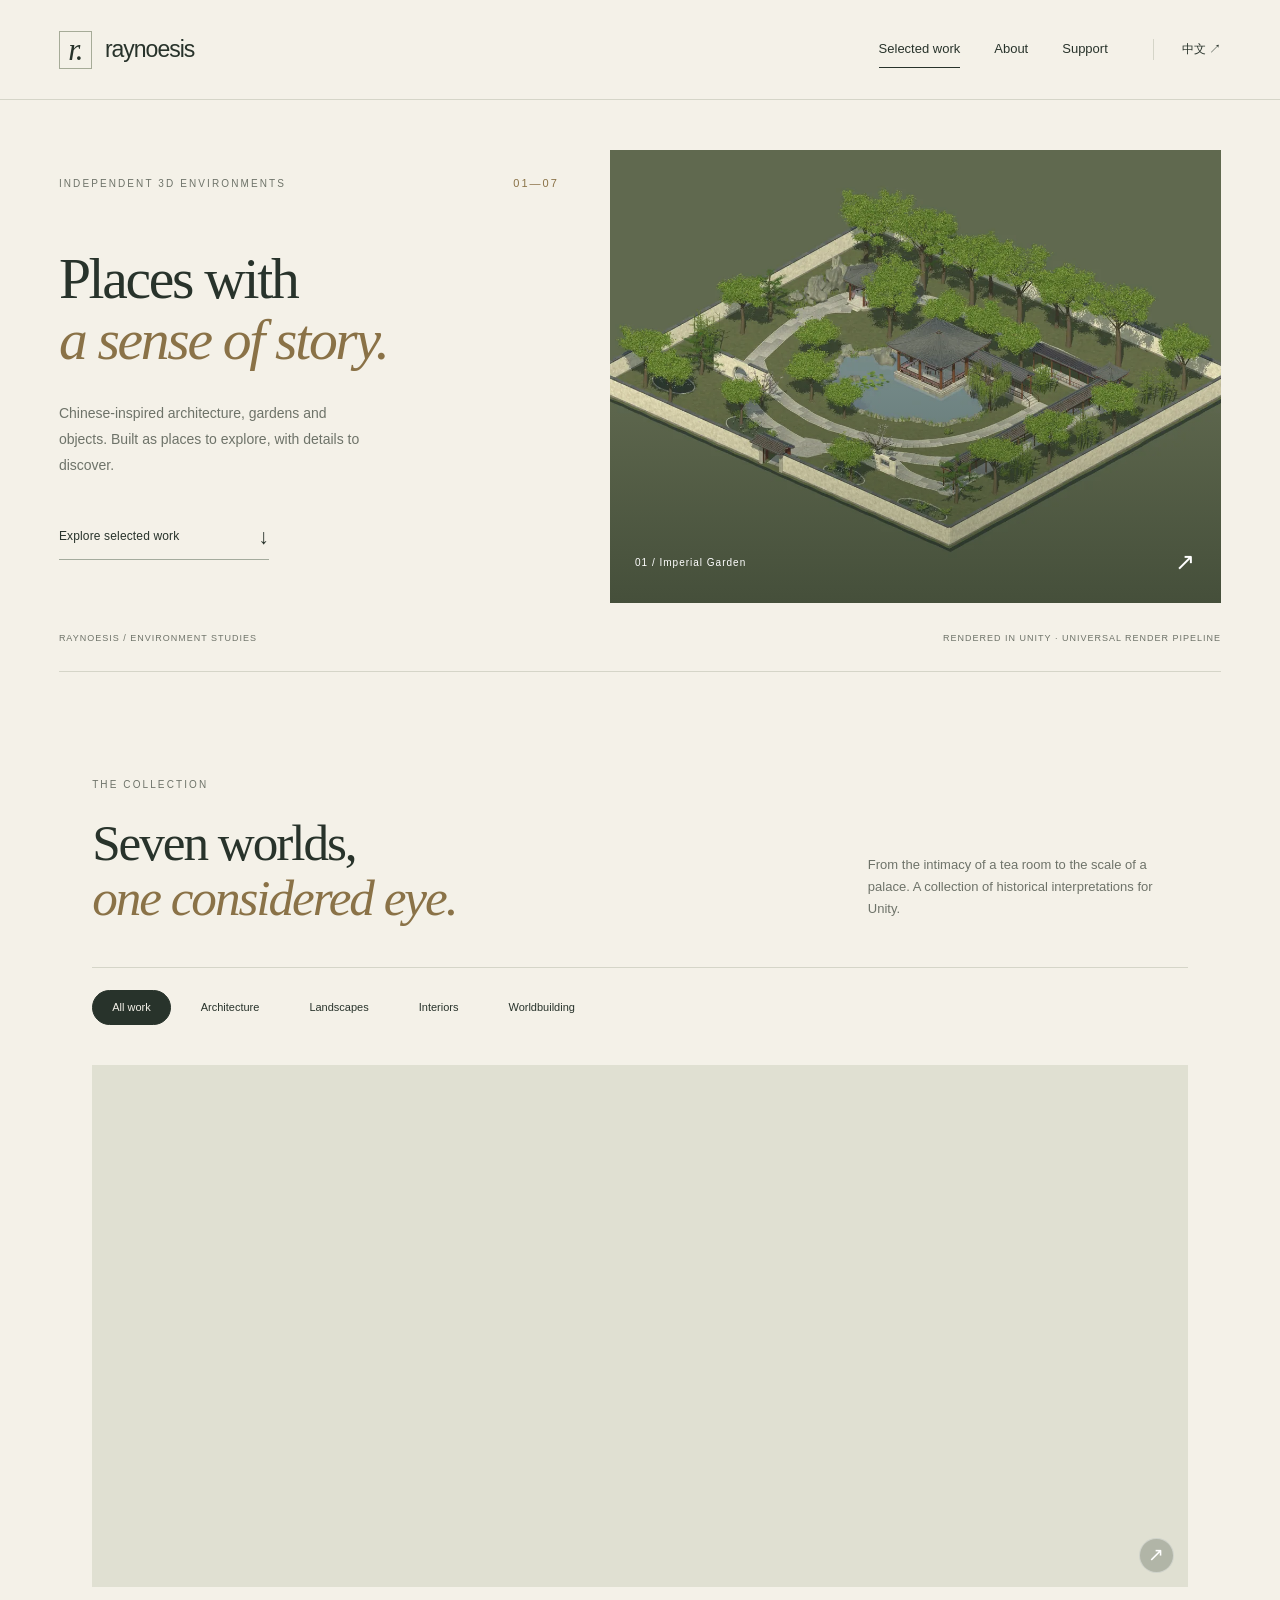
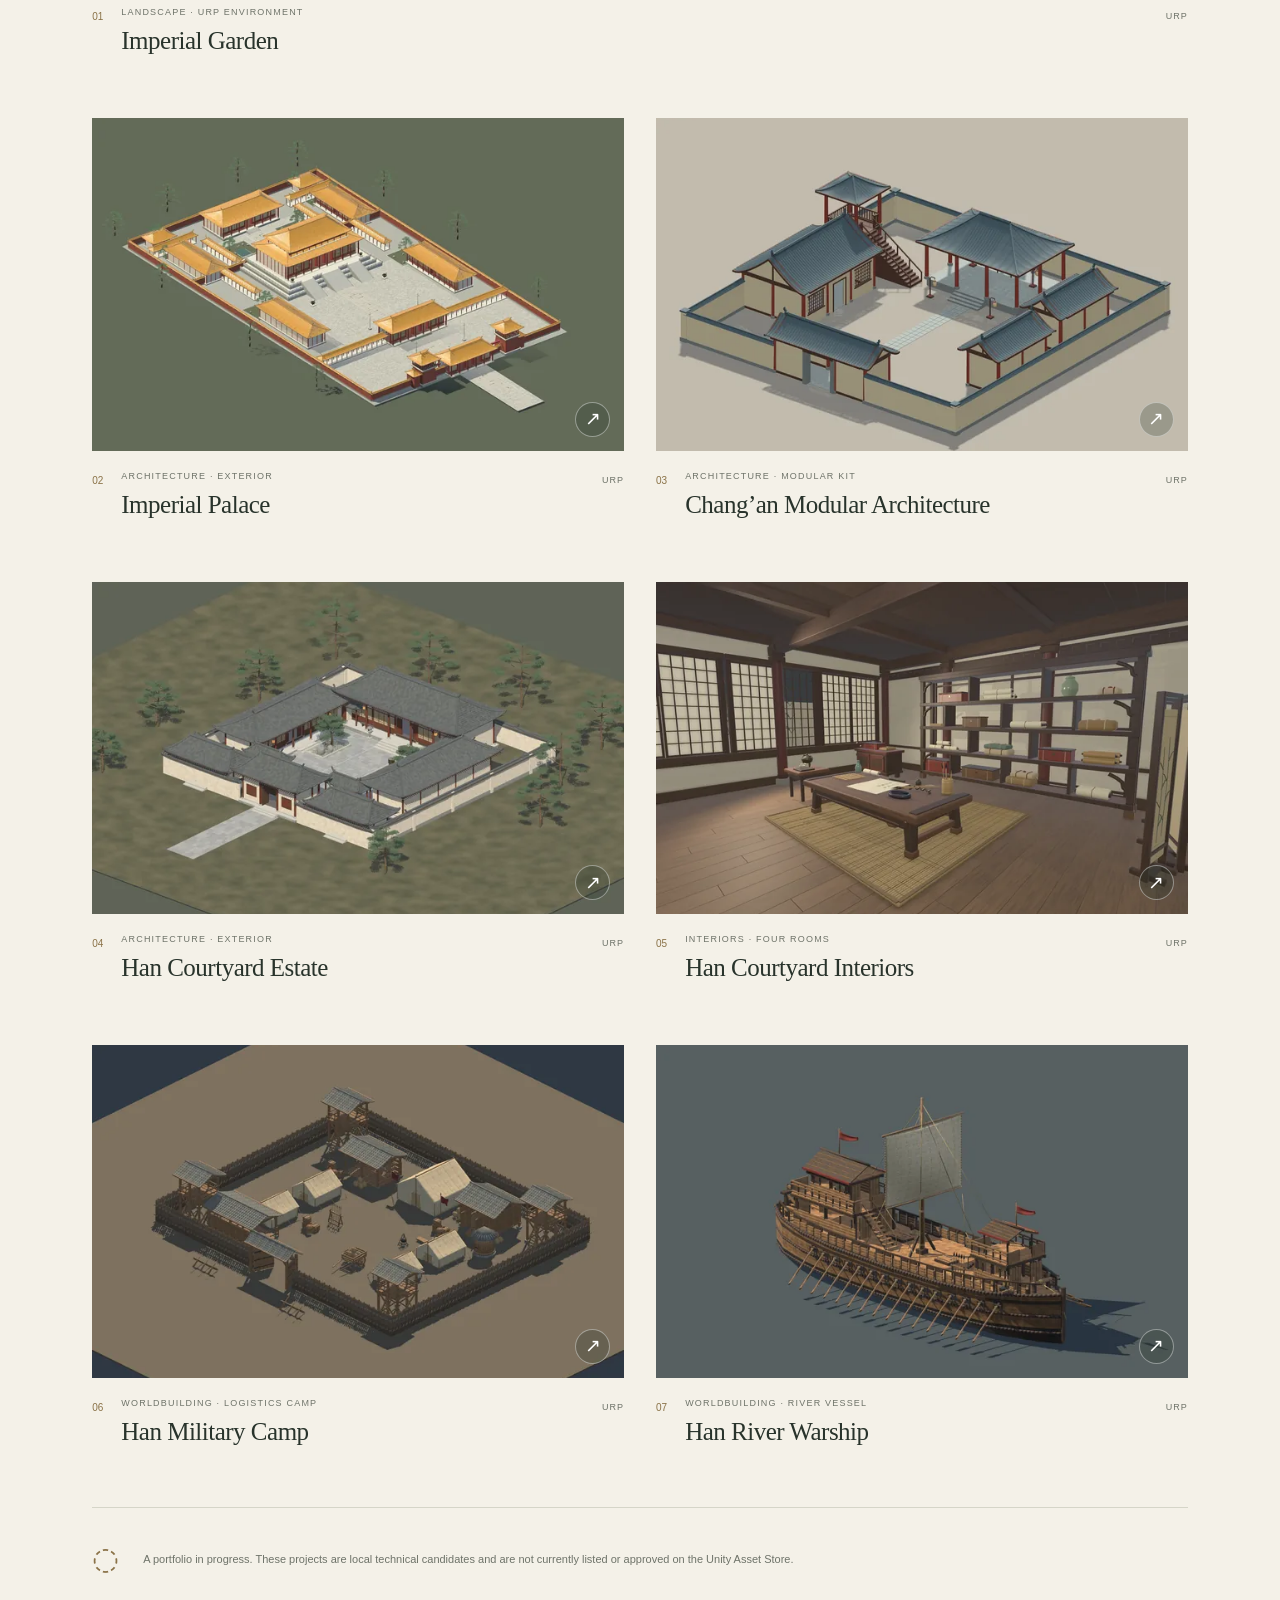
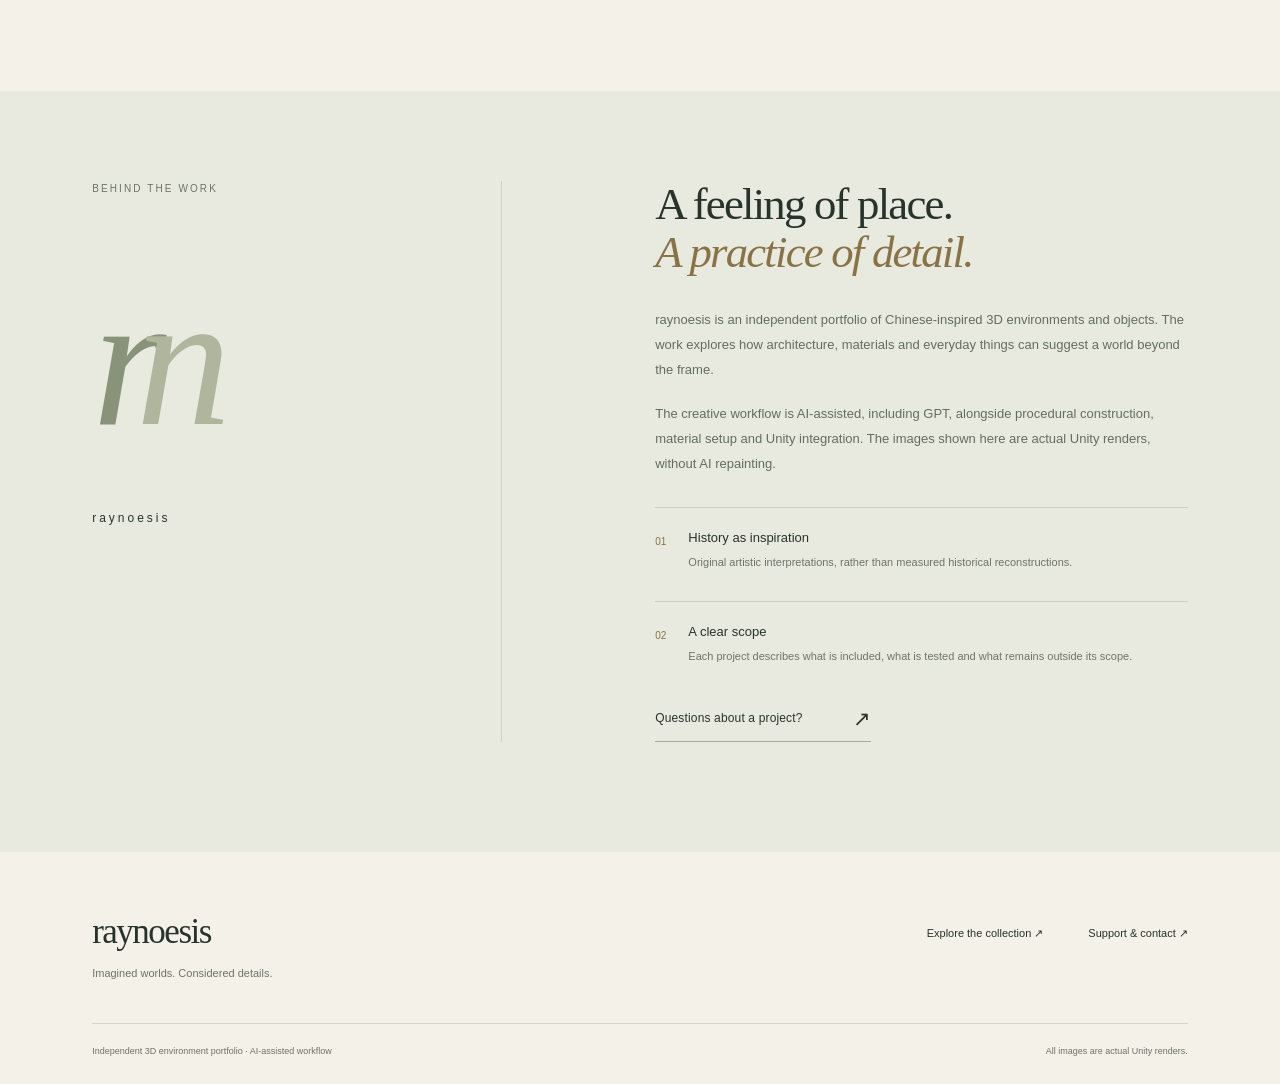
<file: index.html>
<!doctype html><html lang="en"><head><meta charset="utf-8"><meta name="viewport" content="width=device-width,initial-scale=1"><meta name="color-scheme" content="light"><title>Chinese-inspired 3D environments — raynoesis</title><meta name="description" content="Explore Chinese-inspired architecture, gardens, interiors and vessels by raynoesis. Actual Unity renders and clear project scope."><link rel="icon" href="assets/favicon.svg" type="image/svg+xml"><link rel="stylesheet" href="assets/site.css?v=20261023-2"><script src="assets/config.js" defer></script><script src="assets/site.js" defer></script></head><body><a class="skip-link" href="#main"><span data-en="Skip to content" data-zh="跳至正文" >Skip to content</span></a><header class="site-header"><a class="brand" href="index.html" aria-label="raynoesis home"><span class="brand-mark" aria-hidden="true">r.</span>raynoesis</a><button class="menu-toggle" type="button" aria-controls="main-nav" aria-expanded="false" data-label-en="Open navigation" data-label-zh="展开导航" aria-label="Open navigation"><span></span><span></span></button><nav id="main-nav" aria-label="Main navigation" data-label-en="Main navigation" data-label-zh="主导航"><a aria-current="page" href="index.html#work"><span data-en="Selected work" data-zh="作品" >Selected work</span></a><a href="index.html#about"><span data-en="About" data-zh="关于" >About</span></a><a  href="support.html"><span data-en="Support" data-zh="支持" >Support</span></a></nav><button class="language" type="button" aria-label="Switch to Chinese" data-language-toggle>中文 <span aria-hidden="true">↗</span></button></header><main id="main"><section class="hero"><div class="hero-copy"><div class="eyebrow"><span data-en="Independent 3D environments" data-zh="独立 3D 环境作品" >Independent 3D environments</span><span class="edition">01—07</span></div><h1><span data-en="Places with" data-zh="让空间" >Places with</span><br><em><span data-en="a sense of story." data-zh="自有故事。" >a sense of story.</span></em></h1><p data-en="Chinese-inspired architecture, gardens and objects. Built as places to explore, with details to discover." data-zh="以中国建筑、园林与器物为灵感，构建可以探索、值得细察的空间。" class="hero-intro">Chinese-inspired architecture, gardens and objects. Built as places to explore, with details to discover.</p><a class="text-link" href="#work"><span data-en="Explore selected work" data-zh="浏览精选作品" >Explore selected work</span><span aria-hidden="true">↓</span></a></div><a class="hero-art" href="imperial-garden.html"><img class="" src="assets/images/imperial-garden-1-1280.webp" srcset="assets/images/imperial-garden-1-640.webp 640w, assets/images/imperial-garden-1-1280.webp 1280w, assets/images/imperial-garden-1-1920.webp 1920w" sizes="(max-width: 900px) 100vw, 68vw" width="1920" height="1280" alt="The complete garden, with pond, pavilions and perimeter walls" data-alt-en="The complete garden, with pond, pavilions and perimeter walls" data-alt-zh="完整园林：池塘、亭榭与围墙" fetchpriority="high" decoding="async"><span class="image-label"><span>01 / <span data-en="Imperial Garden" data-zh="御花园" >Imperial Garden</span></span><span aria-hidden="true">↗</span></span></a><div class="hero-bottom"><span>raynoesis / <span data-en="Environment studies" data-zh="环境创作" >Environment studies</span></span><span data-en="Rendered in Unity · Universal Render Pipeline" data-zh="Unity 实际渲染 · 通用渲染管线" >Rendered in Unity · Universal Render Pipeline</span></div></section>
<section id="work" class="work section-wrap"><div class="section-heading"><div><div class="eyebrow"><span data-en="The collection" data-zh="作品集" >The collection</span></div><h2><span data-en="Seven worlds," data-zh="七个空间，" >Seven worlds,</span><br><em><span data-en="one considered eye." data-zh="一份细察。" >one considered eye.</span></em></h2></div><p data-en="From the intimacy of a tea room to the scale of a palace. A collection of historical interpretations for Unity." data-zh="从茶室的亲密尺度，到宫城的恢宏气象。一组面向 Unity 的历史灵感创作。" >From the intimacy of a tea room to the scale of a palace. A collection of historical interpretations for Unity.</p></div><div class="filters" role="group" aria-label="Filter projects" data-label-en="Filter projects" data-label-zh="筛选作品" hidden><button type="button" data-filter="all" aria-pressed="true"><span data-en="All work" data-zh="全部" >All work</span></button><button type="button" data-filter="architecture" aria-pressed="false"><span data-en="Architecture" data-zh="建筑" >Architecture</span></button><button type="button" data-filter="landscapes" aria-pressed="false"><span data-en="Landscapes" data-zh="园林" >Landscapes</span></button><button type="button" data-filter="interiors" aria-pressed="false"><span data-en="Interiors" data-zh="内景" >Interiors</span></button><button type="button" data-filter="worldbuilding" aria-pressed="false"><span data-en="Worldbuilding" data-zh="世界构建" >Worldbuilding</span></button></div><p class="sr-only" id="filter-status" aria-live="polite"></p><div class="work-grid"><article class="work-card work-1" data-category="landscapes"><a href="imperial-garden.html" class="work-image"><img class="" src="assets/images/imperial-garden-1-1280.webp" srcset="assets/images/imperial-garden-1-640.webp 640w, assets/images/imperial-garden-1-1280.webp 1280w, assets/images/imperial-garden-1-1920.webp 1920w" sizes="(max-width: 700px) 100vw, 50vw" width="1920" height="1280" alt="The complete garden, with pond, pavilions and perimeter walls" data-alt-en="The complete garden, with pond, pavilions and perimeter walls" data-alt-zh="完整园林：池塘、亭榭与围墙" loading="lazy" decoding="async"><span class="image-arrow" aria-hidden="true">↗</span></a><div class="work-meta"><span class="work-number">01</span><div><p data-en="Landscape · URP environment" data-zh="园林 · URP 场景" class="work-kind">Landscape · URP environment</p><h3><a href="imperial-garden.html"><span data-en="Imperial Garden" data-zh="御花园" >Imperial Garden</span></a></h3></div><span class="card-urp">URP</span></div></article><article class="work-card work-2" data-category="architecture"><a href="imperial-palace.html" class="work-image"><img class="" src="assets/images/imperial-palace-1-1280.webp" srcset="assets/images/imperial-palace-1-640.webp 640w, assets/images/imperial-palace-1-1280.webp 1280w, assets/images/imperial-palace-1-1920.webp 1920w" sizes="(max-width: 700px) 100vw, 50vw" width="1920" height="1280" alt="The full palace compound and its ceremonial axis" data-alt-en="The full palace compound and its ceremonial axis" data-alt-zh="完整宫城与礼仪轴线" loading="lazy" decoding="async"><span class="image-arrow" aria-hidden="true">↗</span></a><div class="work-meta"><span class="work-number">02</span><div><p data-en="Architecture · Exterior" data-zh="建筑 · 外景" class="work-kind">Architecture · Exterior</p><h3><a href="imperial-palace.html"><span data-en="Imperial Palace" data-zh="皇宫外景" >Imperial Palace</span></a></h3></div><span class="card-urp">URP</span></div></article><article class="work-card work-3" data-category="architecture"><a href="changan.html" class="work-image"><img class="" src="assets/images/changan-1-1280-41e94fbd.webp" srcset="assets/images/changan-1-640-41e94fbd.webp 640w, assets/images/changan-1-1280-41e94fbd.webp 1280w, assets/images/changan-1-1920-41e94fbd.webp 1920w" sizes="(max-width: 700px) 100vw, 50vw" width="1920" height="1280" alt="Corrected fortified manor: kitchen and granary eaves are separated" data-alt-en="Corrected fortified manor: kitchen and granary eaves are separated" data-alt-zh="修订后的庄园：厨房与粮仓屋檐已分离" loading="lazy" decoding="async"><span class="image-arrow" aria-hidden="true">↗</span></a><div class="work-meta"><span class="work-number">03</span><div><p data-en="Architecture · Modular kit" data-zh="建筑 · 模块套件" class="work-kind">Architecture · Modular kit</p><h3><a href="changan.html"><span data-en="Chang’an Modular Architecture" data-zh="长安模块建筑" >Chang’an Modular Architecture</span></a></h3></div><span class="card-urp">URP</span></div></article><article class="work-card work-4" data-category="architecture"><a href="courtyard-exterior.html" class="work-image"><img class="" src="assets/images/courtyard-exterior-1-1280.webp" srcset="assets/images/courtyard-exterior-1-640.webp 640w, assets/images/courtyard-exterior-1-1280.webp 1280w, assets/images/courtyard-exterior-1-1920.webp 1920w" sizes="(max-width: 700px) 100vw, 50vw" width="1920" height="1280" alt="The entire courtyard estate with surrounding landscape" data-alt-en="The entire courtyard estate with surrounding landscape" data-alt-zh="完整府邸及周边景观" loading="lazy" decoding="async"><span class="image-arrow" aria-hidden="true">↗</span></a><div class="work-meta"><span class="work-number">04</span><div><p data-en="Architecture · Exterior" data-zh="建筑 · 外景" class="work-kind">Architecture · Exterior</p><h3><a href="courtyard-exterior.html"><span data-en="Han Courtyard Estate" data-zh="汉式府邸外景" >Han Courtyard Estate</span></a></h3></div><span class="card-urp">URP</span></div></article><article class="work-card work-5" data-category="interiors"><a href="courtyard-interiors.html" class="work-image"><img class="" src="assets/images/courtyard-interiors-1-1280.webp" srcset="assets/images/courtyard-interiors-1-640.webp 640w, assets/images/courtyard-interiors-1-1280.webp 1280w, assets/images/courtyard-interiors-1-1920.webp 1920w" sizes="(max-width: 700px) 100vw, 50vw" width="1920" height="1280" alt="A furnished scholar’s study with desk and shelving" data-alt-en="A furnished scholar’s study with desk and shelving" data-alt-zh="书桌与书架陈设完整的书房" loading="lazy" decoding="async"><span class="image-arrow" aria-hidden="true">↗</span></a><div class="work-meta"><span class="work-number">05</span><div><p data-en="Interiors · Four rooms" data-zh="内景 · 四个空间" class="work-kind">Interiors · Four rooms</p><h3><a href="courtyard-interiors.html"><span data-en="Han Courtyard Interiors" data-zh="汉式府邸内景" >Han Courtyard Interiors</span></a></h3></div><span class="card-urp">URP</span></div></article><article class="work-card work-6" data-category="worldbuilding"><a href="han-camp.html" class="work-image"><img class="" src="assets/images/han-camp-1-1280.webp" srcset="assets/images/han-camp-1-640.webp 640w, assets/images/han-camp-1-1280.webp 1280w, assets/images/han-camp-1-1920.webp 1920w" sizes="(max-width: 700px) 100vw, 50vw" width="1920" height="1280" alt="A fortified camp with tents and supply buildings" data-alt-en="A fortified camp with tents and supply buildings" data-alt-zh="帐篷与后勤建筑组成的设防军营" loading="lazy" decoding="async"><span class="image-arrow" aria-hidden="true">↗</span></a><div class="work-meta"><span class="work-number">06</span><div><p data-en="Worldbuilding · Logistics camp" data-zh="世界构建 · 后勤军营" class="work-kind">Worldbuilding · Logistics camp</p><h3><a href="han-camp.html"><span data-en="Han Military Camp" data-zh="汉式军营" >Han Military Camp</span></a></h3></div><span class="card-urp">URP</span></div></article><article class="work-card work-7" data-category="worldbuilding"><a href="han-warship.html" class="work-image"><img class="" src="assets/images/han-warship-1-1280.webp" srcset="assets/images/han-warship-1-640.webp 640w, assets/images/han-warship-1-1280.webp 1280w, assets/images/han-warship-1-1920.webp 1920w" sizes="(max-width: 700px) 100vw, 50vw" width="1920" height="1280" alt="The complete timber warship with sail and oars" data-alt-en="The complete timber warship with sail and oars" data-alt-zh="带船帆与船桨的完整木质楼船" loading="lazy" decoding="async"><span class="image-arrow" aria-hidden="true">↗</span></a><div class="work-meta"><span class="work-number">07</span><div><p data-en="Worldbuilding · River vessel" data-zh="世界构建 · 江河船舶" class="work-kind">Worldbuilding · River vessel</p><h3><a href="han-warship.html"><span data-en="Han River Warship" data-zh="汉式楼船" >Han River Warship</span></a></h3></div><span class="card-urp">URP</span></div></article></div><aside class="collection-note"><span aria-hidden="true">◌</span><p data-en="A portfolio in progress. These projects are local technical candidates and are not currently listed or approved on the Unity Asset Store." data-zh="持续完善中的作品集。目前所有项目均为本地技术候选版本，尚未在 Unity Asset Store 上架或获批。" >A portfolio in progress. These projects are local technical candidates and are not currently listed or approved on the Unity Asset Store.</p></aside></section>
<section id="about" class="about section-wrap"><div class="about-side"><div class="eyebrow"><span data-en="Behind the work" data-zh="创作方式" >Behind the work</span></div><div class="about-monogram" aria-hidden="true">r<span>n</span></div><p>raynoesis</p></div><div class="about-copy"><h2><span data-en="A feeling of place." data-zh="空间的气质。" >A feeling of place.</span><br><em><span data-en="A practice of detail." data-zh="细节的实践。" >A practice of detail.</span></em></h2><p data-en="raynoesis is an independent portfolio of Chinese-inspired 3D environments and objects. The work explores how architecture, materials and everyday things can suggest a world beyond the frame." data-zh="raynoesis 是一个独立的 3D 环境与器物作品集，以中国文化意象为灵感，探索建筑、材质与日常器物如何暗示画面之外的世界。" >raynoesis is an independent portfolio of Chinese-inspired 3D environments and objects. The work explores how architecture, materials and everyday things can suggest a world beyond the frame.</p><p data-en="The creative workflow is AI-assisted, including GPT, alongside procedural construction, material setup and Unity integration. The images shown here are actual Unity renders, without AI repainting." data-zh="创作采用包括 GPT 在内的 AI 辅助工作流，并结合程序化构建、材质配置与 Unity 集成。这里展示的图片均为 Unity 实际渲染，未经 AI 重绘。" >The creative workflow is AI-assisted, including GPT, alongside procedural construction, material setup and Unity integration. The images shown here are actual Unity renders, without AI repainting.</p><div class="approach-row"><span>01</span><div><h3 data-en="History as inspiration" data-zh="以历史为灵感" >History as inspiration</h3><p data-en="Original artistic interpretations, rather than measured historical reconstructions." data-zh="原创的艺术化诠释，而非基于精确测绘的历史复原。" >Original artistic interpretations, rather than measured historical reconstructions.</p></div></div><div class="approach-row"><span>02</span><div><h3 data-en="A clear scope" data-zh="明确的作品边界" >A clear scope</h3><p data-en="Each project describes what is included, what is tested and what remains outside its scope." data-zh="每个项目均说明所含内容、已测试配置与功能范围。" >Each project describes what is included, what is tested and what remains outside its scope.</p></div></div><a class="text-link" href="support.html"><span data-en="Questions about a project?" data-zh="想进一步了解作品？" >Questions about a project?</span><span aria-hidden="true">↗</span></a></div></section></main><footer><div><a class="footer-brand" href="index.html">raynoesis</a><p data-en="Imagined worlds. Considered details." data-zh="构想世界，细察万物。" >Imagined worlds. Considered details.</p></div><div class="footer-links"><a href="index.html#work"><span data-en="Explore the collection" data-zh="浏览作品" >Explore the collection</span> ↗</a><a href="support.html"><span data-en="Support &amp; contact" data-zh="支持与联系" >Support &amp; contact</span> ↗</a></div><div class="footer-note"><span data-en="Independent 3D environment portfolio · AI-assisted workflow" data-zh="独立 3D 环境作品集 · AI 辅助工作流" >Independent 3D environment portfolio · AI-assisted workflow</span><span data-en="All images are actual Unity renders." data-zh="全部图片均为 Unity 实际渲染。" >All images are actual Unity renders.</span></div></footer><noscript><p class="noscript">JavaScript is disabled. All projects and support guidance remain available in English. Enable JavaScript to switch language and enlarge gallery images.</p></noscript></body></html>
</file>
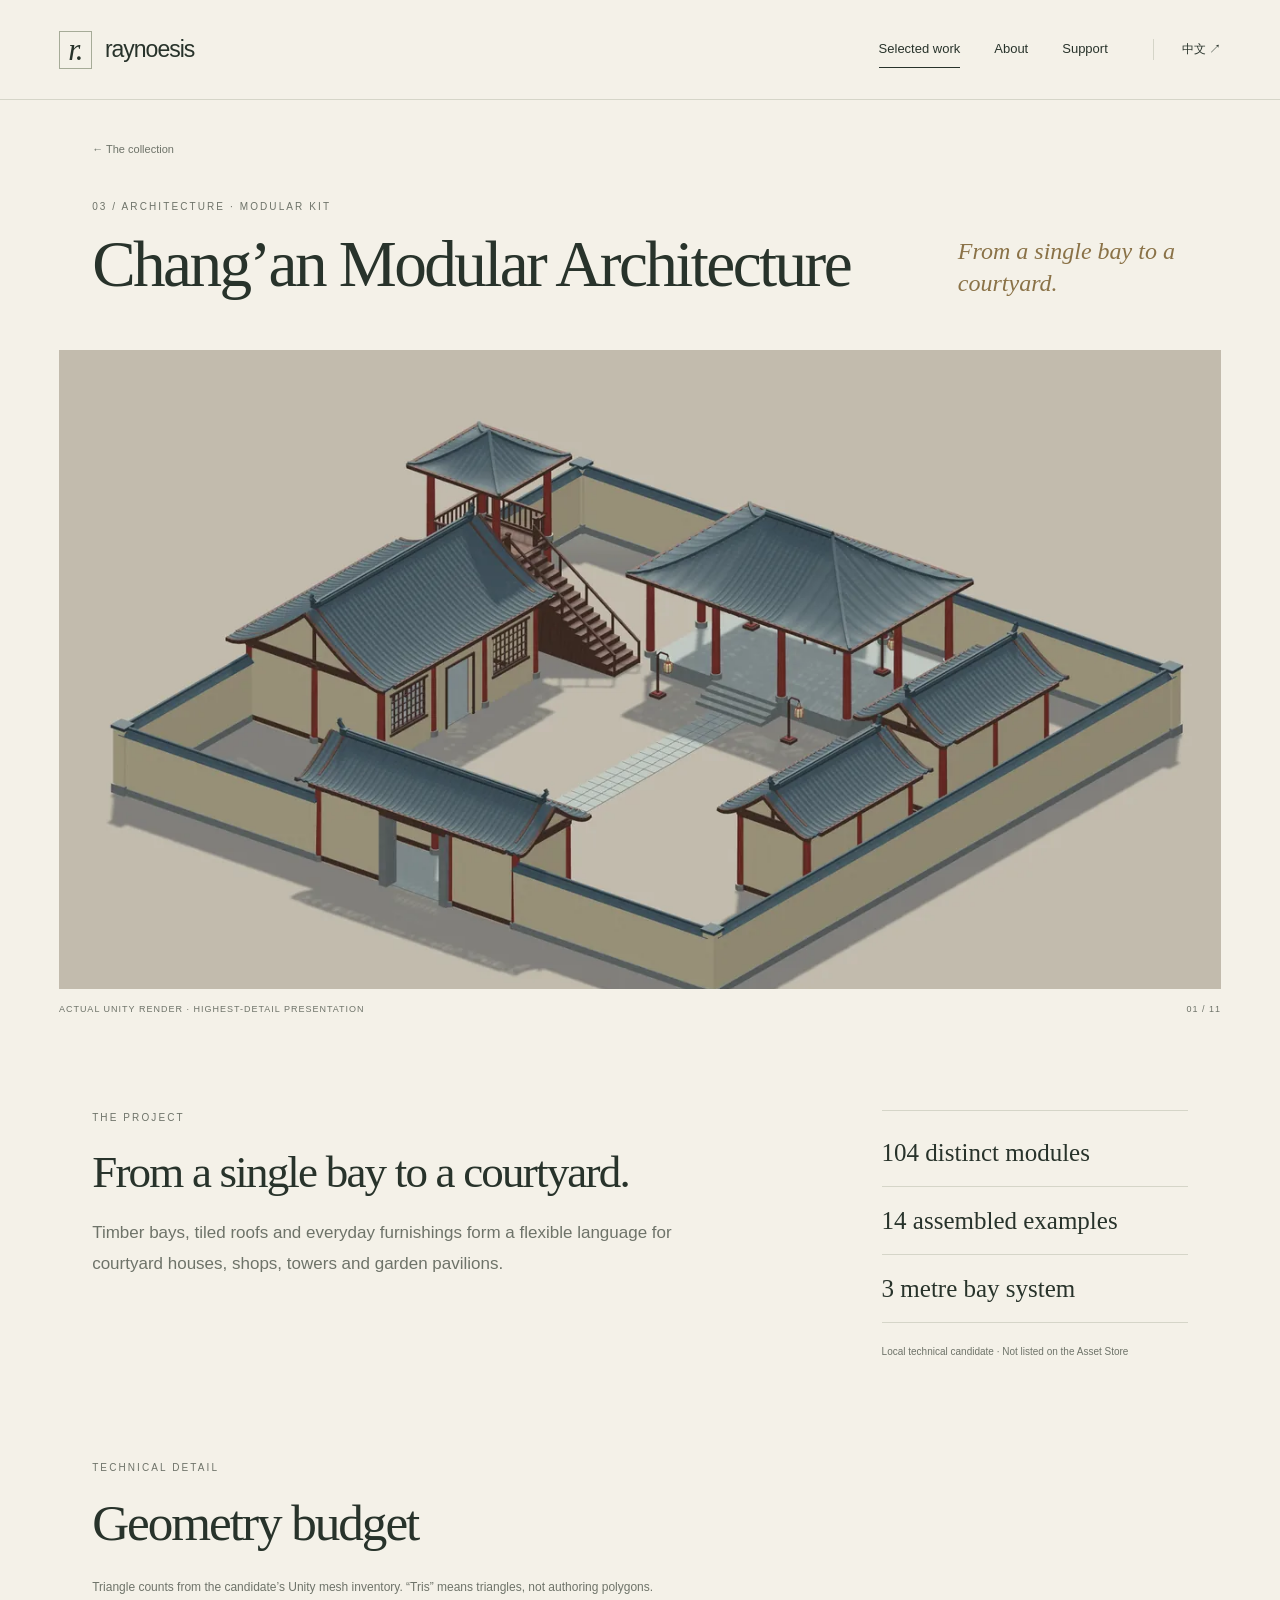
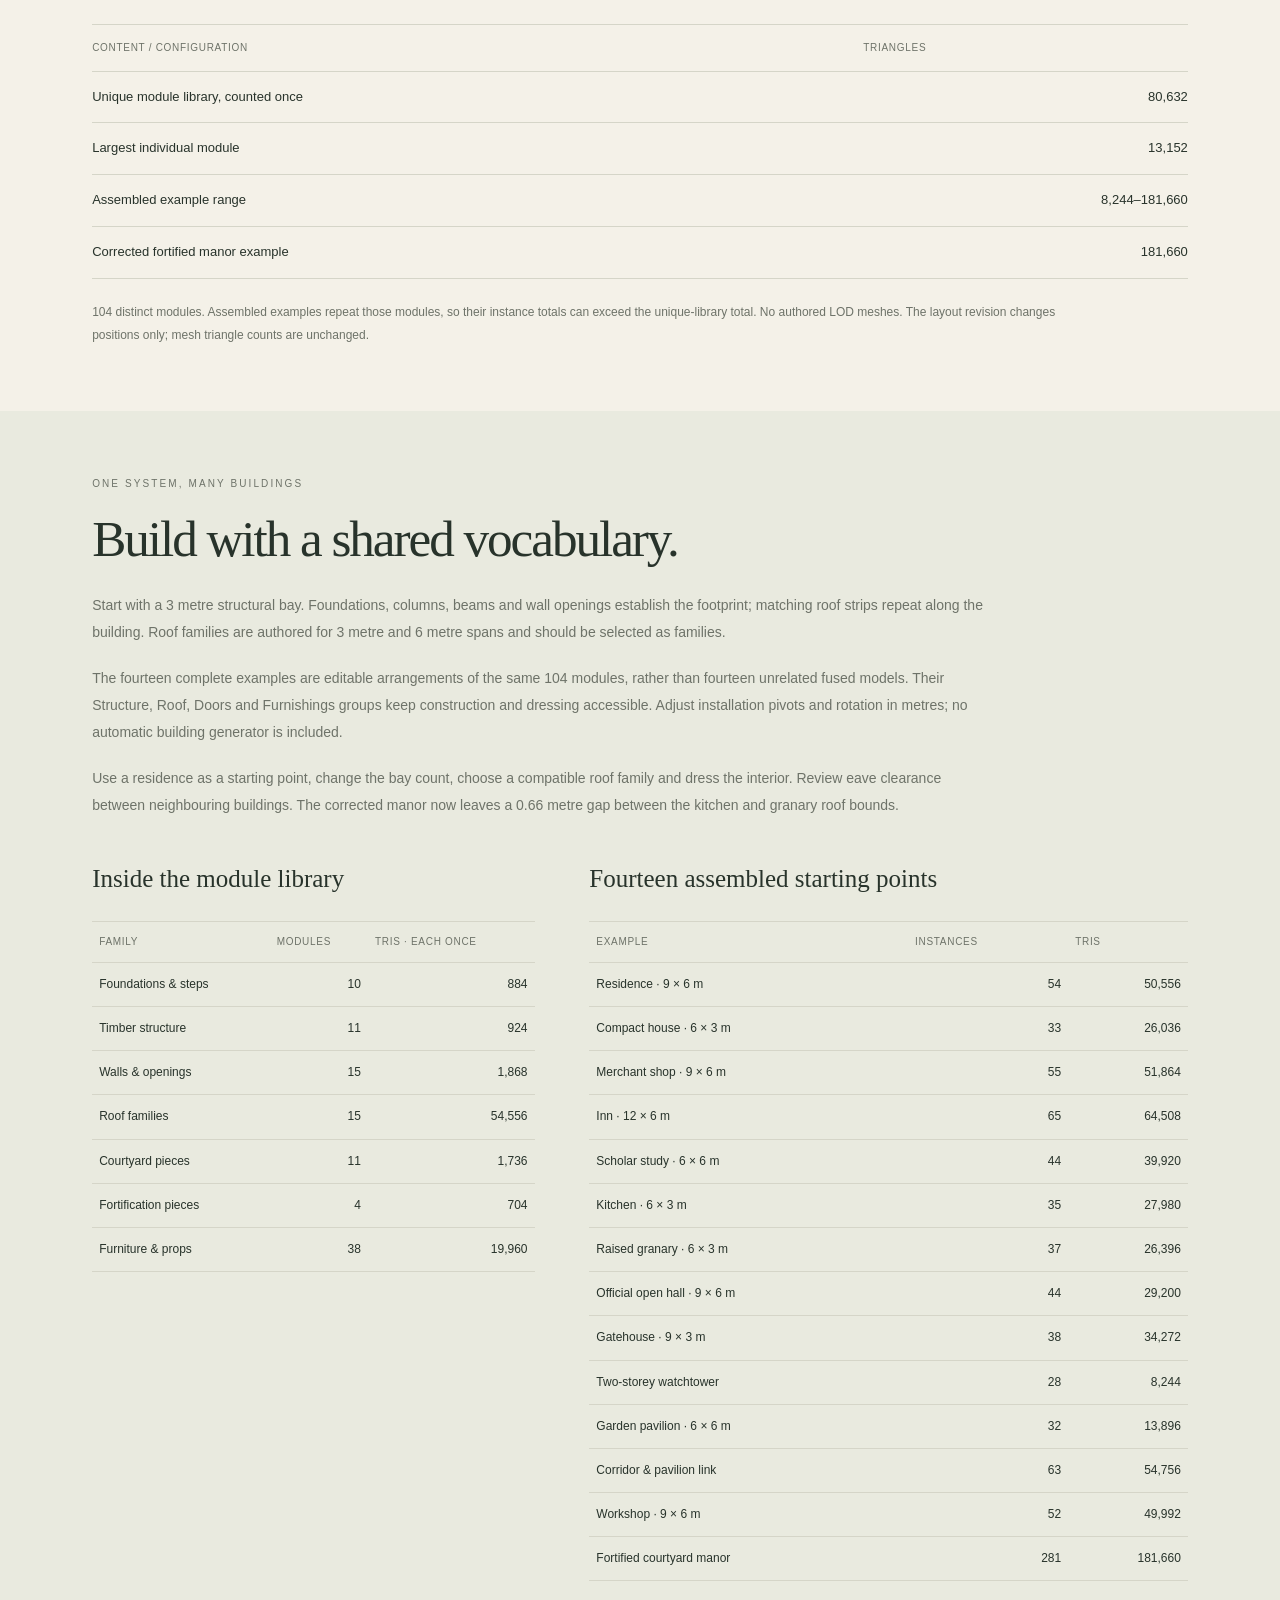
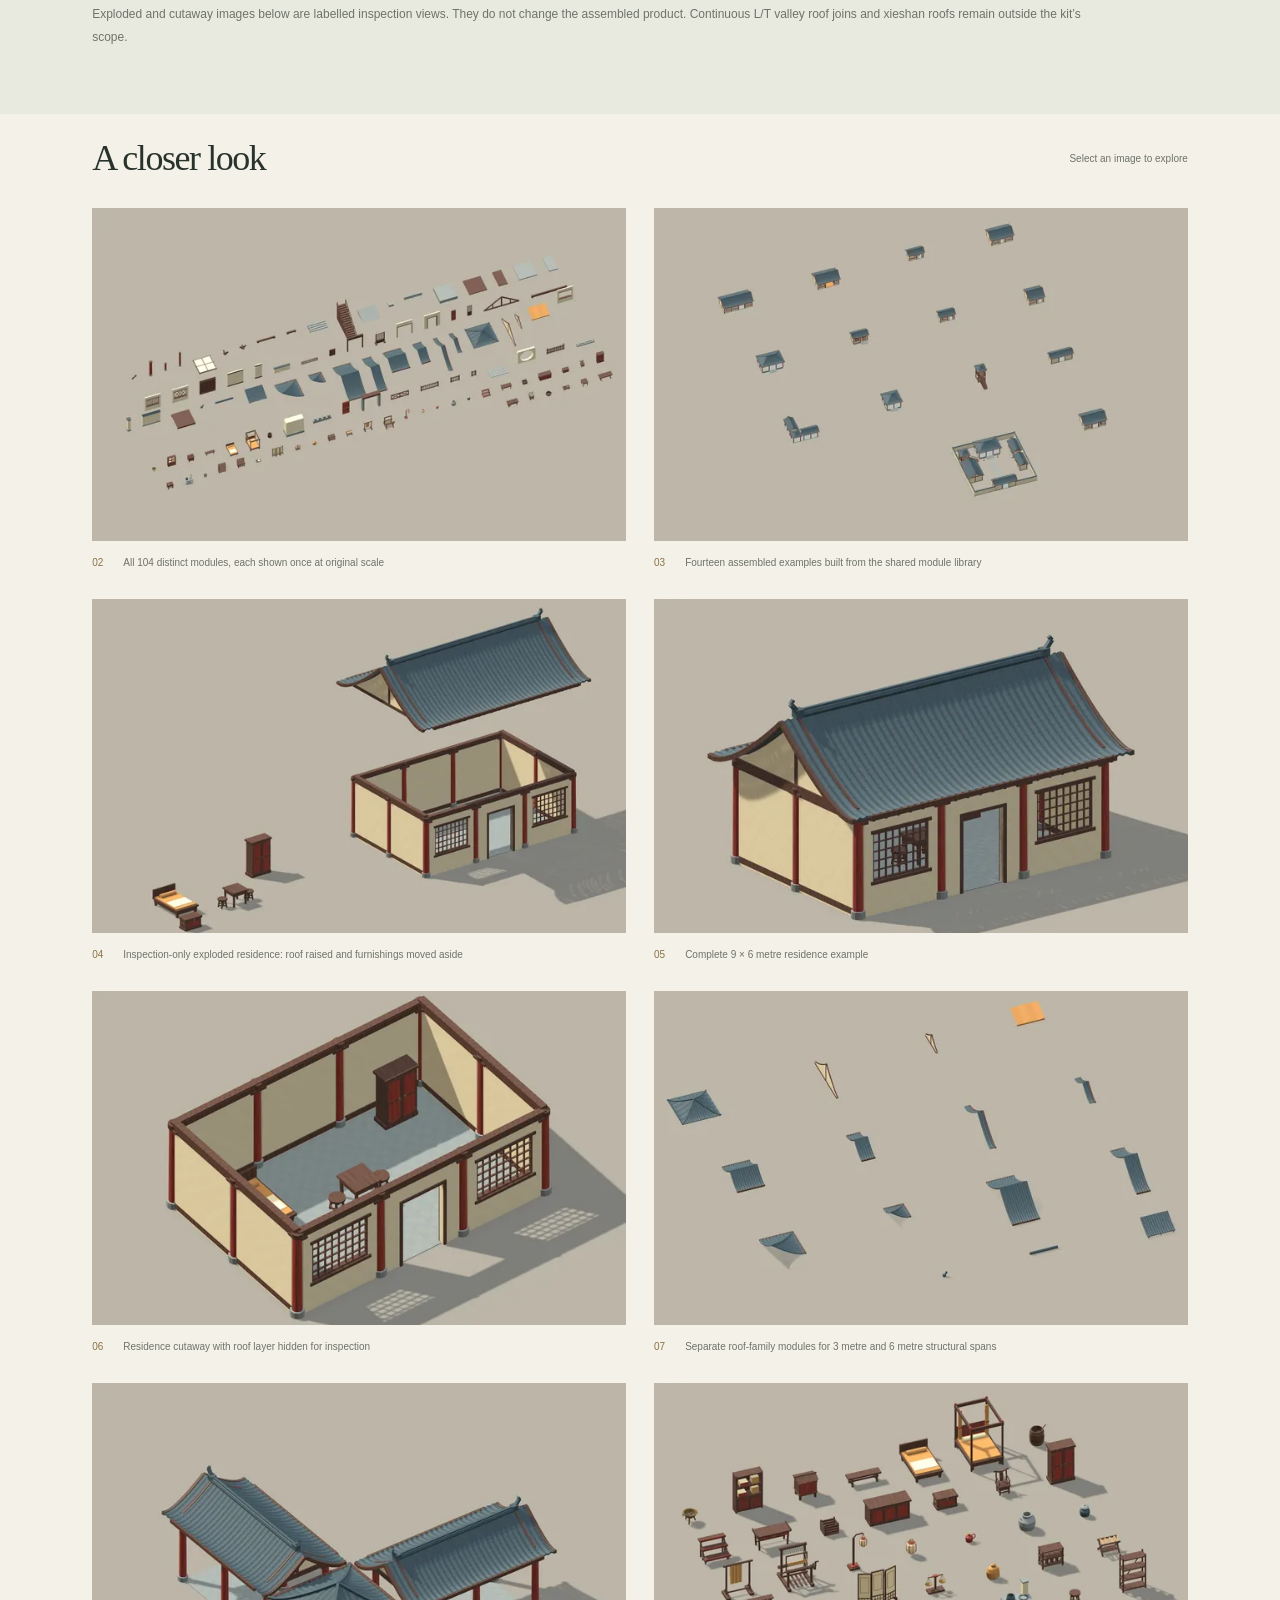
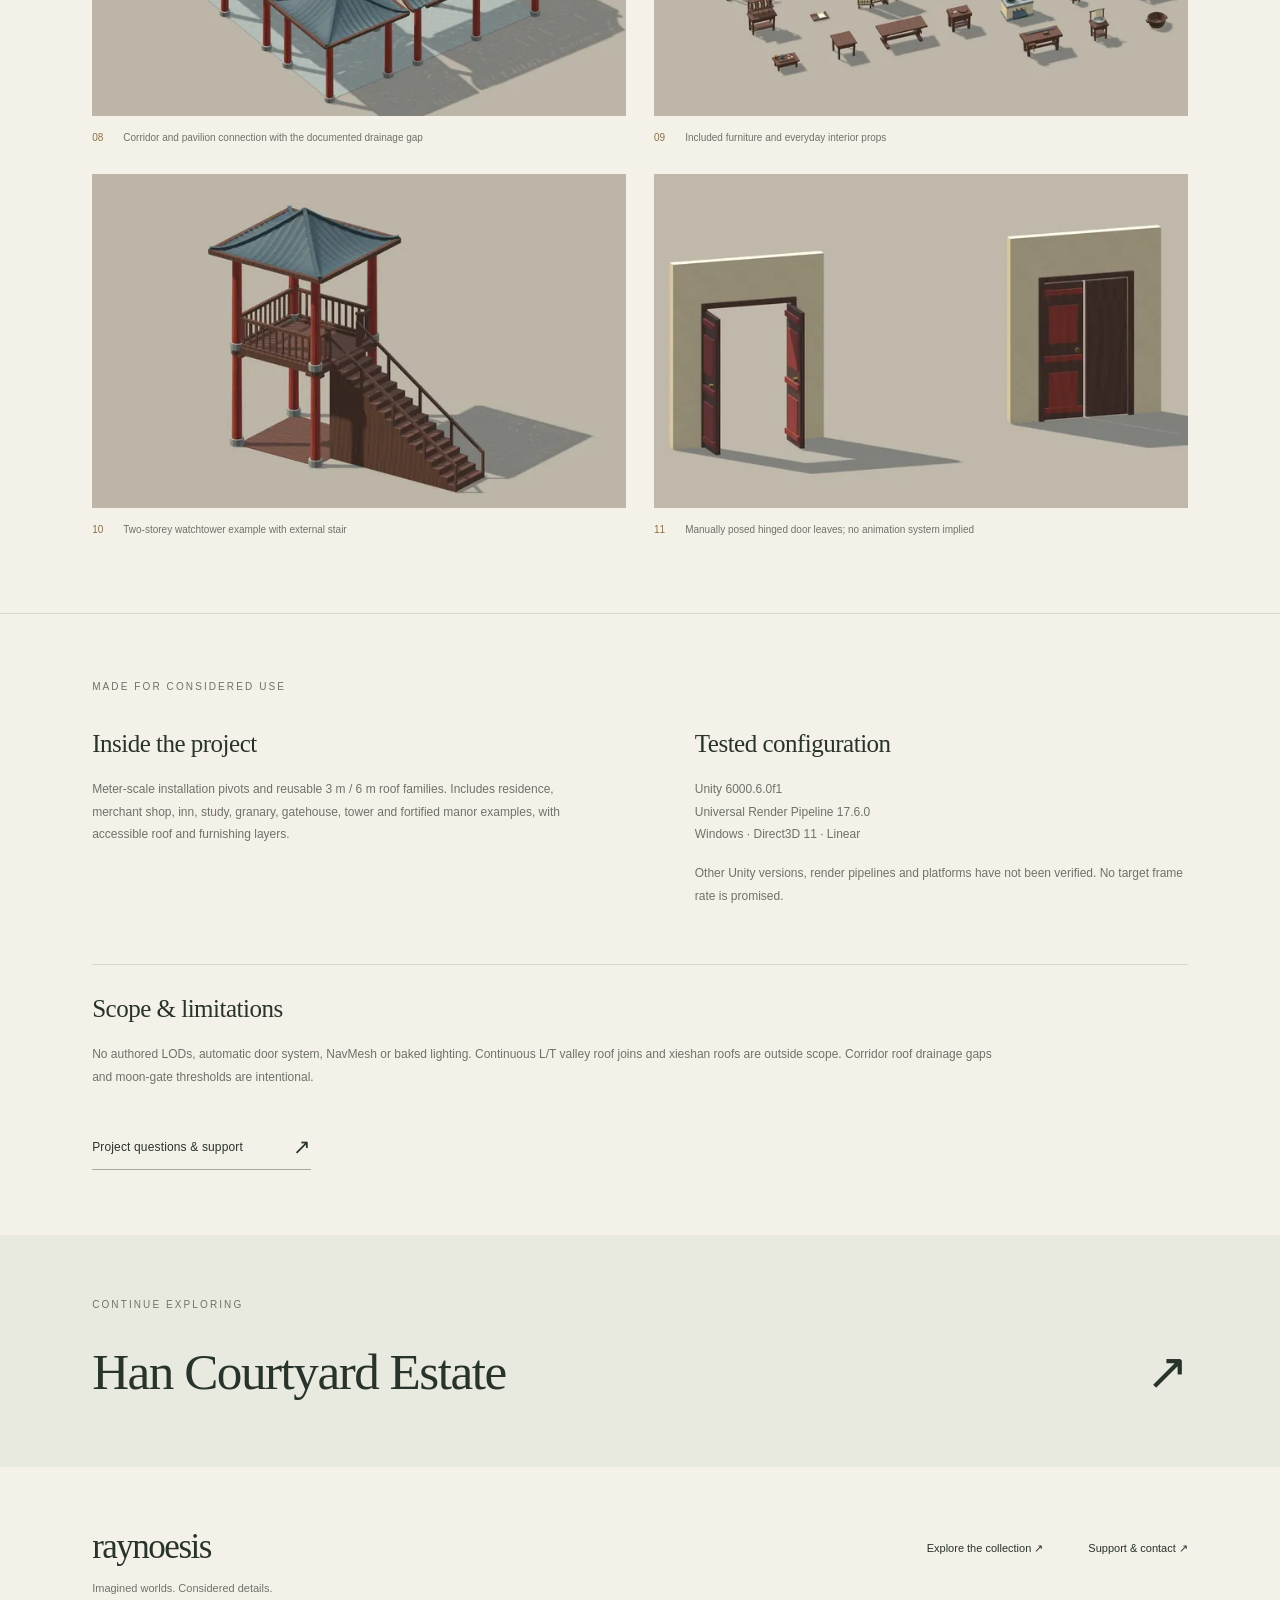
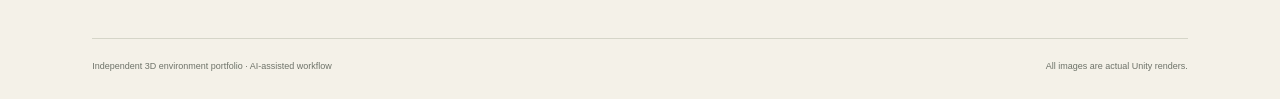
<file: changan.html>
<!doctype html><html lang="en"><head><meta charset="utf-8"><meta name="viewport" content="width=device-width,initial-scale=1"><meta name="color-scheme" content="light"><title>Chang’an Modular Architecture — raynoesis</title><meta name="description" content="Timber bays, tiled roofs and everyday furnishings form a flexible language for courtyard houses, shops, towers and garden pavilions."><link rel="icon" href="assets/favicon.svg" type="image/svg+xml"><link rel="stylesheet" href="assets/site.css?v=20261023-2"><script src="assets/config.js" defer></script><script src="assets/site.js" defer></script></head><body><a class="skip-link" href="#main"><span data-en="Skip to content" data-zh="跳至正文" >Skip to content</span></a><header class="site-header"><a class="brand" href="index.html" aria-label="raynoesis home"><span class="brand-mark" aria-hidden="true">r.</span>raynoesis</a><button class="menu-toggle" type="button" aria-controls="main-nav" aria-expanded="false" data-label-en="Open navigation" data-label-zh="展开导航" aria-label="Open navigation"><span></span><span></span></button><nav id="main-nav" aria-label="Main navigation" data-label-en="Main navigation" data-label-zh="主导航"><a aria-current="page" href="index.html#work"><span data-en="Selected work" data-zh="作品" >Selected work</span></a><a href="index.html#about"><span data-en="About" data-zh="关于" >About</span></a><a  href="support.html"><span data-en="Support" data-zh="支持" >Support</span></a></nav><button class="language" type="button" aria-label="Switch to Chinese" data-language-toggle>中文 <span aria-hidden="true">↗</span></button></header><main id="main"><div class="project-heading section-wrap"><a class="back-link" href="index.html#work">← <span data-en="The collection" data-zh="返回作品集" >The collection</span></a><div class="project-heading-row"><div><div class="eyebrow">03 / <span data-en="Architecture · Modular kit" data-zh="建筑 · 模块套件" >Architecture · Modular kit</span></div><h1><span data-en="Chang’an Modular Architecture" data-zh="长安模块建筑" >Chang’an Modular Architecture</span></h1></div><p data-en="From a single bay to a courtyard." data-zh="从一间开间，到一座院落。" class="project-tag">From a single bay to a courtyard.</p></div></div><section class="project-cover"><img class="" src="assets/images/changan-1-1280-41e94fbd.webp" srcset="assets/images/changan-1-640-41e94fbd.webp 640w, assets/images/changan-1-1280-41e94fbd.webp 1280w, assets/images/changan-1-1920-41e94fbd.webp 1920w" sizes="100vw" width="1920" height="1280" alt="Corrected fortified manor: kitchen and granary eaves are separated" data-alt-en="Corrected fortified manor: kitchen and granary eaves are separated" data-alt-zh="修订后的庄园：厨房与粮仓屋檐已分离" fetchpriority="high" decoding="async"><div class="project-cover-caption"><span data-en="Actual Unity render · Highest-detail presentation" data-zh="Unity 实际渲染 · 最高细节展示" >Actual Unity render · Highest-detail presentation</span><span>01 / 11</span></div></section><section class="project-overview section-wrap"><div><div class="eyebrow"><span data-en="The project" data-zh="项目介绍" >The project</span></div><h2><span data-en="From a single bay to a courtyard." data-zh="从一间开间，到一座院落。" >From a single bay to a courtyard.</span></h2><p data-en="Timber bays, tiled roofs and everyday furnishings form a flexible language for courtyard houses, shops, towers and garden pavilions." data-zh="木构开间、瓦顶与日常陈设，构成可组合的建筑语言，延展为宅院、商铺、楼阁与园亭。" class="large-copy">Timber bays, tiled roofs and everyday furnishings form a flexible language for courtyard houses, shops, towers and garden pavilions.</p></div><div class="project-facts"><p data-en="104 distinct modules" data-zh="104 种独立模块" >104 distinct modules</p><p data-en="14 assembled examples" data-zh="14 套组合示例" >14 assembled examples</p><p data-en="3 metre bay system" data-zh="3 米开间体系" >3 metre bay system</p><small><span data-en="Local technical candidate · Not listed on the Asset Store" data-zh="本地技术候选版本 · 尚未上架 Asset Store" >Local technical candidate · Not listed on the Asset Store</span></small></div></section><section class="geometry-section section-wrap"><div class="eyebrow"><span data-en="Technical detail" data-zh="技术信息" >Technical detail</span></div><h2><span data-en="Geometry budget" data-zh="几何面数" >Geometry budget</span></h2><p data-en="Triangle counts from the candidate’s Unity mesh inventory. “Tris” means triangles, not authoring polygons." data-zh="面数来自候选包的 Unity 网格统计。Tris 指三角面，并非建模软件中的多边形面。" class="geometry-intro">Triangle counts from the candidate’s Unity mesh inventory. “Tris” means triangles, not authoring polygons.</p><table class="budget-table"><thead><tr><th scope="col"><span data-en="Content / configuration" data-zh="内容 / 配置" >Content / configuration</span></th><th scope="col"><span data-en="Triangles" data-zh="三角面数" >Triangles</span></th></tr></thead><tbody><tr><th scope="row"><span data-en="Unique module library, counted once" data-zh="独立模块库，每个模块计一次" >Unique module library, counted once</span></th><td>80,632</td></tr><tr><th scope="row"><span data-en="Largest individual module" data-zh="单个模块最高面数" >Largest individual module</span></th><td>13,152</td></tr><tr><th scope="row"><span data-en="Assembled example range" data-zh="完整组合示例范围" >Assembled example range</span></th><td>8,244–181,660</td></tr><tr><th scope="row"><span data-en="Corrected fortified manor example" data-zh="修订后的庄园组合示例" >Corrected fortified manor example</span></th><td>181,660</td></tr></tbody></table><p data-en="104 distinct modules. Assembled examples repeat those modules, so their instance totals can exceed the unique-library total. No authored LOD meshes. The layout revision changes positions only; mesh triangle counts are unchanged." data-zh="104 种独立模块。组合示例会重复使用模块，因此实例总面数可以高于独立模块库合计。未制作 LOD。此次修订只调整位置，模型三角面数不变。" class="geometry-note">104 distinct modules. Assembled examples repeat those modules, so their instance totals can exceed the unique-library total. No authored LOD meshes. The layout revision changes positions only; mesh triangle counts are unchanged.</p></section><section class="modular-story section-wrap"><div class="eyebrow"><span data-en="One system, many buildings" data-zh="一套体系，多种建筑" >One system, many buildings</span></div><h2><span data-en="Build with a shared vocabulary." data-zh="用共享构件组织建筑。" >Build with a shared vocabulary.</span></h2><p data-en="Start with a 3 metre structural bay. Foundations, columns, beams and wall openings establish the footprint; matching roof strips repeat along the building. Roof families are authored for 3 metre and 6 metre spans and should be selected as families." data-zh="从 3 米结构开间开始，用基础、柱梁、墙体与门窗确定平面，再沿建筑方向重复屋顶中段。屋顶家族分别对应 3 米与 6 米跨度，应按各自家族选配。" class="modular-copy">Start with a 3 metre structural bay. Foundations, columns, beams and wall openings establish the footprint; matching roof strips repeat along the building. Roof families are authored for 3 metre and 6 metre spans and should be selected as families.</p><p data-en="The fourteen complete examples are editable arrangements of the same 104 modules, rather than fourteen unrelated fused models. Their Structure, Roof, Doors and Furnishings groups keep construction and dressing accessible. Adjust installation pivots and rotation in metres; no automatic building generator is included." data-zh="十四套完整示例由同一批 104 个模块组成，可继续编辑，而非十四个互不相关的合并模型。结构、屋顶、门与陈设分组便于继续搭建与布置。使用米制安装枢轴调整位置和旋转；不包含自动建筑生成器。" class="modular-copy">The fourteen complete examples are editable arrangements of the same 104 modules, rather than fourteen unrelated fused models. Their Structure, Roof, Doors and Furnishings groups keep construction and dressing accessible. Adjust installation pivots and rotation in metres; no automatic building generator is included.</p><p data-en="Use a residence as a starting point, change the bay count, choose a compatible roof family and dress the interior. Review eave clearance between neighbouring buildings. The corrected manor now leaves a 0.66 metre gap between the kitchen and granary roof bounds." data-zh="可以从住宅示例出发，调整开间数量、选用兼容的屋顶家族，再布置内景。相邻建筑需检查出檐净距；修订后的庄园在厨房与粮仓屋顶包围盒之间留出约 0.66 米间距。" class="modular-copy">Use a residence as a starting point, change the bay count, choose a compatible roof family and dress the interior. Review eave clearance between neighbouring buildings. The corrected manor now leaves a 0.66 metre gap between the kitchen and granary roof bounds.</p><div class="modular-inventory"><div><h3><span data-en="Inside the module library" data-zh="模块库组成" >Inside the module library</span></h3><table class="budget-table"><thead><tr><th><span data-en="Family" data-zh="类别" >Family</span></th><th><span data-en="Modules" data-zh="模块数" >Modules</span></th><th><span data-en="Tris · each once" data-zh="三角面 · 各计一次" >Tris · each once</span></th></tr></thead><tbody><tr><th scope="row"><span data-en="Foundations &amp; steps" data-zh="基础与台阶" >Foundations &amp; steps</span></th><td>10</td><td>884</td></tr><tr><th scope="row"><span data-en="Timber structure" data-zh="木构结构" >Timber structure</span></th><td>11</td><td>924</td></tr><tr><th scope="row"><span data-en="Walls &amp; openings" data-zh="墙体与门窗" >Walls &amp; openings</span></th><td>15</td><td>1,868</td></tr><tr><th scope="row"><span data-en="Roof families" data-zh="屋顶家族" >Roof families</span></th><td>15</td><td>54,556</td></tr><tr><th scope="row"><span data-en="Courtyard pieces" data-zh="庭院构件" >Courtyard pieces</span></th><td>11</td><td>1,736</td></tr><tr><th scope="row"><span data-en="Fortification pieces" data-zh="防御构件" >Fortification pieces</span></th><td>4</td><td>704</td></tr><tr><th scope="row"><span data-en="Furniture &amp; props" data-zh="家具与陈设" >Furniture &amp; props</span></th><td>38</td><td>19,960</td></tr></tbody></table></div><div><h3><span data-en="Fourteen assembled starting points" data-zh="十四套组合起点" >Fourteen assembled starting points</span></h3><table class="budget-table"><thead><tr><th><span data-en="Example" data-zh="示例" >Example</span></th><th><span data-en="Instances" data-zh="实例数" >Instances</span></th><th><span data-en="Tris" data-zh="三角面" >Tris</span></th></tr></thead><tbody><tr><th scope="row"><span data-en="Residence · 9 × 6 m" data-zh="住宅 · 9 × 6 米" >Residence · 9 × 6 m</span></th><td>54</td><td>50,556</td></tr><tr><th scope="row"><span data-en="Compact house · 6 × 3 m" data-zh="小住宅 · 6 × 3 米" >Compact house · 6 × 3 m</span></th><td>33</td><td>26,036</td></tr><tr><th scope="row"><span data-en="Merchant shop · 9 × 6 m" data-zh="商铺 · 9 × 6 米" >Merchant shop · 9 × 6 m</span></th><td>55</td><td>51,864</td></tr><tr><th scope="row"><span data-en="Inn · 12 × 6 m" data-zh="客栈 · 12 × 6 米" >Inn · 12 × 6 m</span></th><td>65</td><td>64,508</td></tr><tr><th scope="row"><span data-en="Scholar study · 6 × 6 m" data-zh="书斋 · 6 × 6 米" >Scholar study · 6 × 6 m</span></th><td>44</td><td>39,920</td></tr><tr><th scope="row"><span data-en="Kitchen · 6 × 3 m" data-zh="厨房 · 6 × 3 米" >Kitchen · 6 × 3 m</span></th><td>35</td><td>27,980</td></tr><tr><th scope="row"><span data-en="Raised granary · 6 × 3 m" data-zh="抬高粮仓 · 6 × 3 米" >Raised granary · 6 × 3 m</span></th><td>37</td><td>26,396</td></tr><tr><th scope="row"><span data-en="Official open hall · 9 × 6 m" data-zh="开敞官厅 · 9 × 6 米" >Official open hall · 9 × 6 m</span></th><td>44</td><td>29,200</td></tr><tr><th scope="row"><span data-en="Gatehouse · 9 × 3 m" data-zh="门楼 · 9 × 3 米" >Gatehouse · 9 × 3 m</span></th><td>38</td><td>34,272</td></tr><tr><th scope="row"><span data-en="Two-storey watchtower" data-zh="两层瞭望塔" >Two-storey watchtower</span></th><td>28</td><td>8,244</td></tr><tr><th scope="row"><span data-en="Garden pavilion · 6 × 6 m" data-zh="园亭 · 6 × 6 米" >Garden pavilion · 6 × 6 m</span></th><td>32</td><td>13,896</td></tr><tr><th scope="row"><span data-en="Corridor &amp; pavilion link" data-zh="长廊与园亭连接" >Corridor &amp; pavilion link</span></th><td>63</td><td>54,756</td></tr><tr><th scope="row"><span data-en="Workshop · 9 × 6 m" data-zh="作坊 · 9 × 6 米" >Workshop · 9 × 6 m</span></th><td>52</td><td>49,992</td></tr><tr><th scope="row"><span data-en="Fortified courtyard manor" data-zh="设防庭院庄园" >Fortified courtyard manor</span></th><td>281</td><td>181,660</td></tr></tbody></table></div></div><p data-en="Exploded and cutaway images below are labelled inspection views. They do not change the assembled product. Continuous L/T valley roof joins and xieshan roofs remain outside the kit’s scope." data-zh="下方拆解图和剖示图均明确标为观察用视图，不改变产品中的完整组合。不含连续 L/T 谷部接顶与歇山顶。" class="geometry-note">Exploded and cutaway images below are labelled inspection views. They do not change the assembled product. Continuous L/T valley roof joins and xieshan roofs remain outside the kit’s scope.</p></section><section class="project-gallery section-wrap"><div class="gallery-heading"><h2><span data-en="A closer look" data-zh="近看细节" >A closer look</span></h2><p data-en="Select an image to explore" data-zh="点击图片查看" class="gallery-hint" hidden>Select an image to explore</p></div><div class="detail-images"><figure><a href="assets/images/changan-2-1920-945ac446.webp" class="gallery-open" data-gallery-index="1"><img class="" src="assets/images/changan-2-1280-945ac446.webp" srcset="assets/images/changan-2-640-945ac446.webp 640w, assets/images/changan-2-1280-945ac446.webp 1280w, assets/images/changan-2-1920-945ac446.webp 1920w" sizes="(max-width: 700px) 100vw, 50vw" width="1920" height="1200" alt="All 104 distinct modules, each shown once at original scale" data-alt-en="All 104 distinct modules, each shown once at original scale" data-alt-zh="104 种独立模块，以原始比例各展示一次" loading="lazy" decoding="async"><span class="enlarge" aria-hidden="true">↗</span></a><figcaption><span>02</span><span data-en="All 104 distinct modules, each shown once at original scale" data-zh="104 种独立模块，以原始比例各展示一次" >All 104 distinct modules, each shown once at original scale</span></figcaption></figure><figure><a href="assets/images/changan-3-1920-7255d103.webp" class="gallery-open" data-gallery-index="2"><img class="" src="assets/images/changan-3-1280-7255d103.webp" srcset="assets/images/changan-3-640-7255d103.webp 640w, assets/images/changan-3-1280-7255d103.webp 1280w, assets/images/changan-3-1920-7255d103.webp 1920w" sizes="(max-width: 700px) 100vw, 50vw" width="1920" height="1200" alt="Fourteen assembled examples built from the shared module library" data-alt-en="Fourteen assembled examples built from the shared module library" data-alt-zh="共享模块库组成的十四套完整示例" loading="lazy" decoding="async"><span class="enlarge" aria-hidden="true">↗</span></a><figcaption><span>03</span><span data-en="Fourteen assembled examples built from the shared module library" data-zh="共享模块库组成的十四套完整示例" >Fourteen assembled examples built from the shared module library</span></figcaption></figure><figure><a href="assets/images/changan-4-1920-2b8e2b67.webp" class="gallery-open" data-gallery-index="3"><img class="" src="assets/images/changan-4-1280-2b8e2b67.webp" srcset="assets/images/changan-4-640-2b8e2b67.webp 640w, assets/images/changan-4-1280-2b8e2b67.webp 1280w, assets/images/changan-4-1920-2b8e2b67.webp 1920w" sizes="(max-width: 700px) 100vw, 50vw" width="1920" height="1440" alt="Inspection-only exploded residence: roof raised and furnishings moved aside" data-alt-en="Inspection-only exploded residence: roof raised and furnishings moved aside" data-alt-zh="仅用于说明的住宅拆解视图：屋顶抬高、陈设移至侧方" loading="lazy" decoding="async"><span class="enlarge" aria-hidden="true">↗</span></a><figcaption><span>04</span><span data-en="Inspection-only exploded residence: roof raised and furnishings moved aside" data-zh="仅用于说明的住宅拆解视图：屋顶抬高、陈设移至侧方" >Inspection-only exploded residence: roof raised and furnishings moved aside</span></figcaption></figure><figure><a href="assets/images/changan-5-1920-66651bfc.webp" class="gallery-open" data-gallery-index="4"><img class="" src="assets/images/changan-5-1280-66651bfc.webp" srcset="assets/images/changan-5-640-66651bfc.webp 640w, assets/images/changan-5-1280-66651bfc.webp 1280w, assets/images/changan-5-1920-66651bfc.webp 1920w" sizes="(max-width: 700px) 100vw, 50vw" width="1920" height="1280" alt="Complete 9 × 6 metre residence example" data-alt-en="Complete 9 × 6 metre residence example" data-alt-zh="完整的 9 × 6 米住宅示例" loading="lazy" decoding="async"><span class="enlarge" aria-hidden="true">↗</span></a><figcaption><span>05</span><span data-en="Complete 9 × 6 metre residence example" data-zh="完整的 9 × 6 米住宅示例" >Complete 9 × 6 metre residence example</span></figcaption></figure><figure><a href="assets/images/changan-6-1920-8ccdfef5.webp" class="gallery-open" data-gallery-index="5"><img class="" src="assets/images/changan-6-1280-8ccdfef5.webp" srcset="assets/images/changan-6-640-8ccdfef5.webp 640w, assets/images/changan-6-1280-8ccdfef5.webp 1280w, assets/images/changan-6-1920-8ccdfef5.webp 1920w" sizes="(max-width: 700px) 100vw, 50vw" width="1920" height="1280" alt="Residence cutaway with roof layer hidden for inspection" data-alt-en="Residence cutaway with roof layer hidden for inspection" data-alt-zh="隐藏屋顶层、便于观察内部的住宅剖示图" loading="lazy" decoding="async"><span class="enlarge" aria-hidden="true">↗</span></a><figcaption><span>06</span><span data-en="Residence cutaway with roof layer hidden for inspection" data-zh="隐藏屋顶层、便于观察内部的住宅剖示图" >Residence cutaway with roof layer hidden for inspection</span></figcaption></figure><figure><a href="assets/images/changan-7-1920-ae844d8d.webp" class="gallery-open" data-gallery-index="6"><img class="" src="assets/images/changan-7-1280-ae844d8d.webp" srcset="assets/images/changan-7-640-ae844d8d.webp 640w, assets/images/changan-7-1280-ae844d8d.webp 1280w, assets/images/changan-7-1920-ae844d8d.webp 1920w" sizes="(max-width: 700px) 100vw, 50vw" width="1920" height="1320" alt="Separate roof-family modules for 3 metre and 6 metre structural spans" data-alt-en="Separate roof-family modules for 3 metre and 6 metre structural spans" data-alt-zh="分别用于 3 米与 6 米结构跨度的屋顶家族模块" loading="lazy" decoding="async"><span class="enlarge" aria-hidden="true">↗</span></a><figcaption><span>07</span><span data-en="Separate roof-family modules for 3 metre and 6 metre structural spans" data-zh="分别用于 3 米与 6 米结构跨度的屋顶家族模块" >Separate roof-family modules for 3 metre and 6 metre structural spans</span></figcaption></figure><figure><a href="assets/images/changan-8-1920-50c72b09.webp" class="gallery-open" data-gallery-index="7"><img class="" src="assets/images/changan-8-1280-50c72b09.webp" srcset="assets/images/changan-8-640-50c72b09.webp 640w, assets/images/changan-8-1280-50c72b09.webp 1280w, assets/images/changan-8-1920-50c72b09.webp 1920w" sizes="(max-width: 700px) 100vw, 50vw" width="1920" height="1280" alt="Corridor and pavilion connection with the documented drainage gap" data-alt-en="Corridor and pavilion connection with the documented drainage gap" data-alt-zh="保留文档所述排水缝的廊亭连接示例" loading="lazy" decoding="async"><span class="enlarge" aria-hidden="true">↗</span></a><figcaption><span>08</span><span data-en="Corridor and pavilion connection with the documented drainage gap" data-zh="保留文档所述排水缝的廊亭连接示例" >Corridor and pavilion connection with the documented drainage gap</span></figcaption></figure><figure><a href="assets/images/changan-9-1920-3bffd978.webp" class="gallery-open" data-gallery-index="8"><img class="" src="assets/images/changan-9-1280-3bffd978.webp" srcset="assets/images/changan-9-640-3bffd978.webp 640w, assets/images/changan-9-1280-3bffd978.webp 1280w, assets/images/changan-9-1920-3bffd978.webp 1920w" sizes="(max-width: 700px) 100vw, 50vw" width="1920" height="1280" alt="Included furniture and everyday interior props" data-alt-en="Included furniture and everyday interior props" data-alt-zh="配套家具与日常室内陈设模块" loading="lazy" decoding="async"><span class="enlarge" aria-hidden="true">↗</span></a><figcaption><span>09</span><span data-en="Included furniture and everyday interior props" data-zh="配套家具与日常室内陈设模块" >Included furniture and everyday interior props</span></figcaption></figure><figure><a href="assets/images/changan-10-1920-cdc659de.webp" class="gallery-open" data-gallery-index="9"><img class="" src="assets/images/changan-10-1280-cdc659de.webp" srcset="assets/images/changan-10-640-cdc659de.webp 640w, assets/images/changan-10-1280-cdc659de.webp 1280w, assets/images/changan-10-1920-cdc659de.webp 1920w" sizes="(max-width: 700px) 100vw, 50vw" width="1920" height="1280" alt="Two-storey watchtower example with external stair" data-alt-en="Two-storey watchtower example with external stair" data-alt-zh="带外置楼梯的两层瞭望塔组合示例" loading="lazy" decoding="async"><span class="enlarge" aria-hidden="true">↗</span></a><figcaption><span>10</span><span data-en="Two-storey watchtower example with external stair" data-zh="带外置楼梯的两层瞭望塔组合示例" >Two-storey watchtower example with external stair</span></figcaption></figure><figure><a href="assets/images/changan-11-1920-6a0dd0c7.webp" class="gallery-open" data-gallery-index="10"><img class="" src="assets/images/changan-11-1280-6a0dd0c7.webp" srcset="assets/images/changan-11-640-6a0dd0c7.webp 640w, assets/images/changan-11-1280-6a0dd0c7.webp 1280w, assets/images/changan-11-1920-6a0dd0c7.webp 1920w" sizes="(max-width: 700px) 100vw, 50vw" width="1920" height="1280" alt="Manually posed hinged door leaves; no animation system implied" data-alt-en="Manually posed hinged door leaves; no animation system implied" data-alt-zh="手动摆放开合姿态的门叶示例，不包含自动门动画系统" loading="lazy" decoding="async"><span class="enlarge" aria-hidden="true">↗</span></a><figcaption><span>11</span><span data-en="Manually posed hinged door leaves; no animation system implied" data-zh="手动摆放开合姿态的门叶示例，不包含自动门动画系统" >Manually posed hinged door leaves; no animation system implied</span></figcaption></figure></div></section><section class="scope section-wrap"><div class="eyebrow"><span data-en="Made for considered use" data-zh="了解后，再使用" >Made for considered use</span></div><div class="scope-grid"><div><h2><span data-en="Inside the project" data-zh="项目包含" >Inside the project</span></h2><p data-en="Meter-scale installation pivots and reusable 3 m / 6 m roof families. Includes residence, merchant shop, inn, study, granary, gatehouse, tower and fortified manor examples, with accessible roof and furnishing layers." data-zh="米制安装枢轴，可复用 3 米 / 6 米屋顶系列。包含住宅、商铺、客栈、书斋、粮仓、门楼、塔楼与庄园示例，屋顶及陈设层可独立操作。" >Meter-scale installation pivots and reusable 3 m / 6 m roof families. Includes residence, merchant shop, inn, study, granary, gatehouse, tower and fortified manor examples, with accessible roof and furnishing layers.</p></div><div><h2><span data-en="Tested configuration" data-zh="已测试配置" >Tested configuration</span></h2><p>Unity 6000.6.0f1<br>Universal Render Pipeline 17.6.0<br><span data-en="Windows · Direct3D 11 · Linear" data-zh="Windows · Direct3D 11 · 线性色彩空间" >Windows · Direct3D 11 · Linear</span></p><p data-en="Other Unity versions, render pipelines and platforms have not been verified. No target frame rate is promised." data-zh="其他 Unity 版本、渲染管线与平台尚未验证。不承诺目标帧率。" >Other Unity versions, render pipelines and platforms have not been verified. No target frame rate is promised.</p></div><div class="scope-limits"><h2><span data-en="Scope &amp; limitations" data-zh="范围与限制" >Scope &amp; limitations</span></h2><p data-en="No authored LODs, automatic door system, NavMesh or baked lighting. Continuous L/T valley roof joins and xieshan roofs are outside scope. Corridor roof drainage gaps and moon-gate thresholds are intentional." data-zh="无预制 LOD、自动门系统、NavMesh 或烘焙光照。不含连续 L/T 谷部接顶及歇山顶。廊顶排水缝与月洞门门槛为原有设计。" >No authored LODs, automatic door system, NavMesh or baked lighting. Continuous L/T valley roof joins and xieshan roofs are outside scope. Corridor roof drainage gaps and moon-gate thresholds are intentional.</p></div></div><a class="text-link" href="support.html?project=changan"><span data-en="Project questions &amp; support" data-zh="项目咨询与支持" >Project questions &amp; support</span><span aria-hidden="true">↗</span></a></section><section class="next-project section-wrap"><span class="eyebrow"><span data-en="Continue exploring" data-zh="继续探索" >Continue exploring</span></span><a href="courtyard-exterior.html"><span data-en="Han Courtyard Estate" data-zh="汉式府邸外景" >Han Courtyard Estate</span><span aria-hidden="true">↗</span></a></section><dialog class="image-dialog" aria-label="Project image viewer" data-label-en="Project image viewer" data-label-zh="项目图片查看器"><div class="viewer-toolbar"><span class="viewer-count"></span><button type="button" class="viewer-close" data-label-en="Close image viewer" data-label-zh="关闭图片查看器" aria-label="Close image viewer"><span data-en="Close" data-zh="关闭" >Close</span> ×</button></div><img class="viewer-image" alt=""><div class="viewer-bottom"><button type="button" class="viewer-prev" data-label-en="Previous image" data-label-zh="上一张" aria-label="Previous image">←</button><p class="viewer-caption"></p><button type="button" class="viewer-next" data-label-en="Next image" data-label-zh="下一张" aria-label="Next image">→</button></div></dialog><script type="application/json" id="gallery-data">[{"variants": [{"path": "assets/images/changan-1-640-41e94fbd.webp", "width": 640, "height": 427, "sha256": "4e6726ded61f89284d0a0bd4962321fe4250e65383cc5b5975396ac657f00dfa", "bytes": 18750}, {"path": "assets/images/changan-1-1280-41e94fbd.webp", "width": 1280, "height": 853, "sha256": "1421062ad98f7ddb81c0ece59264ddcb0e33ee2c4b8bb81db82164eaf6be4d63", "bytes": 47656}, {"path": "assets/images/changan-1-1920-41e94fbd.webp", "width": 1920, "height": 1280, "sha256": "2a63dfb5f59816df8972139b5281e986b12b9ac5812ff488ede75cdcb92f9204", "bytes": 81402}], "caption": ["Corrected fortified manor: kitchen and granary eaves are separated", "修订后的庄园：厨房与粮仓屋檐已分离"]}, {"variants": [{"path": "assets/images/changan-2-640-945ac446.webp", "width": 640, "height": 400, "sha256": "dc2e554153071434c10881e8e4a18b76f1a75aab6ed9b822b24775336a3aa425", "bytes": 9986}, {"path": "assets/images/changan-2-1280-945ac446.webp", "width": 1280, "height": 800, "sha256": "675f7fc27067e86acf4f58e1adb03bae35cd63cb1209403887d3e7ee17c4f7c2", "bytes": 27032}, {"path": "assets/images/changan-2-1920-945ac446.webp", "width": 1920, "height": 1200, "sha256": "7606912ce834bdcfaaccae3b0342c05f1d7f8be672bbb80f7e1776e19daec1bc", "bytes": 46074}], "caption": ["All 104 distinct modules, each shown once at original scale", "104 种独立模块，以原始比例各展示一次"]}, {"variants": [{"path": "assets/images/changan-3-640-7255d103.webp", "width": 640, "height": 400, "sha256": "c030d631388fba8d9b47492f29e559570b647f3bfdc601289aaa098ecb04a1e8", "bytes": 4744}, {"path": "assets/images/changan-3-1280-7255d103.webp", "width": 1280, "height": 800, "sha256": "7f71e96b286dc064802c37ac7c954fcd90b4d37683e56e1ab6bca905201d6faf", "bytes": 13622}, {"path": "assets/images/changan-3-1920-7255d103.webp", "width": 1920, "height": 1200, "sha256": "fd8d62ebd4f78b0f899b7436919c661760b1d3590a2e9890c665a0392e9c6308", "bytes": 27718}], "caption": ["Fourteen assembled examples built from the shared module library", "共享模块库组成的十四套完整示例"]}, {"variants": [{"path": "assets/images/changan-4-640-2b8e2b67.webp", "width": 640, "height": 480, "sha256": "079d2de671d64ac6ef01bd41909ffcae752957e458a440a86f61975615c224e4", "bytes": 11786}, {"path": "assets/images/changan-4-1280-2b8e2b67.webp", "width": 1280, "height": 960, "sha256": "ea5302132afb3be9f3ca2d3334d888d71111f8e6e88594206577bc9fe45e226d", "bytes": 28128}, {"path": "assets/images/changan-4-1920-2b8e2b67.webp", "width": 1920, "height": 1440, "sha256": "fef0bc6adf46f326051f3ae917e6bd571726d6a23857477415ca3b9ac55099c9", "bytes": 48414}], "caption": ["Inspection-only exploded residence: roof raised and furnishings moved aside", "仅用于说明的住宅拆解视图：屋顶抬高、陈设移至侧方"]}, {"variants": [{"path": "assets/images/changan-5-640-66651bfc.webp", "width": 640, "height": 427, "sha256": "fab6f8b0aa1dec33ea5be3c0d41b274a5dfc8146fa5bd3ee817607ac8e21d018", "bytes": 13010}, {"path": "assets/images/changan-5-1280-66651bfc.webp", "width": 1280, "height": 853, "sha256": "81415d53e0b60b1350d3a64858dfdb7674ed5fda2002efe567665ef9f4efcd10", "bytes": 32162}, {"path": "assets/images/changan-5-1920-66651bfc.webp", "width": 1920, "height": 1280, "sha256": "d665b22d3dddfb147eab30305d6f0cc30730736492ccf5082ce1302af97e8a96", "bytes": 56242}], "caption": ["Complete 9 × 6 metre residence example", "完整的 9 × 6 米住宅示例"]}, {"variants": [{"path": "assets/images/changan-6-640-8ccdfef5.webp", "width": 640, "height": 427, "sha256": "eef8c7df11ea809b46280d5680fa91e0d861d69d02a62799de963561ce10d260", "bytes": 16392}, {"path": "assets/images/changan-6-1280-8ccdfef5.webp", "width": 1280, "height": 853, "sha256": "b46f5f6c95640cd27e1bbc488be0d517a11954728e3edc1ed5665c9fd7f28585", "bytes": 37794}, {"path": "assets/images/changan-6-1920-8ccdfef5.webp", "width": 1920, "height": 1280, "sha256": "82b970aac29824f26f4bccd9ec81b715646202668a5468572e22dc221fc056df", "bytes": 63280}], "caption": ["Residence cutaway with roof layer hidden for inspection", "隐藏屋顶层、便于观察内部的住宅剖示图"]}, {"variants": [{"path": "assets/images/changan-7-640-ae844d8d.webp", "width": 640, "height": 440, "sha256": "89a511d3b51ecf846d7fd8edef8d7e2a8c0253ffddb9f593cde6b0889e493ca2", "bytes": 4842}, {"path": "assets/images/changan-7-1280-ae844d8d.webp", "width": 1280, "height": 880, "sha256": "3c8b354e732b4aa359fa2a8a2be2150f86da4115bf55807597ededd57c5402a3", "bytes": 11996}, {"path": "assets/images/changan-7-1920-ae844d8d.webp", "width": 1920, "height": 1320, "sha256": "2b6f8f208e37a12d062fc435343ec0dca41a34ef79e939a105d8ed5a6978db1c", "bytes": 21826}], "caption": ["Separate roof-family modules for 3 metre and 6 metre structural spans", "分别用于 3 米与 6 米结构跨度的屋顶家族模块"]}, {"variants": [{"path": "assets/images/changan-8-640-50c72b09.webp", "width": 640, "height": 427, "sha256": "5124aa811941099bf1de77ab7e921827e536a0c5d6684d790f8de964cfa21bd2", "bytes": 13008}, {"path": "assets/images/changan-8-1280-50c72b09.webp", "width": 1280, "height": 853, "sha256": "f5507f8be7f82e01e25399bac2f3f353aebe6408ef3e418142ea66d3a75bb6fa", "bytes": 32900}, {"path": "assets/images/changan-8-1920-50c72b09.webp", "width": 1920, "height": 1280, "sha256": "5af6b916af0922f793bccc78da75fca8c165a1dd5de0efb9b8cb7e041097c46e", "bytes": 58014}], "caption": ["Corridor and pavilion connection with the documented drainage gap", "保留文档所述排水缝的廊亭连接示例"]}, {"variants": [{"path": "assets/images/changan-9-640-3bffd978.webp", "width": 640, "height": 427, "sha256": "ddc24a3ddaac398652ee085f68dedb46a1f1fa5f1ba070c40019c0fabc73f451", "bytes": 15850}, {"path": "assets/images/changan-9-1280-3bffd978.webp", "width": 1280, "height": 853, "sha256": "4f2156bc000c978de1684d12c6c4e4a501cb4b36c8330f78f8cb0876e4031304", "bytes": 38512}, {"path": "assets/images/changan-9-1920-3bffd978.webp", "width": 1920, "height": 1280, "sha256": "dc2e43149424cb2932524c9a3790c0cf16b961616e3163db42ee82d6491c6245", "bytes": 64008}], "caption": ["Included furniture and everyday interior props", "配套家具与日常室内陈设模块"]}, {"variants": [{"path": "assets/images/changan-10-640-cdc659de.webp", "width": 640, "height": 427, "sha256": "ad14476831f7ca32eb45db4ff1480061370ef4c509c806bdfce5a8ee81b8a4f4", "bytes": 9684}, {"path": "assets/images/changan-10-1280-cdc659de.webp", "width": 1280, "height": 853, "sha256": "a91d2134ed92bea96232d30c42854c8a2f4d2899419b2f56cb81edec3f03e0e0", "bytes": 23746}, {"path": "assets/images/changan-10-1920-cdc659de.webp", "width": 1920, "height": 1280, "sha256": "f115e6cce3570717e3dd859dde1dbdd91d4b1f5385c29ac3088e975e0a3bb1e6", "bytes": 39536}], "caption": ["Two-storey watchtower example with external stair", "带外置楼梯的两层瞭望塔组合示例"]}, {"variants": [{"path": "assets/images/changan-11-640-6a0dd0c7.webp", "width": 640, "height": 427, "sha256": "1700efe42c682bcfd013dafaa300ba318816981dcc4a1402ce03d91c73a76007", "bytes": 4798}, {"path": "assets/images/changan-11-1280-6a0dd0c7.webp", "width": 1280, "height": 853, "sha256": "bcda8d3d6ae6af7b849b9b7952267b50445cbe4fbc0995f20a93b3dc6cac6145", "bytes": 11160}, {"path": "assets/images/changan-11-1920-6a0dd0c7.webp", "width": 1920, "height": 1280, "sha256": "1be223c2af2c954148be5896b0007c2db5c4214d6d128bac7462e28519544cf5", "bytes": 19248}], "caption": ["Manually posed hinged door leaves; no animation system implied", "手动摆放开合姿态的门叶示例，不包含自动门动画系统"]}]</script></main><footer><div><a class="footer-brand" href="index.html">raynoesis</a><p data-en="Imagined worlds. Considered details." data-zh="构想世界，细察万物。" >Imagined worlds. Considered details.</p></div><div class="footer-links"><a href="index.html#work"><span data-en="Explore the collection" data-zh="浏览作品" >Explore the collection</span> ↗</a><a href="support.html"><span data-en="Support &amp; contact" data-zh="支持与联系" >Support &amp; contact</span> ↗</a></div><div class="footer-note"><span data-en="Independent 3D environment portfolio · AI-assisted workflow" data-zh="独立 3D 环境作品集 · AI 辅助工作流" >Independent 3D environment portfolio · AI-assisted workflow</span><span data-en="All images are actual Unity renders." data-zh="全部图片均为 Unity 实际渲染。" >All images are actual Unity renders.</span></div></footer><noscript><p class="noscript">JavaScript is disabled. All projects and support guidance remain available in English. Enable JavaScript to switch language and enlarge gallery images.</p></noscript></body></html>
</file>
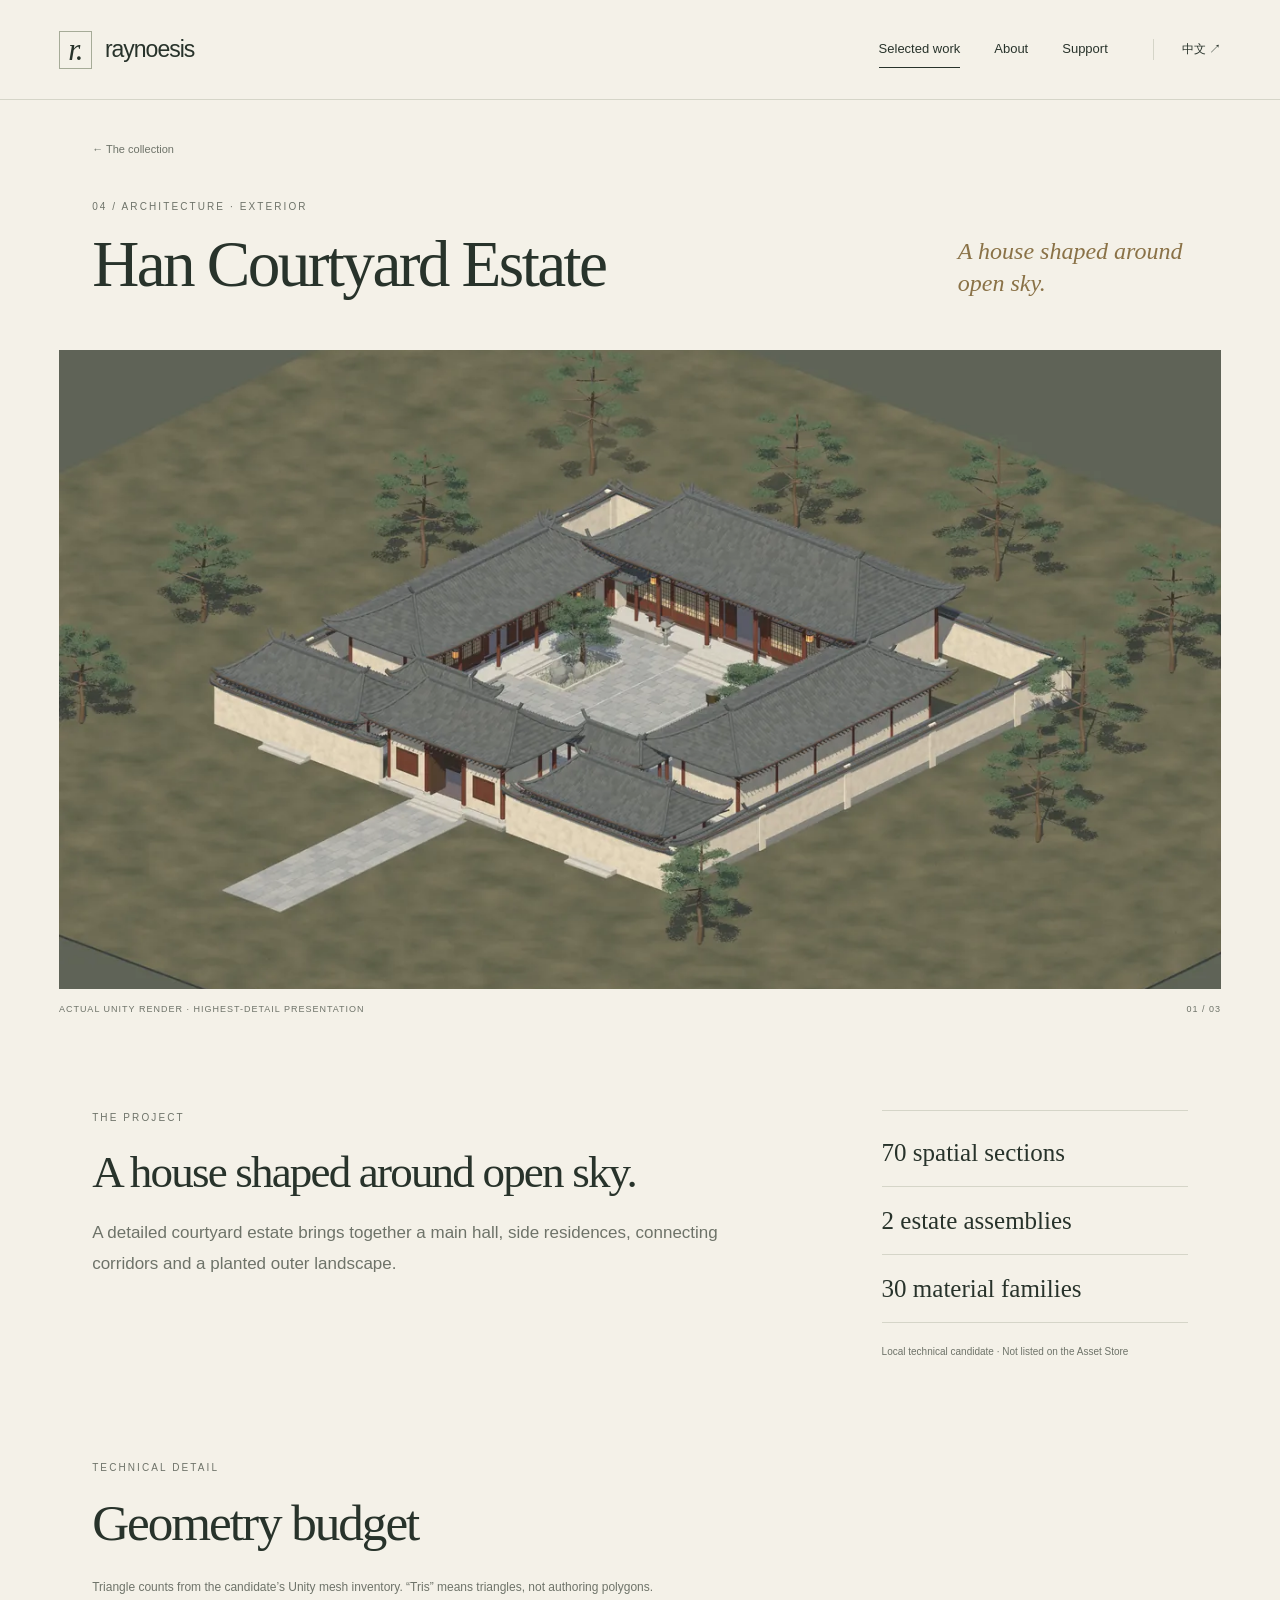
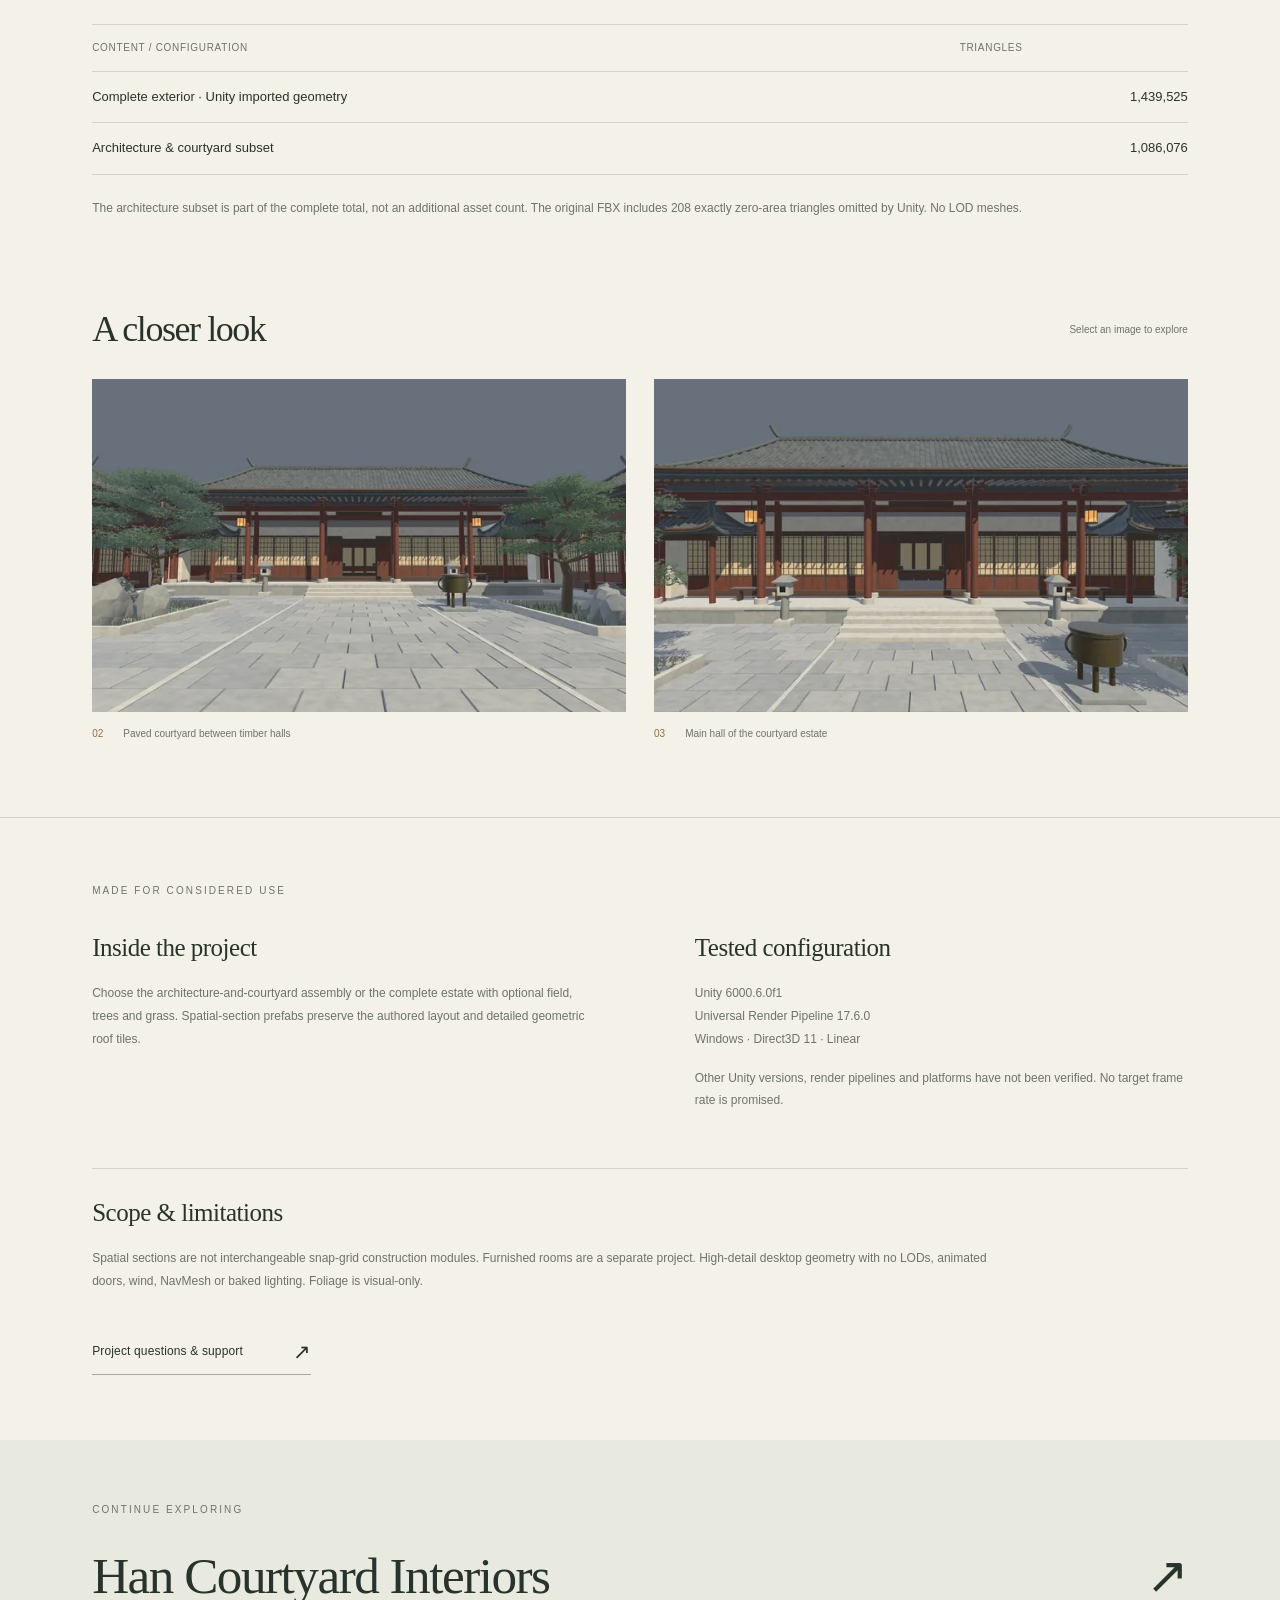
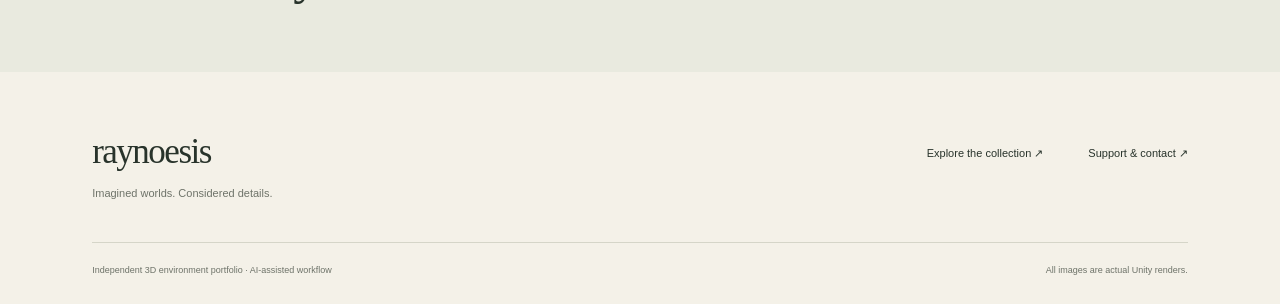
<file: courtyard-exterior.html>
<!doctype html><html lang="en"><head><meta charset="utf-8"><meta name="viewport" content="width=device-width,initial-scale=1"><meta name="color-scheme" content="light"><title>Han Courtyard Estate — raynoesis</title><meta name="description" content="A detailed courtyard estate brings together a main hall, side residences, connecting corridors and a planted outer landscape."><link rel="icon" href="assets/favicon.svg" type="image/svg+xml"><link rel="stylesheet" href="assets/site.css?v=20261023-2"><script src="assets/config.js" defer></script><script src="assets/site.js" defer></script></head><body><a class="skip-link" href="#main"><span data-en="Skip to content" data-zh="跳至正文" >Skip to content</span></a><header class="site-header"><a class="brand" href="index.html" aria-label="raynoesis home"><span class="brand-mark" aria-hidden="true">r.</span>raynoesis</a><button class="menu-toggle" type="button" aria-controls="main-nav" aria-expanded="false" data-label-en="Open navigation" data-label-zh="展开导航" aria-label="Open navigation"><span></span><span></span></button><nav id="main-nav" aria-label="Main navigation" data-label-en="Main navigation" data-label-zh="主导航"><a aria-current="page" href="index.html#work"><span data-en="Selected work" data-zh="作品" >Selected work</span></a><a href="index.html#about"><span data-en="About" data-zh="关于" >About</span></a><a  href="support.html"><span data-en="Support" data-zh="支持" >Support</span></a></nav><button class="language" type="button" aria-label="Switch to Chinese" data-language-toggle>中文 <span aria-hidden="true">↗</span></button></header><main id="main"><div class="project-heading section-wrap"><a class="back-link" href="index.html#work">← <span data-en="The collection" data-zh="返回作品集" >The collection</span></a><div class="project-heading-row"><div><div class="eyebrow">04 / <span data-en="Architecture · Exterior" data-zh="建筑 · 外景" >Architecture · Exterior</span></div><h1><span data-en="Han Courtyard Estate" data-zh="汉式府邸外景" >Han Courtyard Estate</span></h1></div><p data-en="A house shaped around open sky." data-zh="围合一方天光的府邸。" class="project-tag">A house shaped around open sky.</p></div></div><section class="project-cover"><img class="" src="assets/images/courtyard-exterior-1-1280.webp" srcset="assets/images/courtyard-exterior-1-640.webp 640w, assets/images/courtyard-exterior-1-1280.webp 1280w, assets/images/courtyard-exterior-1-1920.webp 1920w" sizes="100vw" width="1920" height="1280" alt="The entire courtyard estate with surrounding landscape" data-alt-en="The entire courtyard estate with surrounding landscape" data-alt-zh="完整府邸及周边景观" fetchpriority="high" decoding="async"><div class="project-cover-caption"><span data-en="Actual Unity render · Highest-detail presentation" data-zh="Unity 实际渲染 · 最高细节展示" >Actual Unity render · Highest-detail presentation</span><span>01 / 03</span></div></section><section class="project-overview section-wrap"><div><div class="eyebrow"><span data-en="The project" data-zh="项目介绍" >The project</span></div><h2><span data-en="A house shaped around open sky." data-zh="围合一方天光的府邸。" >A house shaped around open sky.</span></h2><p data-en="A detailed courtyard estate brings together a main hall, side residences, connecting corridors and a planted outer landscape." data-zh="主厅、厢房、回廊与庭前草木，共同构成细致的汉式府邸外景。" class="large-copy">A detailed courtyard estate brings together a main hall, side residences, connecting corridors and a planted outer landscape.</p></div><div class="project-facts"><p data-en="70 spatial sections" data-zh="70 个空间分块" >70 spatial sections</p><p data-en="2 estate assemblies" data-zh="2 套府邸组合" >2 estate assemblies</p><p data-en="30 material families" data-zh="30 组材质" >30 material families</p><small><span data-en="Local technical candidate · Not listed on the Asset Store" data-zh="本地技术候选版本 · 尚未上架 Asset Store" >Local technical candidate · Not listed on the Asset Store</span></small></div></section><section class="geometry-section section-wrap"><div class="eyebrow"><span data-en="Technical detail" data-zh="技术信息" >Technical detail</span></div><h2><span data-en="Geometry budget" data-zh="几何面数" >Geometry budget</span></h2><p data-en="Triangle counts from the candidate’s Unity mesh inventory. “Tris” means triangles, not authoring polygons." data-zh="面数来自候选包的 Unity 网格统计。Tris 指三角面，并非建模软件中的多边形面。" class="geometry-intro">Triangle counts from the candidate’s Unity mesh inventory. “Tris” means triangles, not authoring polygons.</p><table class="budget-table"><thead><tr><th scope="col"><span data-en="Content / configuration" data-zh="内容 / 配置" >Content / configuration</span></th><th scope="col"><span data-en="Triangles" data-zh="三角面数" >Triangles</span></th></tr></thead><tbody><tr><th scope="row"><span data-en="Complete exterior · Unity imported geometry" data-zh="完整外景 · Unity 导入几何" >Complete exterior · Unity imported geometry</span></th><td>1,439,525</td></tr><tr><th scope="row"><span data-en="Architecture &amp; courtyard subset" data-zh="建筑与庭院子集" >Architecture &amp; courtyard subset</span></th><td>1,086,076</td></tr></tbody></table><p data-en="The architecture subset is part of the complete total, not an additional asset count. The original FBX includes 208 exactly zero-area triangles omitted by Unity. No LOD meshes." data-zh="建筑与庭院子集已包含在完整外景总量中，不能另行相加。原 FBX 有 208 个零面积三角形，被 Unity 导入时省略。未制作 LOD。" class="geometry-note">The architecture subset is part of the complete total, not an additional asset count. The original FBX includes 208 exactly zero-area triangles omitted by Unity. No LOD meshes.</p></section><section class="project-gallery section-wrap"><div class="gallery-heading"><h2><span data-en="A closer look" data-zh="近看细节" >A closer look</span></h2><p data-en="Select an image to explore" data-zh="点击图片查看" class="gallery-hint" hidden>Select an image to explore</p></div><div class="detail-images"><figure><a href="assets/images/courtyard-exterior-2-1920.webp" class="gallery-open" data-gallery-index="1"><img class="" src="assets/images/courtyard-exterior-2-1280.webp" srcset="assets/images/courtyard-exterior-2-640.webp 640w, assets/images/courtyard-exterior-2-1280.webp 1280w, assets/images/courtyard-exterior-2-1920.webp 1920w" sizes="(max-width: 700px) 100vw, 50vw" width="1920" height="1280" alt="Paved courtyard between timber halls" data-alt-en="Paved courtyard between timber halls" data-alt-zh="木构厅堂间的铺装庭院" loading="lazy" decoding="async"><span class="enlarge" aria-hidden="true">↗</span></a><figcaption><span>02</span><span data-en="Paved courtyard between timber halls" data-zh="木构厅堂间的铺装庭院" >Paved courtyard between timber halls</span></figcaption></figure><figure><a href="assets/images/courtyard-exterior-3-1920.webp" class="gallery-open" data-gallery-index="2"><img class="" src="assets/images/courtyard-exterior-3-1280.webp" srcset="assets/images/courtyard-exterior-3-640.webp 640w, assets/images/courtyard-exterior-3-1280.webp 1280w, assets/images/courtyard-exterior-3-1920.webp 1920w" sizes="(max-width: 700px) 100vw, 50vw" width="1920" height="1280" alt="Main hall of the courtyard estate" data-alt-en="Main hall of the courtyard estate" data-alt-zh="府邸主厅" loading="lazy" decoding="async"><span class="enlarge" aria-hidden="true">↗</span></a><figcaption><span>03</span><span data-en="Main hall of the courtyard estate" data-zh="府邸主厅" >Main hall of the courtyard estate</span></figcaption></figure></div></section><section class="scope section-wrap"><div class="eyebrow"><span data-en="Made for considered use" data-zh="了解后，再使用" >Made for considered use</span></div><div class="scope-grid"><div><h2><span data-en="Inside the project" data-zh="项目包含" >Inside the project</span></h2><p data-en="Choose the architecture-and-courtyard assembly or the complete estate with optional field, trees and grass. Spatial-section prefabs preserve the authored layout and detailed geometric roof tiles." data-zh="可选建筑与庭院组合，或带外围田地、树木、草地的完整府邸。空间分块预制体保留原始布局及几何瓦片细节。" >Choose the architecture-and-courtyard assembly or the complete estate with optional field, trees and grass. Spatial-section prefabs preserve the authored layout and detailed geometric roof tiles.</p></div><div><h2><span data-en="Tested configuration" data-zh="已测试配置" >Tested configuration</span></h2><p>Unity 6000.6.0f1<br>Universal Render Pipeline 17.6.0<br><span data-en="Windows · Direct3D 11 · Linear" data-zh="Windows · Direct3D 11 · 线性色彩空间" >Windows · Direct3D 11 · Linear</span></p><p data-en="Other Unity versions, render pipelines and platforms have not been verified. No target frame rate is promised." data-zh="其他 Unity 版本、渲染管线与平台尚未验证。不承诺目标帧率。" >Other Unity versions, render pipelines and platforms have not been verified. No target frame rate is promised.</p></div><div class="scope-limits"><h2><span data-en="Scope &amp; limitations" data-zh="范围与限制" >Scope &amp; limitations</span></h2><p data-en="Spatial sections are not interchangeable snap-grid construction modules. Furnished rooms are a separate project. High-detail desktop geometry with no LODs, animated doors, wind, NavMesh or baked lighting. Foliage is visual-only." data-zh="空间分块并非可互换的吸附式建筑模块。室内陈设属于独立项目。面向桌面的高细节几何，无 LOD、门动画、风动、NavMesh 或烘焙光照。植被仅作视觉呈现。" >Spatial sections are not interchangeable snap-grid construction modules. Furnished rooms are a separate project. High-detail desktop geometry with no LODs, animated doors, wind, NavMesh or baked lighting. Foliage is visual-only.</p></div></div><a class="text-link" href="support.html?project=courtyard-exterior"><span data-en="Project questions &amp; support" data-zh="项目咨询与支持" >Project questions &amp; support</span><span aria-hidden="true">↗</span></a></section><section class="next-project section-wrap"><span class="eyebrow"><span data-en="Continue exploring" data-zh="继续探索" >Continue exploring</span></span><a href="courtyard-interiors.html"><span data-en="Han Courtyard Interiors" data-zh="汉式府邸内景" >Han Courtyard Interiors</span><span aria-hidden="true">↗</span></a></section><dialog class="image-dialog" aria-label="Project image viewer" data-label-en="Project image viewer" data-label-zh="项目图片查看器"><div class="viewer-toolbar"><span class="viewer-count"></span><button type="button" class="viewer-close" data-label-en="Close image viewer" data-label-zh="关闭图片查看器" aria-label="Close image viewer"><span data-en="Close" data-zh="关闭" >Close</span> ×</button></div><img class="viewer-image" alt=""><div class="viewer-bottom"><button type="button" class="viewer-prev" data-label-en="Previous image" data-label-zh="上一张" aria-label="Previous image">←</button><p class="viewer-caption"></p><button type="button" class="viewer-next" data-label-en="Next image" data-label-zh="下一张" aria-label="Next image">→</button></div></dialog><script type="application/json" id="gallery-data">[{"variants": [{"path": "assets/images/courtyard-exterior-1-640.webp", "width": 640, "height": 427, "sha256": "93e09929df05622dd89e01768530a4621582f287aba120c69dbadadac681e5c4", "bytes": 21590}, {"path": "assets/images/courtyard-exterior-1-1280.webp", "width": 1280, "height": 853, "sha256": "5945aa291416a299d1195c4b509741c5ec9230d1ff7ce0476ee08db155e631c7", "bytes": 70982}, {"path": "assets/images/courtyard-exterior-1-1920.webp", "width": 1920, "height": 1280, "sha256": "d2557a1df39bdc2273ca1191049d3979590fe9930a8037b69c19555ade3eda22", "bytes": 148242}], "caption": ["The entire courtyard estate with surrounding landscape", "完整府邸及周边景观"]}, {"variants": [{"path": "assets/images/courtyard-exterior-2-640.webp", "width": 640, "height": 427, "sha256": "985bb1b5d613813d92a50f6f5a660b3df28c2c90cfb727f3d0b7f64a9424a721", "bytes": 25638}, {"path": "assets/images/courtyard-exterior-2-1280.webp", "width": 1280, "height": 853, "sha256": "770e578e098f69c114cb1210ea3f61869050c3f41ada8e6f3de29c3c3c98fa92", "bytes": 78990}, {"path": "assets/images/courtyard-exterior-2-1920.webp", "width": 1920, "height": 1280, "sha256": "7dd88686c5076fccb0838191ebeae3df2064d7e676904fee52f5d4885d514a3a", "bytes": 149402}], "caption": ["Paved courtyard between timber halls", "木构厅堂间的铺装庭院"]}, {"variants": [{"path": "assets/images/courtyard-exterior-3-640.webp", "width": 640, "height": 427, "sha256": "9a26f70b99491730f02496fae4ae4929e904d7daea81ee45e8de892e79c3f561", "bytes": 25666}, {"path": "assets/images/courtyard-exterior-3-1280.webp", "width": 1280, "height": 853, "sha256": "50346f3a54b2cb4be44ecc7cf43a741ed9a108471a2c9d72c12f78514ea9cfa3", "bytes": 70368}, {"path": "assets/images/courtyard-exterior-3-1920.webp", "width": 1920, "height": 1280, "sha256": "a209a9367563f1c4e461586238c45ecab91a6925b1f1525310591925e207e821", "bytes": 125612}], "caption": ["Main hall of the courtyard estate", "府邸主厅"]}]</script></main><footer><div><a class="footer-brand" href="index.html">raynoesis</a><p data-en="Imagined worlds. Considered details." data-zh="构想世界，细察万物。" >Imagined worlds. Considered details.</p></div><div class="footer-links"><a href="index.html#work"><span data-en="Explore the collection" data-zh="浏览作品" >Explore the collection</span> ↗</a><a href="support.html"><span data-en="Support &amp; contact" data-zh="支持与联系" >Support &amp; contact</span> ↗</a></div><div class="footer-note"><span data-en="Independent 3D environment portfolio · AI-assisted workflow" data-zh="独立 3D 环境作品集 · AI 辅助工作流" >Independent 3D environment portfolio · AI-assisted workflow</span><span data-en="All images are actual Unity renders." data-zh="全部图片均为 Unity 实际渲染。" >All images are actual Unity renders.</span></div></footer><noscript><p class="noscript">JavaScript is disabled. All projects and support guidance remain available in English. Enable JavaScript to switch language and enlarge gallery images.</p></noscript></body></html>
</file>
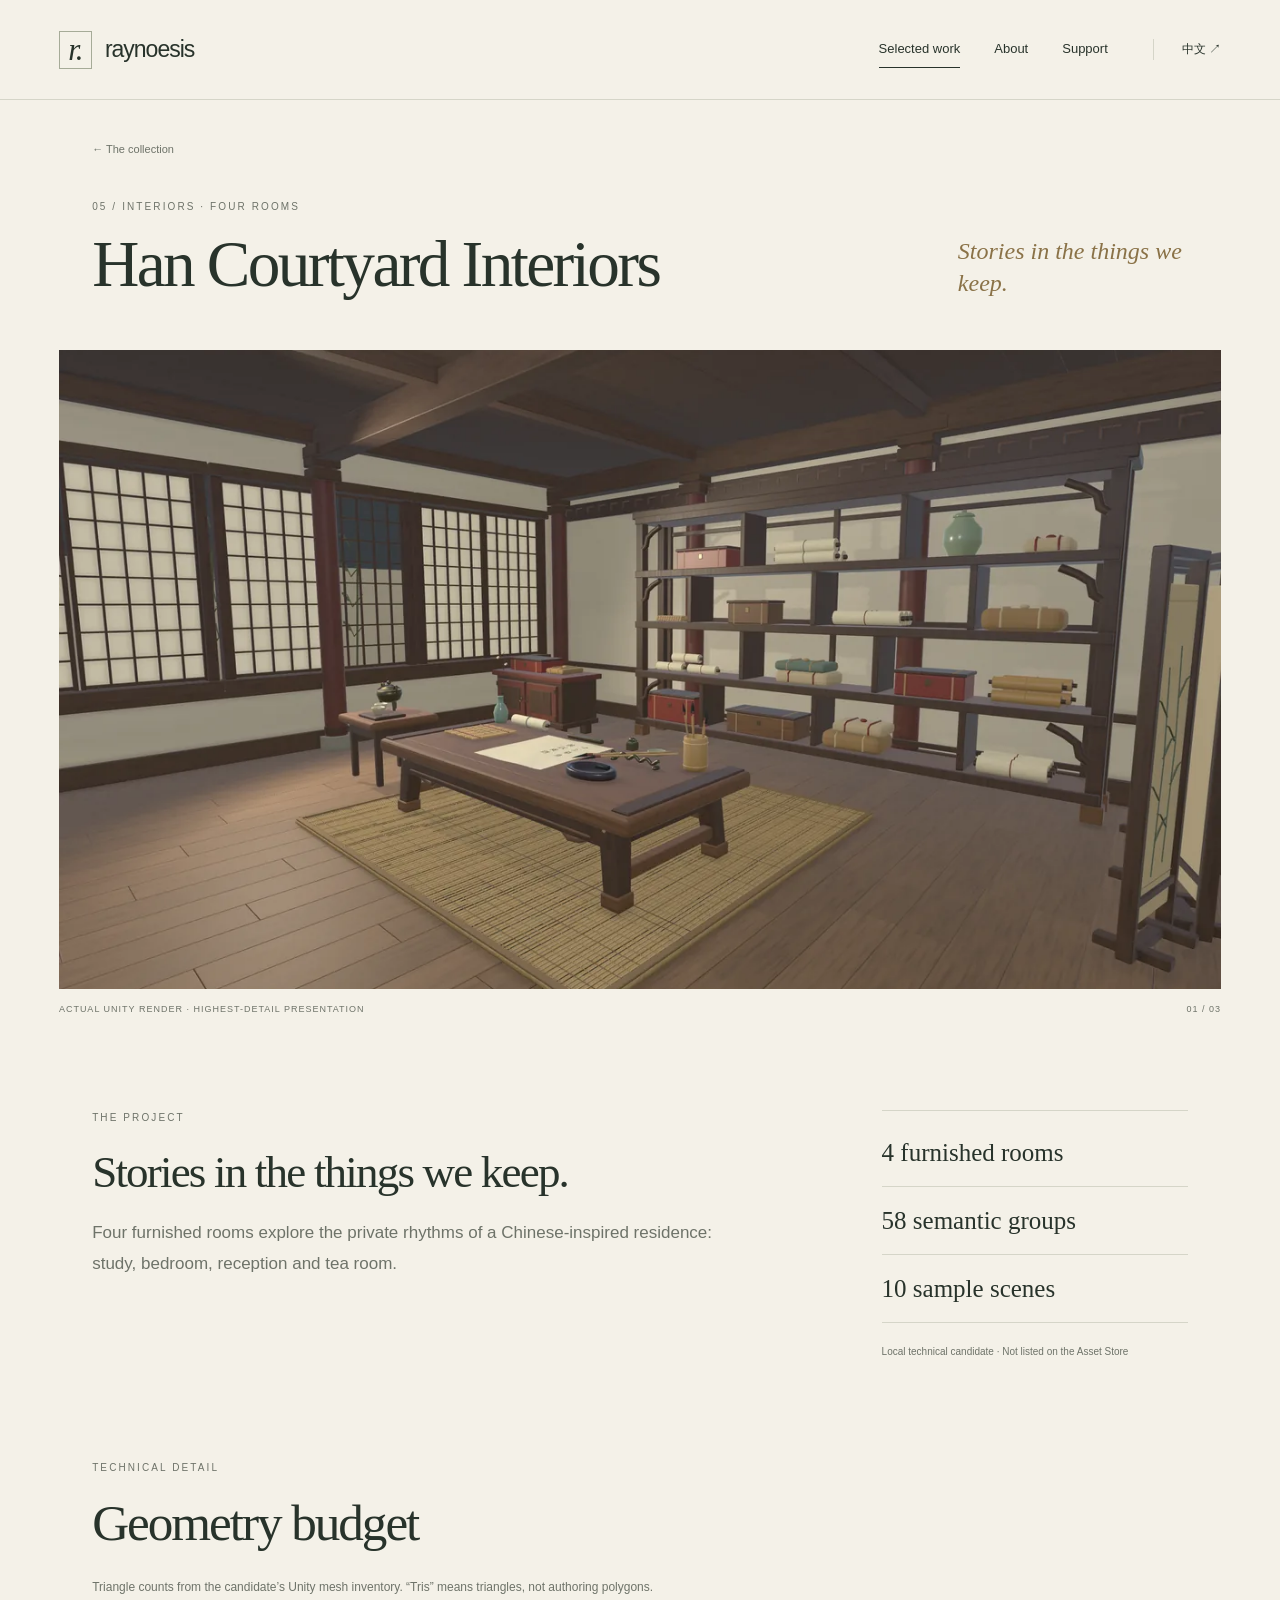
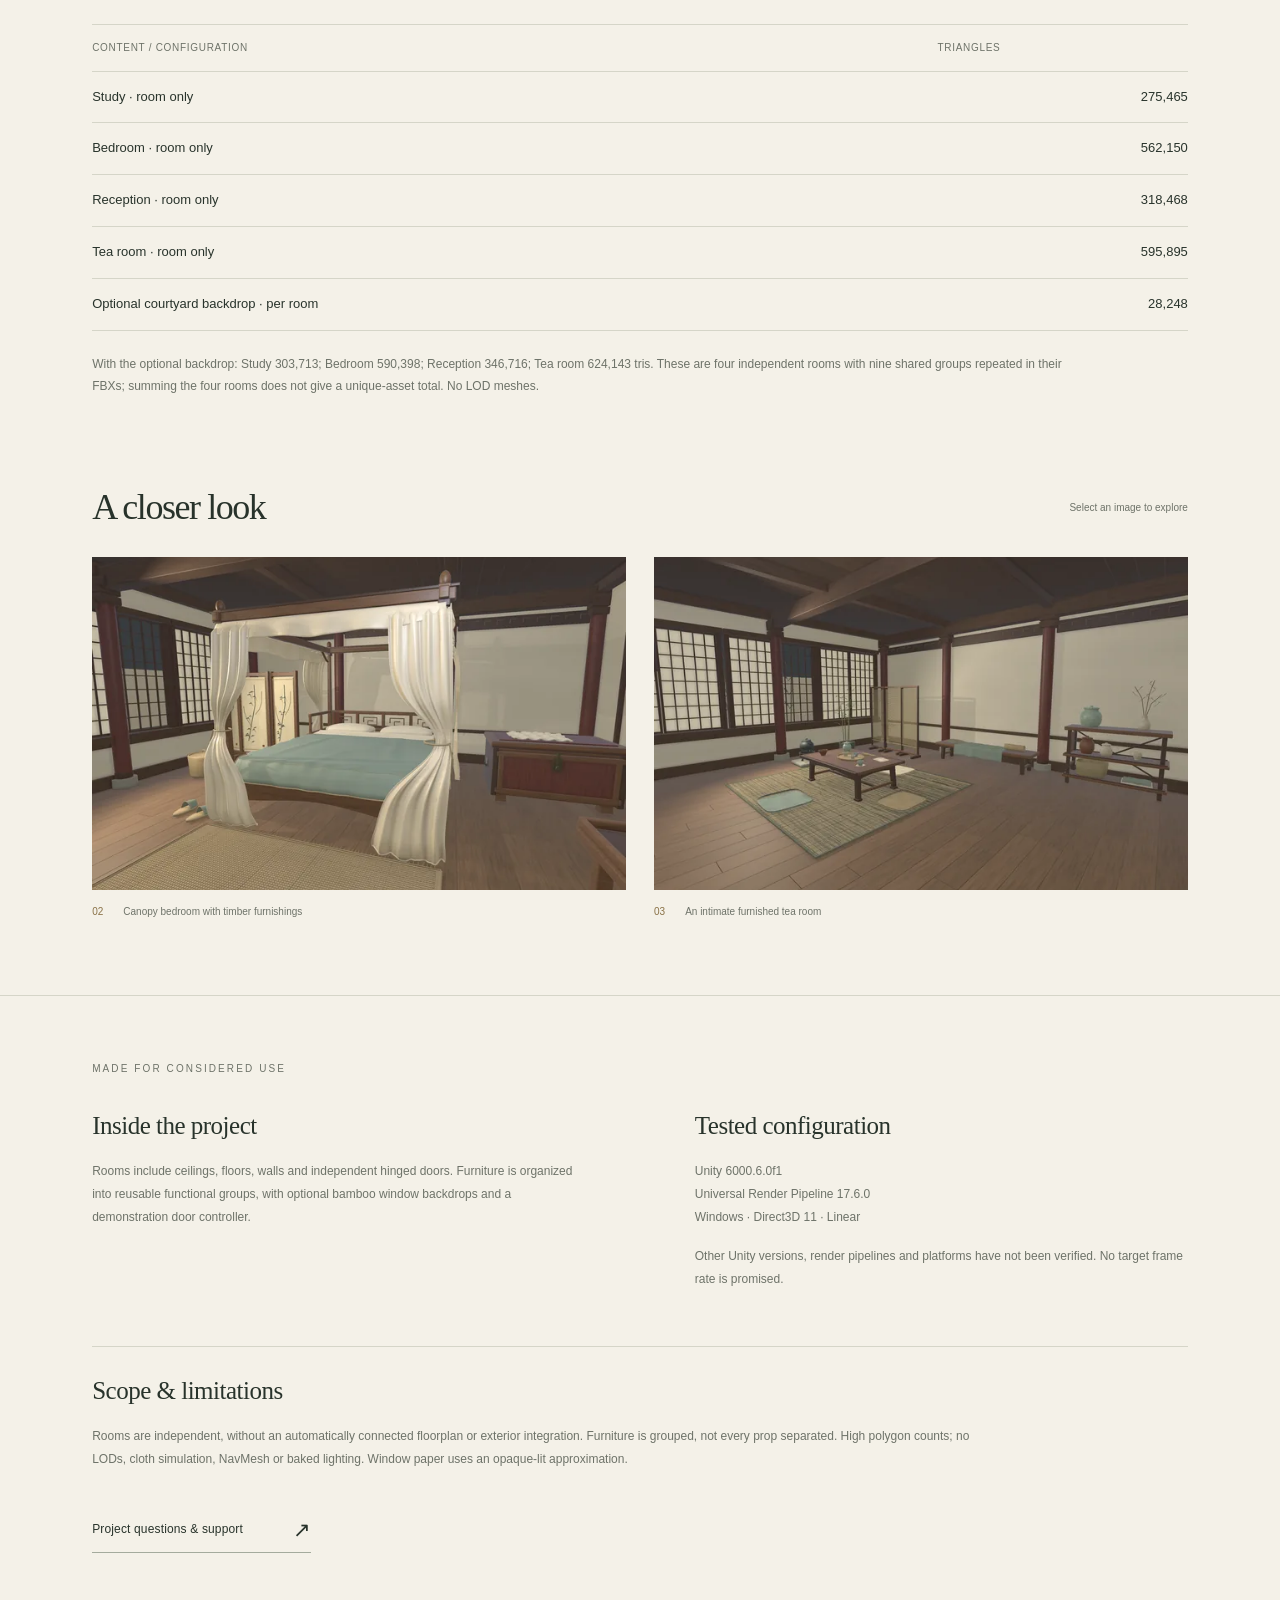
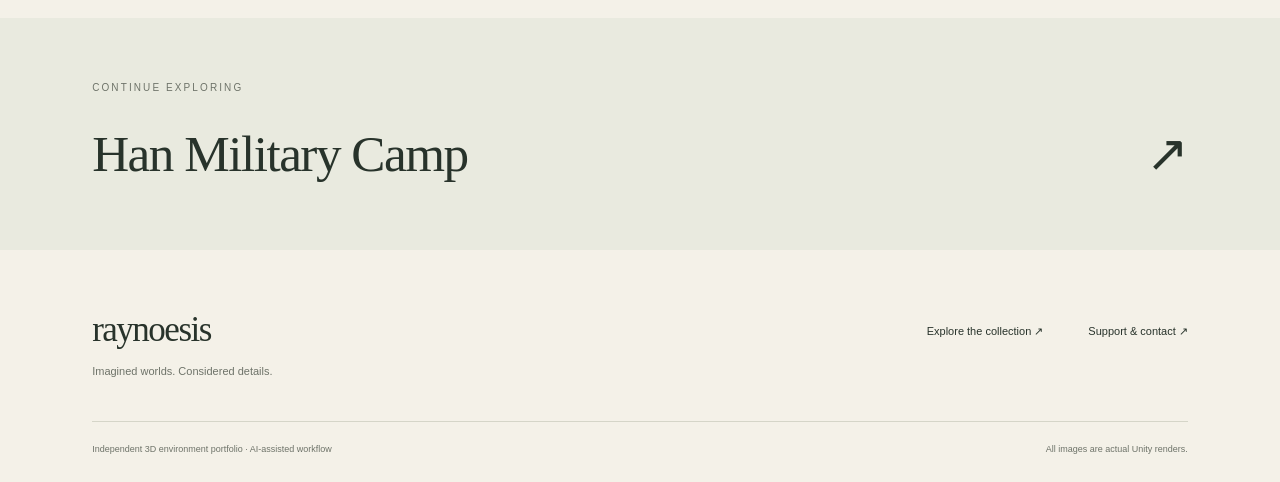
<file: courtyard-interiors.html>
<!doctype html><html lang="en"><head><meta charset="utf-8"><meta name="viewport" content="width=device-width,initial-scale=1"><meta name="color-scheme" content="light"><title>Han Courtyard Interiors — raynoesis</title><meta name="description" content="Four furnished rooms explore the private rhythms of a Chinese-inspired residence: study, bedroom, reception and tea room."><link rel="icon" href="assets/favicon.svg" type="image/svg+xml"><link rel="stylesheet" href="assets/site.css?v=20261023-2"><script src="assets/config.js" defer></script><script src="assets/site.js" defer></script></head><body><a class="skip-link" href="#main"><span data-en="Skip to content" data-zh="跳至正文" >Skip to content</span></a><header class="site-header"><a class="brand" href="index.html" aria-label="raynoesis home"><span class="brand-mark" aria-hidden="true">r.</span>raynoesis</a><button class="menu-toggle" type="button" aria-controls="main-nav" aria-expanded="false" data-label-en="Open navigation" data-label-zh="展开导航" aria-label="Open navigation"><span></span><span></span></button><nav id="main-nav" aria-label="Main navigation" data-label-en="Main navigation" data-label-zh="主导航"><a aria-current="page" href="index.html#work"><span data-en="Selected work" data-zh="作品" >Selected work</span></a><a href="index.html#about"><span data-en="About" data-zh="关于" >About</span></a><a  href="support.html"><span data-en="Support" data-zh="支持" >Support</span></a></nav><button class="language" type="button" aria-label="Switch to Chinese" data-language-toggle>中文 <span aria-hidden="true">↗</span></button></header><main id="main"><div class="project-heading section-wrap"><a class="back-link" href="index.html#work">← <span data-en="The collection" data-zh="返回作品集" >The collection</span></a><div class="project-heading-row"><div><div class="eyebrow">05 / <span data-en="Interiors · Four rooms" data-zh="内景 · 四个空间" >Interiors · Four rooms</span></div><h1><span data-en="Han Courtyard Interiors" data-zh="汉式府邸内景" >Han Courtyard Interiors</span></h1></div><p data-en="Stories in the things we keep." data-zh="器物之间，自有故事。" class="project-tag">Stories in the things we keep.</p></div></div><section class="project-cover"><img class="" src="assets/images/courtyard-interiors-1-1280.webp" srcset="assets/images/courtyard-interiors-1-640.webp 640w, assets/images/courtyard-interiors-1-1280.webp 1280w, assets/images/courtyard-interiors-1-1920.webp 1920w" sizes="100vw" width="1920" height="1280" alt="A furnished scholar’s study with desk and shelving" data-alt-en="A furnished scholar’s study with desk and shelving" data-alt-zh="书桌与书架陈设完整的书房" fetchpriority="high" decoding="async"><div class="project-cover-caption"><span data-en="Actual Unity render · Highest-detail presentation" data-zh="Unity 实际渲染 · 最高细节展示" >Actual Unity render · Highest-detail presentation</span><span>01 / 03</span></div></section><section class="project-overview section-wrap"><div><div class="eyebrow"><span data-en="The project" data-zh="项目介绍" >The project</span></div><h2><span data-en="Stories in the things we keep." data-zh="器物之间，自有故事。" >Stories in the things we keep.</span></h2><p data-en="Four furnished rooms explore the private rhythms of a Chinese-inspired residence: study, bedroom, reception and tea room." data-zh="书房、卧室、会客厅与茶室，四个陈设完整的房间，呈现中式居所里的日常节奏。" class="large-copy">Four furnished rooms explore the private rhythms of a Chinese-inspired residence: study, bedroom, reception and tea room.</p></div><div class="project-facts"><p data-en="4 furnished rooms" data-zh="4 个完整房间" >4 furnished rooms</p><p data-en="58 semantic groups" data-zh="58 个语义分组" >58 semantic groups</p><p data-en="10 sample scenes" data-zh="10 个示例场景" >10 sample scenes</p><small><span data-en="Local technical candidate · Not listed on the Asset Store" data-zh="本地技术候选版本 · 尚未上架 Asset Store" >Local technical candidate · Not listed on the Asset Store</span></small></div></section><section class="geometry-section section-wrap"><div class="eyebrow"><span data-en="Technical detail" data-zh="技术信息" >Technical detail</span></div><h2><span data-en="Geometry budget" data-zh="几何面数" >Geometry budget</span></h2><p data-en="Triangle counts from the candidate’s Unity mesh inventory. “Tris” means triangles, not authoring polygons." data-zh="面数来自候选包的 Unity 网格统计。Tris 指三角面，并非建模软件中的多边形面。" class="geometry-intro">Triangle counts from the candidate’s Unity mesh inventory. “Tris” means triangles, not authoring polygons.</p><table class="budget-table"><thead><tr><th scope="col"><span data-en="Content / configuration" data-zh="内容 / 配置" >Content / configuration</span></th><th scope="col"><span data-en="Triangles" data-zh="三角面数" >Triangles</span></th></tr></thead><tbody><tr><th scope="row"><span data-en="Study · room only" data-zh="书房 · 仅室内" >Study · room only</span></th><td>275,465</td></tr><tr><th scope="row"><span data-en="Bedroom · room only" data-zh="卧室 · 仅室内" >Bedroom · room only</span></th><td>562,150</td></tr><tr><th scope="row"><span data-en="Reception · room only" data-zh="会客厅 · 仅室内" >Reception · room only</span></th><td>318,468</td></tr><tr><th scope="row"><span data-en="Tea room · room only" data-zh="茶室 · 仅室内" >Tea room · room only</span></th><td>595,895</td></tr><tr><th scope="row"><span data-en="Optional courtyard backdrop · per room" data-zh="可选庭院背景 · 每个房间" >Optional courtyard backdrop · per room</span></th><td>28,248</td></tr></tbody></table><p data-en="With the optional backdrop: Study 303,713; Bedroom 590,398; Reception 346,716; Tea room 624,143 tris. These are four independent rooms with nine shared groups repeated in their FBXs; summing the four rooms does not give a unique-asset total. No LOD meshes." data-zh="包含可选背景后：书房 303,713；卧室 590,398；会客厅 346,716；茶室 624,143 个三角面。四个房间相互独立，九组共用构件在各 FBX 中重复；四房间相加不等于独立资产面数。未制作 LOD。" class="geometry-note">With the optional backdrop: Study 303,713; Bedroom 590,398; Reception 346,716; Tea room 624,143 tris. These are four independent rooms with nine shared groups repeated in their FBXs; summing the four rooms does not give a unique-asset total. No LOD meshes.</p></section><section class="project-gallery section-wrap"><div class="gallery-heading"><h2><span data-en="A closer look" data-zh="近看细节" >A closer look</span></h2><p data-en="Select an image to explore" data-zh="点击图片查看" class="gallery-hint" hidden>Select an image to explore</p></div><div class="detail-images"><figure><a href="assets/images/courtyard-interiors-2-1920.webp" class="gallery-open" data-gallery-index="1"><img class="" src="assets/images/courtyard-interiors-2-1280.webp" srcset="assets/images/courtyard-interiors-2-640.webp 640w, assets/images/courtyard-interiors-2-1280.webp 1280w, assets/images/courtyard-interiors-2-1920.webp 1920w" sizes="(max-width: 700px) 100vw, 50vw" width="1920" height="1280" alt="Canopy bedroom with timber furnishings" data-alt-en="Canopy bedroom with timber furnishings" data-alt-zh="木质家具与帷帐床的卧室" loading="lazy" decoding="async"><span class="enlarge" aria-hidden="true">↗</span></a><figcaption><span>02</span><span data-en="Canopy bedroom with timber furnishings" data-zh="木质家具与帷帐床的卧室" >Canopy bedroom with timber furnishings</span></figcaption></figure><figure><a href="assets/images/courtyard-interiors-3-1920.webp" class="gallery-open" data-gallery-index="2"><img class="" src="assets/images/courtyard-interiors-3-1280.webp" srcset="assets/images/courtyard-interiors-3-640.webp 640w, assets/images/courtyard-interiors-3-1280.webp 1280w, assets/images/courtyard-interiors-3-1920.webp 1920w" sizes="(max-width: 700px) 100vw, 50vw" width="1920" height="1280" alt="An intimate furnished tea room" data-alt-en="An intimate furnished tea room" data-alt-zh="陈设精致的茶室" loading="lazy" decoding="async"><span class="enlarge" aria-hidden="true">↗</span></a><figcaption><span>03</span><span data-en="An intimate furnished tea room" data-zh="陈设精致的茶室" >An intimate furnished tea room</span></figcaption></figure></div></section><section class="scope section-wrap"><div class="eyebrow"><span data-en="Made for considered use" data-zh="了解后，再使用" >Made for considered use</span></div><div class="scope-grid"><div><h2><span data-en="Inside the project" data-zh="项目包含" >Inside the project</span></h2><p data-en="Rooms include ceilings, floors, walls and independent hinged doors. Furniture is organized into reusable functional groups, with optional bamboo window backdrops and a demonstration door controller." data-zh="房间包含顶棚、地板、墙体与独立枢轴门扇。家具按功能组装，可复用；附可关闭的竹林窗景及门扇控制示例。" >Rooms include ceilings, floors, walls and independent hinged doors. Furniture is organized into reusable functional groups, with optional bamboo window backdrops and a demonstration door controller.</p></div><div><h2><span data-en="Tested configuration" data-zh="已测试配置" >Tested configuration</span></h2><p>Unity 6000.6.0f1<br>Universal Render Pipeline 17.6.0<br><span data-en="Windows · Direct3D 11 · Linear" data-zh="Windows · Direct3D 11 · 线性色彩空间" >Windows · Direct3D 11 · Linear</span></p><p data-en="Other Unity versions, render pipelines and platforms have not been verified. No target frame rate is promised." data-zh="其他 Unity 版本、渲染管线与平台尚未验证。不承诺目标帧率。" >Other Unity versions, render pipelines and platforms have not been verified. No target frame rate is promised.</p></div><div class="scope-limits"><h2><span data-en="Scope &amp; limitations" data-zh="范围与限制" >Scope &amp; limitations</span></h2><p data-en="Rooms are independent, without an automatically connected floorplan or exterior integration. Furniture is grouped, not every prop separated. High polygon counts; no LODs, cloth simulation, NavMesh or baked lighting. Window paper uses an opaque-lit approximation." data-zh="房间相互独立，不自动连接平面布局或府邸外景。家具按组提供，并非所有小物件均独立。多边形数量较高，无 LOD、布料模拟、NavMesh 或烘焙光照。窗纸采用不透明受光材质近似。" >Rooms are independent, without an automatically connected floorplan or exterior integration. Furniture is grouped, not every prop separated. High polygon counts; no LODs, cloth simulation, NavMesh or baked lighting. Window paper uses an opaque-lit approximation.</p></div></div><a class="text-link" href="support.html?project=courtyard-interiors"><span data-en="Project questions &amp; support" data-zh="项目咨询与支持" >Project questions &amp; support</span><span aria-hidden="true">↗</span></a></section><section class="next-project section-wrap"><span class="eyebrow"><span data-en="Continue exploring" data-zh="继续探索" >Continue exploring</span></span><a href="han-camp.html"><span data-en="Han Military Camp" data-zh="汉式军营" >Han Military Camp</span><span aria-hidden="true">↗</span></a></section><dialog class="image-dialog" aria-label="Project image viewer" data-label-en="Project image viewer" data-label-zh="项目图片查看器"><div class="viewer-toolbar"><span class="viewer-count"></span><button type="button" class="viewer-close" data-label-en="Close image viewer" data-label-zh="关闭图片查看器" aria-label="Close image viewer"><span data-en="Close" data-zh="关闭" >Close</span> ×</button></div><img class="viewer-image" alt=""><div class="viewer-bottom"><button type="button" class="viewer-prev" data-label-en="Previous image" data-label-zh="上一张" aria-label="Previous image">←</button><p class="viewer-caption"></p><button type="button" class="viewer-next" data-label-en="Next image" data-label-zh="下一张" aria-label="Next image">→</button></div></dialog><script type="application/json" id="gallery-data">[{"variants": [{"path": "assets/images/courtyard-interiors-1-640.webp", "width": 640, "height": 427, "sha256": "740daddbe3cf60a17fa7439c740cd608de26af5c4ef825ad0c540d5b439d9917", "bytes": 28270}, {"path": "assets/images/courtyard-interiors-1-1280.webp", "width": 1280, "height": 853, "sha256": "89560de3086a930e2849b13c8c4575b0e6bb9cce45eaa15dd65c19adc74d5c5c", "bytes": 83846}, {"path": "assets/images/courtyard-interiors-1-1920.webp", "width": 1920, "height": 1280, "sha256": "b7a0299f67885db08b5084c51a47e92283cdcb4e7aa5d542882a3fbe2c3ffbca", "bytes": 159164}], "caption": ["A furnished scholar’s study with desk and shelving", "书桌与书架陈设完整的书房"]}, {"variants": [{"path": "assets/images/courtyard-interiors-2-640.webp", "width": 640, "height": 427, "sha256": "33291c4eafd82f3db41f8065c6ecd072f6fc0b7f421a39fe0b31a075eb515f8b", "bytes": 28860}, {"path": "assets/images/courtyard-interiors-2-1280.webp", "width": 1280, "height": 853, "sha256": "cd6bdad0c1b798c9ef238da74ced640895a783df7b9b8bd803dc3f75b247f23c", "bytes": 91466}, {"path": "assets/images/courtyard-interiors-2-1920.webp", "width": 1920, "height": 1280, "sha256": "7d36e82b7a5411b90697e210d887b707792b79f2874d9ce47234cc70d70253be", "bytes": 173448}], "caption": ["Canopy bedroom with timber furnishings", "木质家具与帷帐床的卧室"]}, {"variants": [{"path": "assets/images/courtyard-interiors-3-640.webp", "width": 640, "height": 427, "sha256": "c6054933d29eb302421e9d8b065ea8447f466b8c0dcd65e84dce98503ccfbf1d", "bytes": 23652}, {"path": "assets/images/courtyard-interiors-3-1280.webp", "width": 1280, "height": 853, "sha256": "a704619bee6377897b247fa80d9ec13b04cb6ff7049b6a37615124b423345a8d", "bytes": 73844}, {"path": "assets/images/courtyard-interiors-3-1920.webp", "width": 1920, "height": 1280, "sha256": "99d3eba7236633614df7b7114ca293b9697e53f70802291b8cb95ba5735ded5c", "bytes": 150774}], "caption": ["An intimate furnished tea room", "陈设精致的茶室"]}]</script></main><footer><div><a class="footer-brand" href="index.html">raynoesis</a><p data-en="Imagined worlds. Considered details." data-zh="构想世界，细察万物。" >Imagined worlds. Considered details.</p></div><div class="footer-links"><a href="index.html#work"><span data-en="Explore the collection" data-zh="浏览作品" >Explore the collection</span> ↗</a><a href="support.html"><span data-en="Support &amp; contact" data-zh="支持与联系" >Support &amp; contact</span> ↗</a></div><div class="footer-note"><span data-en="Independent 3D environment portfolio · AI-assisted workflow" data-zh="独立 3D 环境作品集 · AI 辅助工作流" >Independent 3D environment portfolio · AI-assisted workflow</span><span data-en="All images are actual Unity renders." data-zh="全部图片均为 Unity 实际渲染。" >All images are actual Unity renders.</span></div></footer><noscript><p class="noscript">JavaScript is disabled. All projects and support guidance remain available in English. Enable JavaScript to switch language and enlarge gallery images.</p></noscript></body></html>
</file>
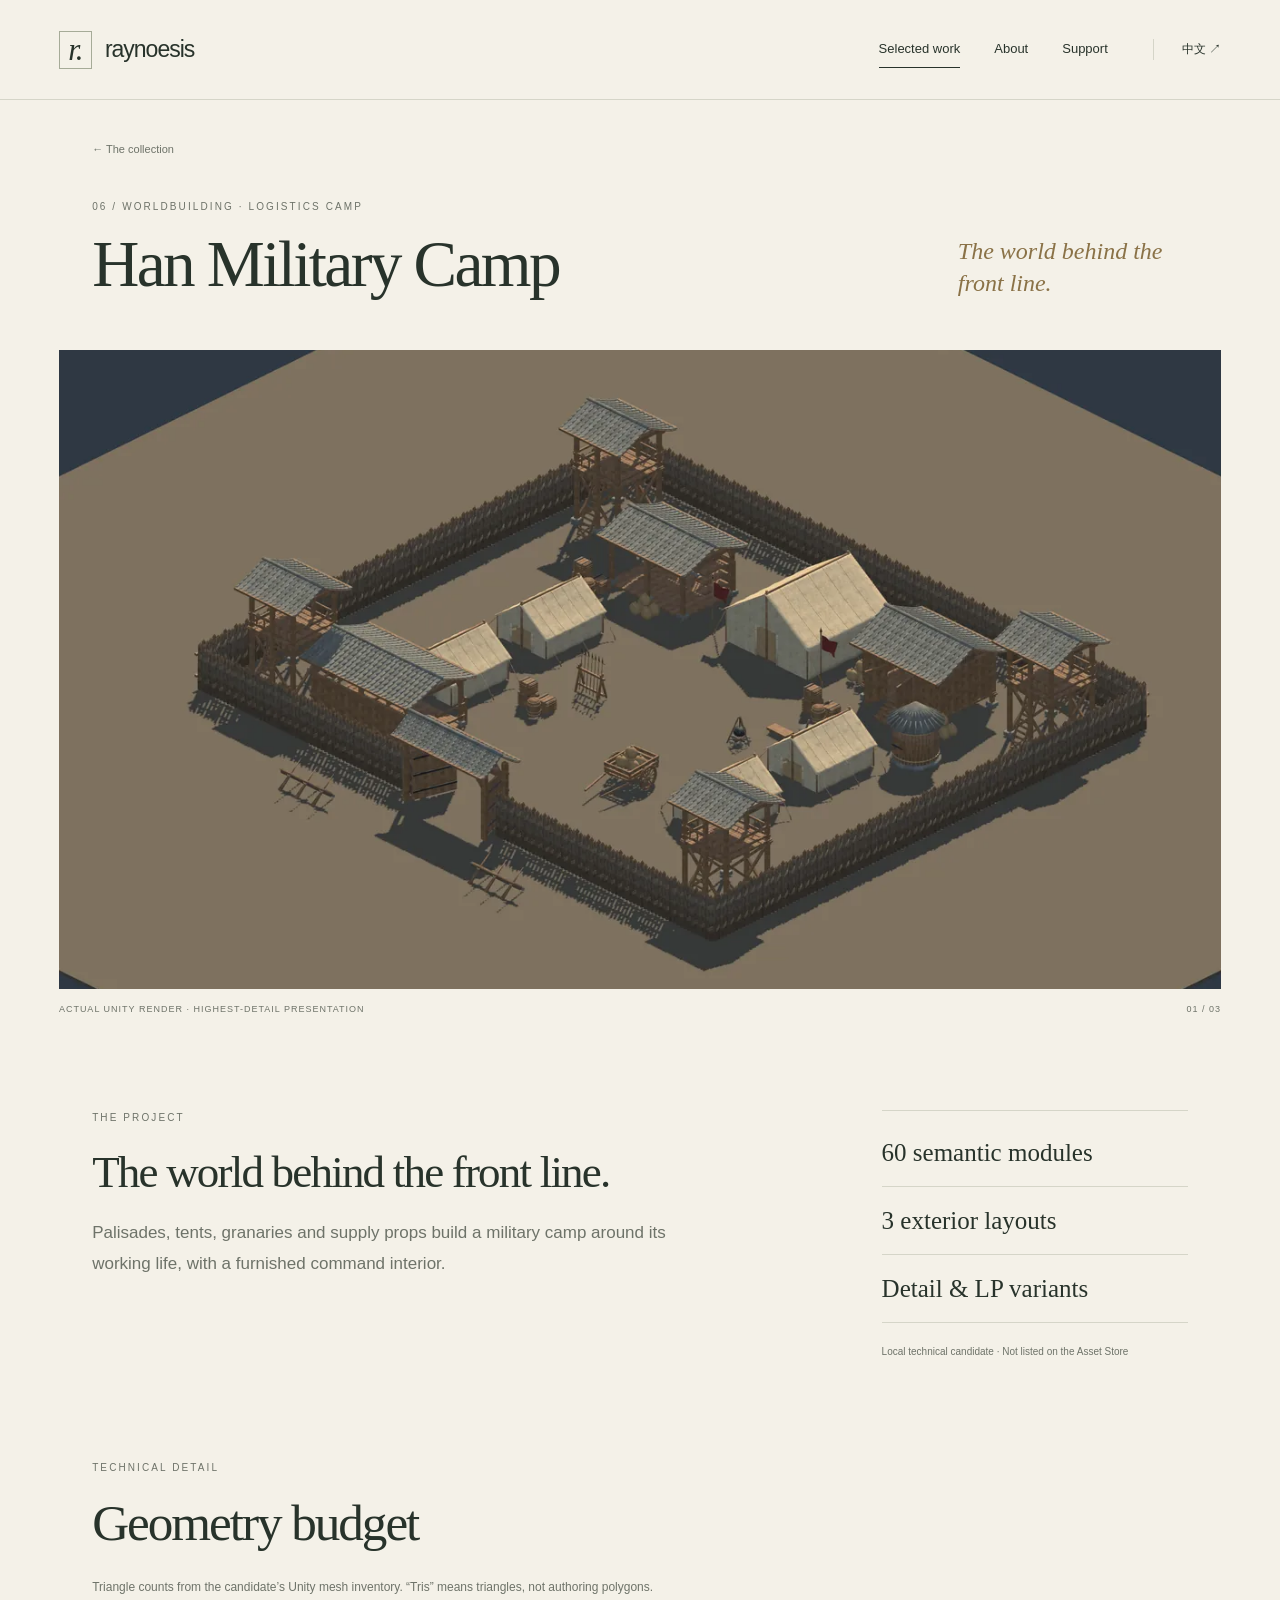
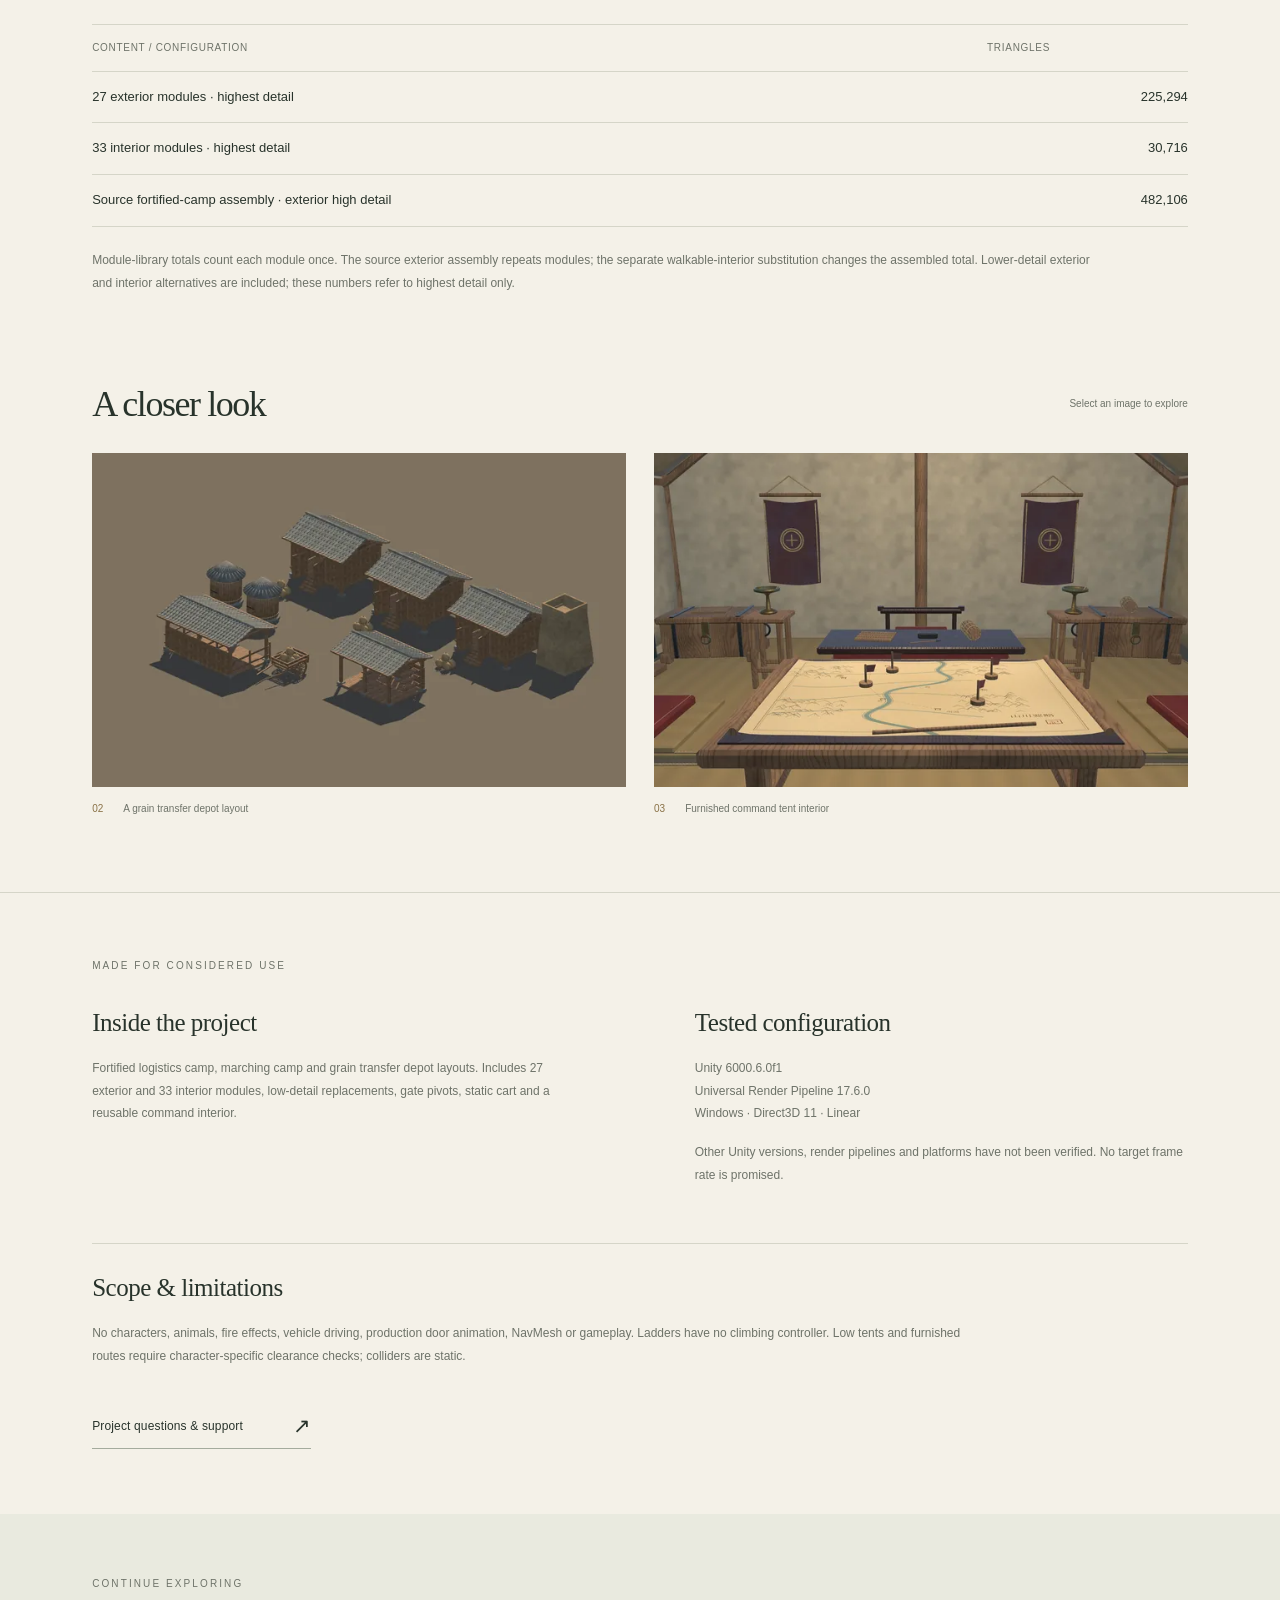
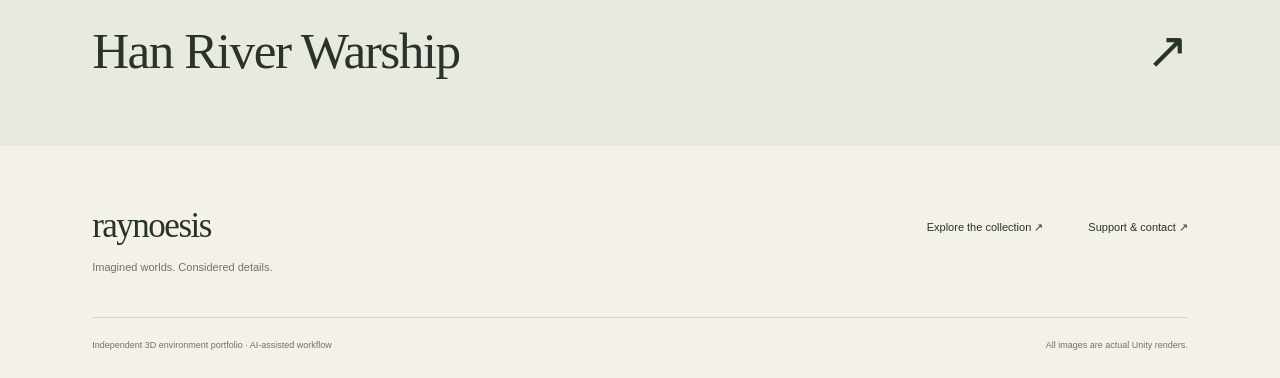
<file: han-camp.html>
<!doctype html><html lang="en"><head><meta charset="utf-8"><meta name="viewport" content="width=device-width,initial-scale=1"><meta name="color-scheme" content="light"><title>Han Military Camp — raynoesis</title><meta name="description" content="Palisades, tents, granaries and supply props build a military camp around its working life, with a furnished command interior."><link rel="icon" href="assets/favicon.svg" type="image/svg+xml"><link rel="stylesheet" href="assets/site.css?v=20261023-2"><script src="assets/config.js" defer></script><script src="assets/site.js" defer></script></head><body><a class="skip-link" href="#main"><span data-en="Skip to content" data-zh="跳至正文" >Skip to content</span></a><header class="site-header"><a class="brand" href="index.html" aria-label="raynoesis home"><span class="brand-mark" aria-hidden="true">r.</span>raynoesis</a><button class="menu-toggle" type="button" aria-controls="main-nav" aria-expanded="false" data-label-en="Open navigation" data-label-zh="展开导航" aria-label="Open navigation"><span></span><span></span></button><nav id="main-nav" aria-label="Main navigation" data-label-en="Main navigation" data-label-zh="主导航"><a aria-current="page" href="index.html#work"><span data-en="Selected work" data-zh="作品" >Selected work</span></a><a href="index.html#about"><span data-en="About" data-zh="关于" >About</span></a><a  href="support.html"><span data-en="Support" data-zh="支持" >Support</span></a></nav><button class="language" type="button" aria-label="Switch to Chinese" data-language-toggle>中文 <span aria-hidden="true">↗</span></button></header><main id="main"><div class="project-heading section-wrap"><a class="back-link" href="index.html#work">← <span data-en="The collection" data-zh="返回作品集" >The collection</span></a><div class="project-heading-row"><div><div class="eyebrow">06 / <span data-en="Worldbuilding · Logistics camp" data-zh="世界构建 · 后勤军营" >Worldbuilding · Logistics camp</span></div><h1><span data-en="Han Military Camp" data-zh="汉式军营" >Han Military Camp</span></h1></div><p data-en="The world behind the front line." data-zh="战线之后，另一个世界。" class="project-tag">The world behind the front line.</p></div></div><section class="project-cover"><img class="" src="assets/images/han-camp-1-1280.webp" srcset="assets/images/han-camp-1-640.webp 640w, assets/images/han-camp-1-1280.webp 1280w, assets/images/han-camp-1-1920.webp 1920w" sizes="100vw" width="1920" height="1280" alt="A fortified camp with tents and supply buildings" data-alt-en="A fortified camp with tents and supply buildings" data-alt-zh="帐篷与后勤建筑组成的设防军营" fetchpriority="high" decoding="async"><div class="project-cover-caption"><span data-en="Actual Unity render · Highest-detail presentation" data-zh="Unity 实际渲染 · 最高细节展示" >Actual Unity render · Highest-detail presentation</span><span>01 / 03</span></div></section><section class="project-overview section-wrap"><div><div class="eyebrow"><span data-en="The project" data-zh="项目介绍" >The project</span></div><h2><span data-en="The world behind the front line." data-zh="战线之后，另一个世界。" >The world behind the front line.</span></h2><p data-en="Palisades, tents, granaries and supply props build a military camp around its working life, with a furnished command interior." data-zh="营栅、帐篷、粮仓与军需器物，围绕军营日常组织起来，并配有完整的指挥帐内景。" class="large-copy">Palisades, tents, granaries and supply props build a military camp around its working life, with a furnished command interior.</p></div><div class="project-facts"><p data-en="60 semantic modules" data-zh="60 种语义模块" >60 semantic modules</p><p data-en="3 exterior layouts" data-zh="3 套外景布局" >3 exterior layouts</p><p data-en="Detail &amp; LP variants" data-zh="细节与低面版本" >Detail &amp; LP variants</p><small><span data-en="Local technical candidate · Not listed on the Asset Store" data-zh="本地技术候选版本 · 尚未上架 Asset Store" >Local technical candidate · Not listed on the Asset Store</span></small></div></section><section class="geometry-section section-wrap"><div class="eyebrow"><span data-en="Technical detail" data-zh="技术信息" >Technical detail</span></div><h2><span data-en="Geometry budget" data-zh="几何面数" >Geometry budget</span></h2><p data-en="Triangle counts from the candidate’s Unity mesh inventory. “Tris” means triangles, not authoring polygons." data-zh="面数来自候选包的 Unity 网格统计。Tris 指三角面，并非建模软件中的多边形面。" class="geometry-intro">Triangle counts from the candidate’s Unity mesh inventory. “Tris” means triangles, not authoring polygons.</p><table class="budget-table"><thead><tr><th scope="col"><span data-en="Content / configuration" data-zh="内容 / 配置" >Content / configuration</span></th><th scope="col"><span data-en="Triangles" data-zh="三角面数" >Triangles</span></th></tr></thead><tbody><tr><th scope="row"><span data-en="27 exterior modules · highest detail" data-zh="27 个外景模块 · 最高细节" >27 exterior modules · highest detail</span></th><td>225,294</td></tr><tr><th scope="row"><span data-en="33 interior modules · highest detail" data-zh="33 个内景模块 · 最高细节" >33 interior modules · highest detail</span></th><td>30,716</td></tr><tr><th scope="row"><span data-en="Source fortified-camp assembly · exterior high detail" data-zh="源设防军营组合 · 外景最高细节" >Source fortified-camp assembly · exterior high detail</span></th><td>482,106</td></tr></tbody></table><p data-en="Module-library totals count each module once. The source exterior assembly repeats modules; the separate walkable-interior substitution changes the assembled total. Lower-detail exterior and interior alternatives are included; these numbers refer to highest detail only." data-zh="模块库合计按每种模块计一次。源军营外景组合重复使用模块；替换成独立可步入内景后，组合总面数会变化。包含外景与内景低细节版本，以上仅列最高细节。" class="geometry-note">Module-library totals count each module once. The source exterior assembly repeats modules; the separate walkable-interior substitution changes the assembled total. Lower-detail exterior and interior alternatives are included; these numbers refer to highest detail only.</p></section><section class="project-gallery section-wrap"><div class="gallery-heading"><h2><span data-en="A closer look" data-zh="近看细节" >A closer look</span></h2><p data-en="Select an image to explore" data-zh="点击图片查看" class="gallery-hint" hidden>Select an image to explore</p></div><div class="detail-images"><figure><a href="assets/images/han-camp-2-1920.webp" class="gallery-open" data-gallery-index="1"><img class="" src="assets/images/han-camp-2-1280.webp" srcset="assets/images/han-camp-2-640.webp 640w, assets/images/han-camp-2-1280.webp 1280w, assets/images/han-camp-2-1920.webp 1920w" sizes="(max-width: 700px) 100vw, 50vw" width="1920" height="1280" alt="A grain transfer depot layout" data-alt-en="A grain transfer depot layout" data-alt-zh="粮食转运仓库布局" loading="lazy" decoding="async"><span class="enlarge" aria-hidden="true">↗</span></a><figcaption><span>02</span><span data-en="A grain transfer depot layout" data-zh="粮食转运仓库布局" >A grain transfer depot layout</span></figcaption></figure><figure><a href="assets/images/han-camp-3-1920.webp" class="gallery-open" data-gallery-index="2"><img class="" src="assets/images/han-camp-3-1280.webp" srcset="assets/images/han-camp-3-640.webp 640w, assets/images/han-camp-3-1280.webp 1280w, assets/images/han-camp-3-1920.webp 1920w" sizes="(max-width: 700px) 100vw, 50vw" width="1920" height="1280" alt="Furnished command tent interior" data-alt-en="Furnished command tent interior" data-alt-zh="陈设完整的指挥帐内部" loading="lazy" decoding="async"><span class="enlarge" aria-hidden="true">↗</span></a><figcaption><span>03</span><span data-en="Furnished command tent interior" data-zh="陈设完整的指挥帐内部" >Furnished command tent interior</span></figcaption></figure></div></section><section class="scope section-wrap"><div class="eyebrow"><span data-en="Made for considered use" data-zh="了解后，再使用" >Made for considered use</span></div><div class="scope-grid"><div><h2><span data-en="Inside the project" data-zh="项目包含" >Inside the project</span></h2><p data-en="Fortified logistics camp, marching camp and grain transfer depot layouts. Includes 27 exterior and 33 interior modules, low-detail replacements, gate pivots, static cart and a reusable command interior." data-zh="包含设防后勤营地、行军营地及粮食转运仓库布局。27 个外景与 33 个内景模块，附低细节替换、营门枢轴、静态车具与可复用指挥帐内景。" >Fortified logistics camp, marching camp and grain transfer depot layouts. Includes 27 exterior and 33 interior modules, low-detail replacements, gate pivots, static cart and a reusable command interior.</p></div><div><h2><span data-en="Tested configuration" data-zh="已测试配置" >Tested configuration</span></h2><p>Unity 6000.6.0f1<br>Universal Render Pipeline 17.6.0<br><span data-en="Windows · Direct3D 11 · Linear" data-zh="Windows · Direct3D 11 · 线性色彩空间" >Windows · Direct3D 11 · Linear</span></p><p data-en="Other Unity versions, render pipelines and platforms have not been verified. No target frame rate is promised." data-zh="其他 Unity 版本、渲染管线与平台尚未验证。不承诺目标帧率。" >Other Unity versions, render pipelines and platforms have not been verified. No target frame rate is promised.</p></div><div class="scope-limits"><h2><span data-en="Scope &amp; limitations" data-zh="范围与限制" >Scope &amp; limitations</span></h2><p data-en="No characters, animals, fire effects, vehicle driving, production door animation, NavMesh or gameplay. Ladders have no climbing controller. Low tents and furnished routes require character-specific clearance checks; colliders are static." data-zh="无人物、动物、火焰效果、车辆驾驶、正式门动画、NavMesh 或玩法。梯子无攀爬控制器。低矮帐篷及陈设通道需按角色尺寸检查；碰撞体为静态。" >No characters, animals, fire effects, vehicle driving, production door animation, NavMesh or gameplay. Ladders have no climbing controller. Low tents and furnished routes require character-specific clearance checks; colliders are static.</p></div></div><a class="text-link" href="support.html?project=han-camp"><span data-en="Project questions &amp; support" data-zh="项目咨询与支持" >Project questions &amp; support</span><span aria-hidden="true">↗</span></a></section><section class="next-project section-wrap"><span class="eyebrow"><span data-en="Continue exploring" data-zh="继续探索" >Continue exploring</span></span><a href="han-warship.html"><span data-en="Han River Warship" data-zh="汉式楼船" >Han River Warship</span><span aria-hidden="true">↗</span></a></section><dialog class="image-dialog" aria-label="Project image viewer" data-label-en="Project image viewer" data-label-zh="项目图片查看器"><div class="viewer-toolbar"><span class="viewer-count"></span><button type="button" class="viewer-close" data-label-en="Close image viewer" data-label-zh="关闭图片查看器" aria-label="Close image viewer"><span data-en="Close" data-zh="关闭" >Close</span> ×</button></div><img class="viewer-image" alt=""><div class="viewer-bottom"><button type="button" class="viewer-prev" data-label-en="Previous image" data-label-zh="上一张" aria-label="Previous image">←</button><p class="viewer-caption"></p><button type="button" class="viewer-next" data-label-en="Next image" data-label-zh="下一张" aria-label="Next image">→</button></div></dialog><script type="application/json" id="gallery-data">[{"variants": [{"path": "assets/images/han-camp-1-640.webp", "width": 640, "height": 427, "sha256": "4ced1cbdcc861d713f9f67478dfa45fa4700561a6c2b1b931a091a768f1ef070", "bytes": 17708}, {"path": "assets/images/han-camp-1-1280.webp", "width": 1280, "height": 853, "sha256": "58dd0aa17c85844730f1073a50624b7415d3482dc8c9293796ef9957ed32c75c", "bytes": 56126}, {"path": "assets/images/han-camp-1-1920.webp", "width": 1920, "height": 1280, "sha256": "1a783aa280278c7e31cb1a24b75c4315d74084bb4b643d7492e8f609affd2aa8", "bytes": 103798}], "caption": ["A fortified camp with tents and supply buildings", "帐篷与后勤建筑组成的设防军营"]}, {"variants": [{"path": "assets/images/han-camp-2-640.webp", "width": 640, "height": 427, "sha256": "9894827eb5ffb089eeb54dd90a7bfdb01fb9ca55292761e56a9a18db24757c93", "bytes": 12806}, {"path": "assets/images/han-camp-2-1280.webp", "width": 1280, "height": 853, "sha256": "23929a6cfe0c6dc08105736de848fbc27076727e29e00dbdcf3d69875fc755e9", "bytes": 39356}, {"path": "assets/images/han-camp-2-1920.webp", "width": 1920, "height": 1280, "sha256": "525db9b6e2f278d351d8574d0783aa99b8bda798f9b289bbad2c53affae093eb", "bytes": 70382}], "caption": ["A grain transfer depot layout", "粮食转运仓库布局"]}, {"variants": [{"path": "assets/images/han-camp-3-640.webp", "width": 640, "height": 427, "sha256": "7b81680edc907e1274ca424ea242f5d282e7e4410d4476427677a2ae89b2e4a5", "bytes": 21664}, {"path": "assets/images/han-camp-3-1280.webp", "width": 1280, "height": 853, "sha256": "c34eaaf1950d0b70ea9151c5f207391982cd03af99d3091e575ad77807d52bae", "bytes": 59726}, {"path": "assets/images/han-camp-3-1920.webp", "width": 1920, "height": 1280, "sha256": "2d25b14cd47b8e652d7b8b9f21c286726ab77e4e66794d3d0cdc96f30f333af6", "bytes": 110832}], "caption": ["Furnished command tent interior", "陈设完整的指挥帐内部"]}]</script></main><footer><div><a class="footer-brand" href="index.html">raynoesis</a><p data-en="Imagined worlds. Considered details." data-zh="构想世界，细察万物。" >Imagined worlds. Considered details.</p></div><div class="footer-links"><a href="index.html#work"><span data-en="Explore the collection" data-zh="浏览作品" >Explore the collection</span> ↗</a><a href="support.html"><span data-en="Support &amp; contact" data-zh="支持与联系" >Support &amp; contact</span> ↗</a></div><div class="footer-note"><span data-en="Independent 3D environment portfolio · AI-assisted workflow" data-zh="独立 3D 环境作品集 · AI 辅助工作流" >Independent 3D environment portfolio · AI-assisted workflow</span><span data-en="All images are actual Unity renders." data-zh="全部图片均为 Unity 实际渲染。" >All images are actual Unity renders.</span></div></footer><noscript><p class="noscript">JavaScript is disabled. All projects and support guidance remain available in English. Enable JavaScript to switch language and enlarge gallery images.</p></noscript></body></html>
</file>
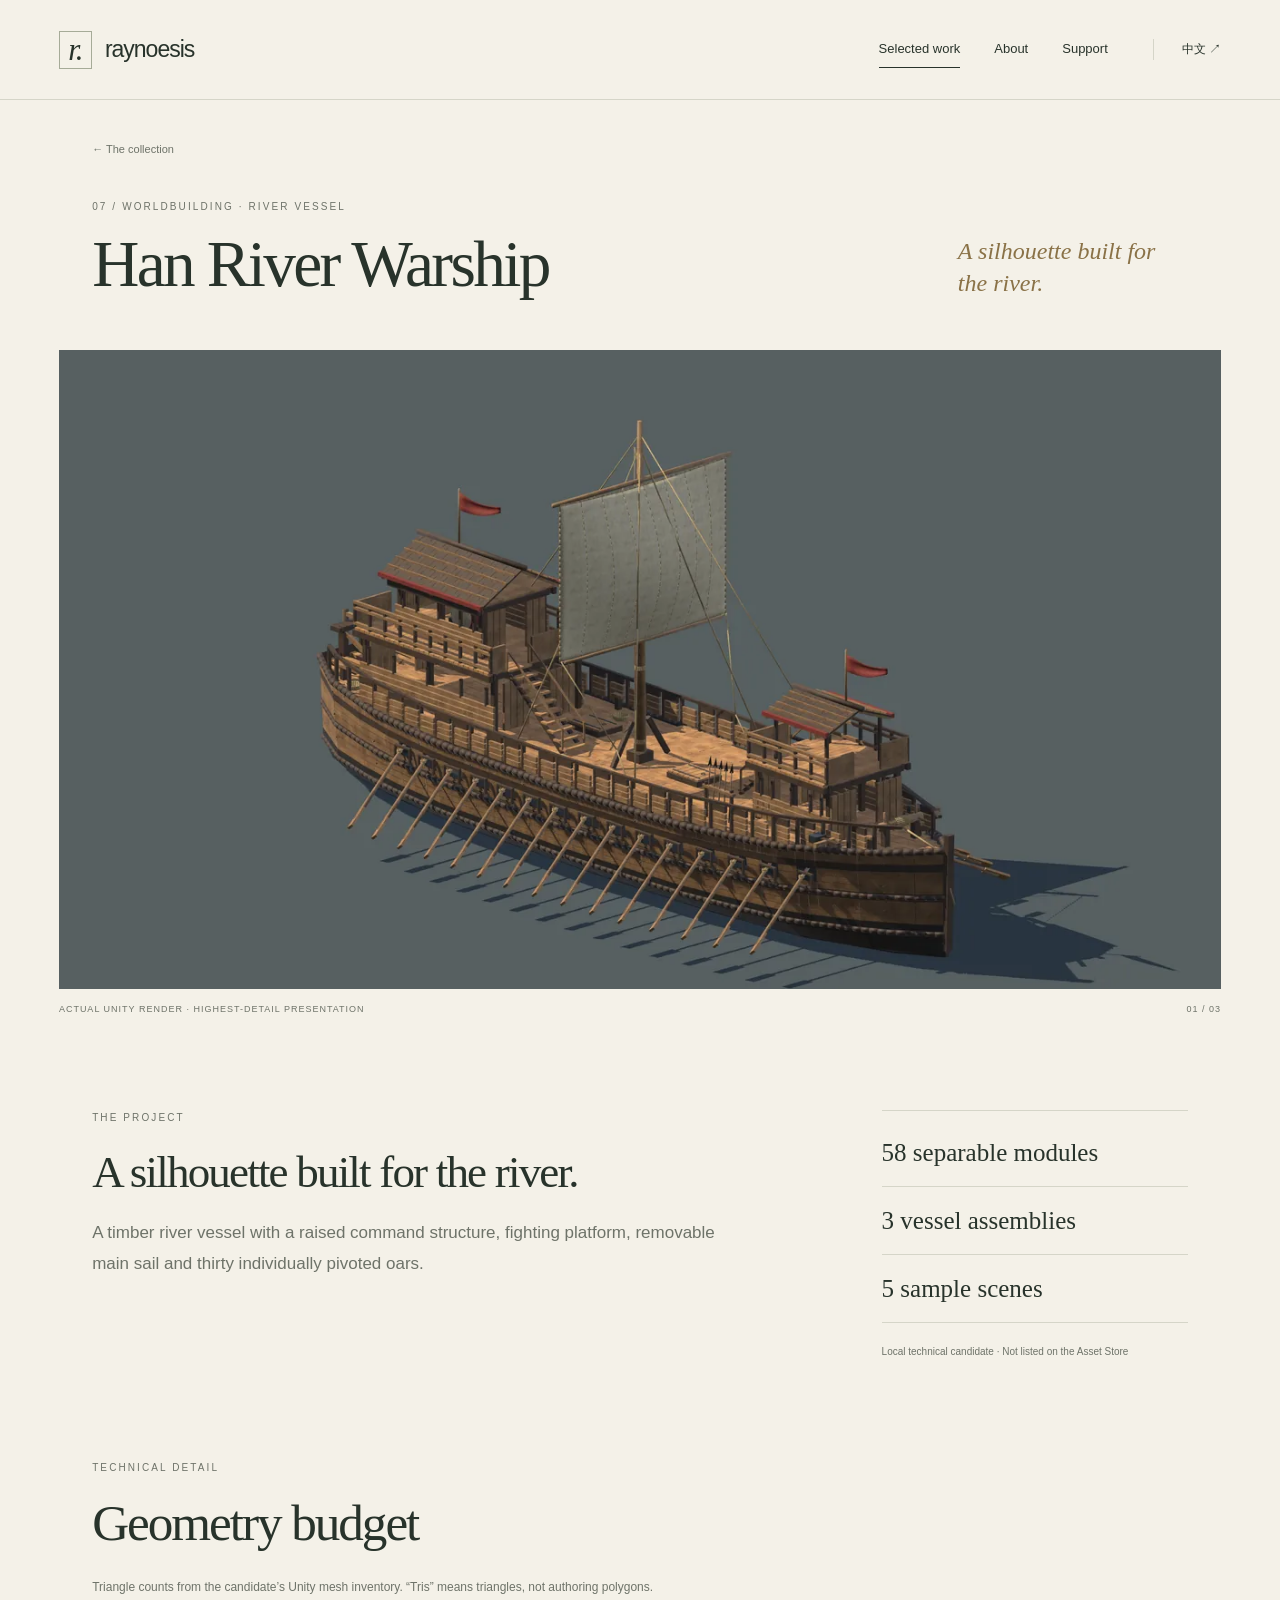
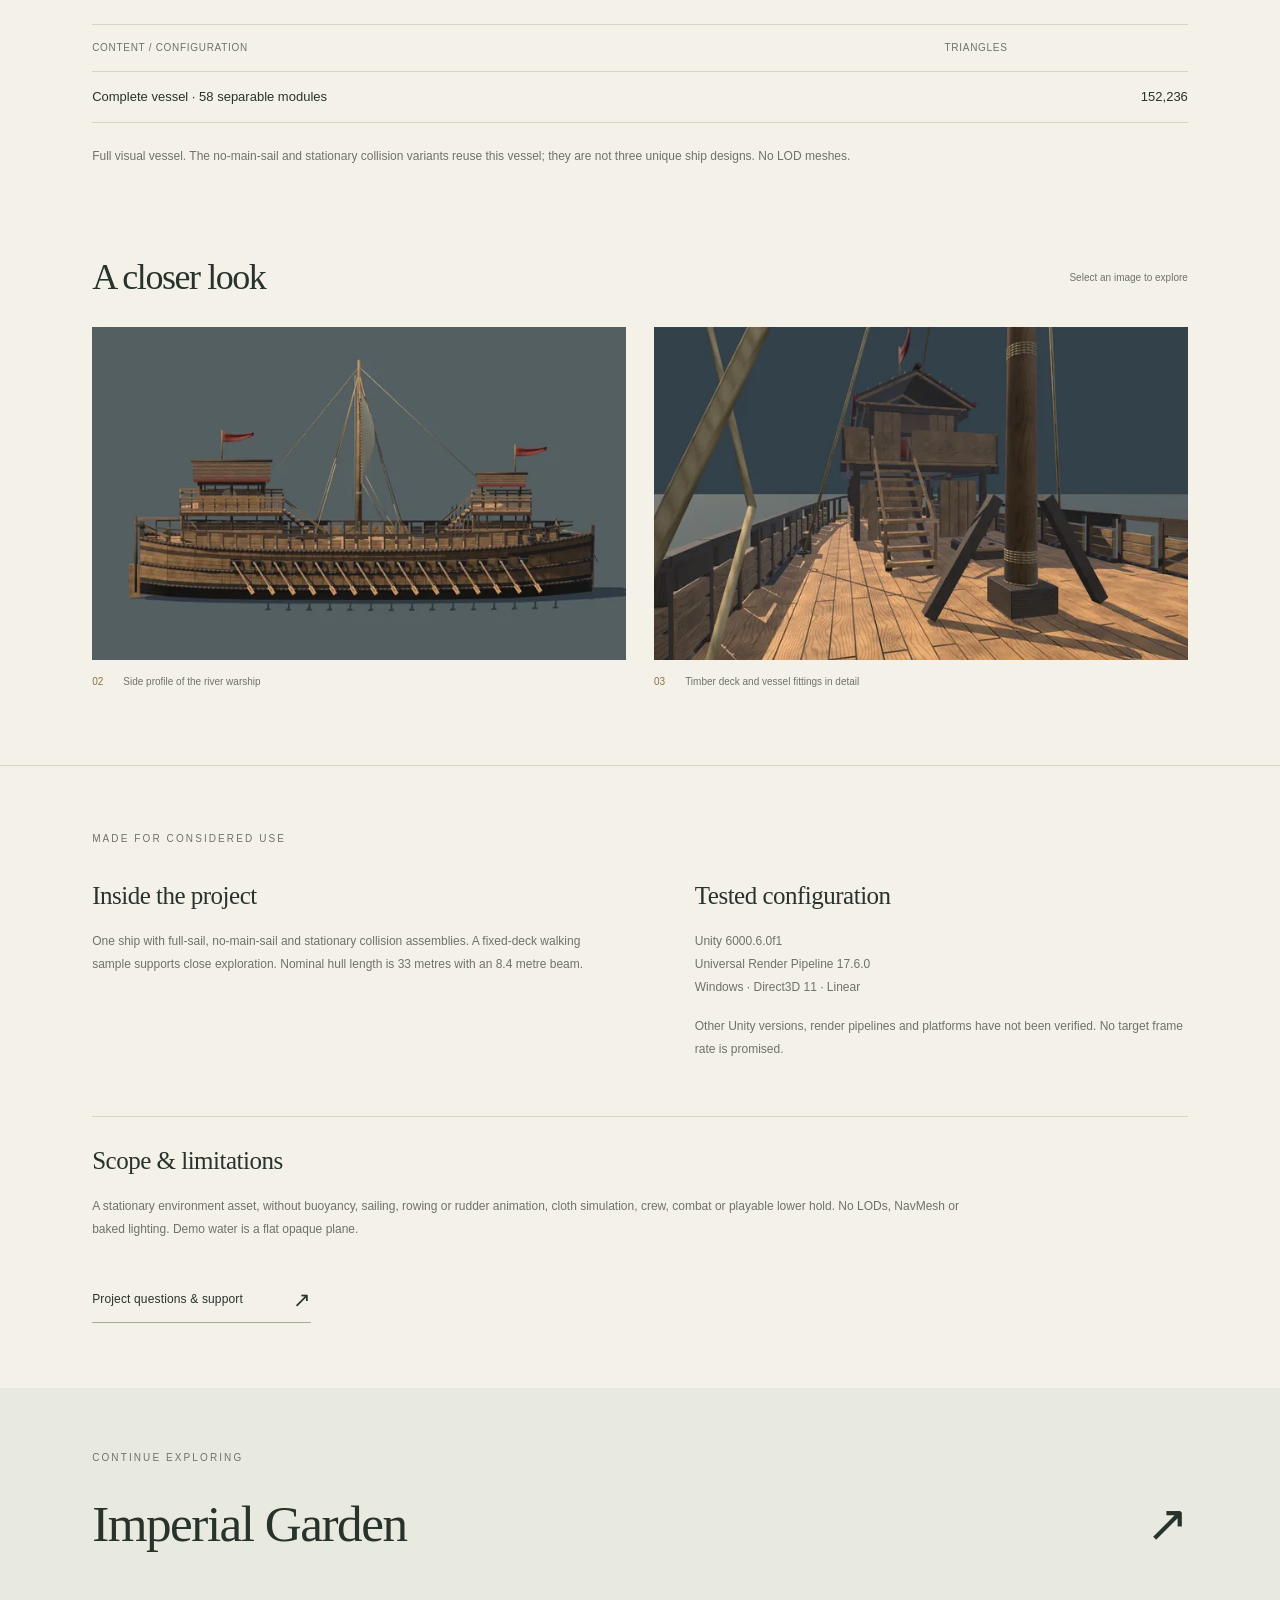
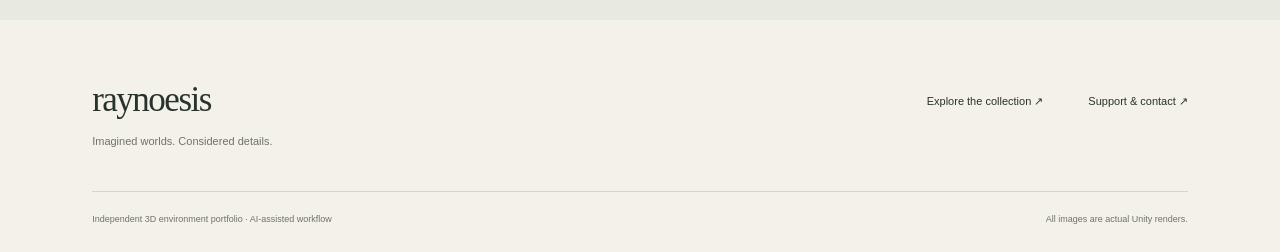
<file: han-warship.html>
<!doctype html><html lang="en"><head><meta charset="utf-8"><meta name="viewport" content="width=device-width,initial-scale=1"><meta name="color-scheme" content="light"><title>Han River Warship — raynoesis</title><meta name="description" content="A timber river vessel with a raised command structure, fighting platform, removable main sail and thirty individually pivoted oars."><link rel="icon" href="assets/favicon.svg" type="image/svg+xml"><link rel="stylesheet" href="assets/site.css?v=20261023-2"><script src="assets/config.js" defer></script><script src="assets/site.js" defer></script></head><body><a class="skip-link" href="#main"><span data-en="Skip to content" data-zh="跳至正文" >Skip to content</span></a><header class="site-header"><a class="brand" href="index.html" aria-label="raynoesis home"><span class="brand-mark" aria-hidden="true">r.</span>raynoesis</a><button class="menu-toggle" type="button" aria-controls="main-nav" aria-expanded="false" data-label-en="Open navigation" data-label-zh="展开导航" aria-label="Open navigation"><span></span><span></span></button><nav id="main-nav" aria-label="Main navigation" data-label-en="Main navigation" data-label-zh="主导航"><a aria-current="page" href="index.html#work"><span data-en="Selected work" data-zh="作品" >Selected work</span></a><a href="index.html#about"><span data-en="About" data-zh="关于" >About</span></a><a  href="support.html"><span data-en="Support" data-zh="支持" >Support</span></a></nav><button class="language" type="button" aria-label="Switch to Chinese" data-language-toggle>中文 <span aria-hidden="true">↗</span></button></header><main id="main"><div class="project-heading section-wrap"><a class="back-link" href="index.html#work">← <span data-en="The collection" data-zh="返回作品集" >The collection</span></a><div class="project-heading-row"><div><div class="eyebrow">07 / <span data-en="Worldbuilding · River vessel" data-zh="世界构建 · 江河船舶" >Worldbuilding · River vessel</span></div><h1><span data-en="Han River Warship" data-zh="汉式楼船" >Han River Warship</span></h1></div><p data-en="A silhouette built for the river." data-zh="属于江河的轮廓。" class="project-tag">A silhouette built for the river.</p></div></div><section class="project-cover"><img class="" src="assets/images/han-warship-1-1280.webp" srcset="assets/images/han-warship-1-640.webp 640w, assets/images/han-warship-1-1280.webp 1280w, assets/images/han-warship-1-1920.webp 1920w" sizes="100vw" width="1920" height="1280" alt="The complete timber warship with sail and oars" data-alt-en="The complete timber warship with sail and oars" data-alt-zh="带船帆与船桨的完整木质楼船" fetchpriority="high" decoding="async"><div class="project-cover-caption"><span data-en="Actual Unity render · Highest-detail presentation" data-zh="Unity 实际渲染 · 最高细节展示" >Actual Unity render · Highest-detail presentation</span><span>01 / 03</span></div></section><section class="project-overview section-wrap"><div><div class="eyebrow"><span data-en="The project" data-zh="项目介绍" >The project</span></div><h2><span data-en="A silhouette built for the river." data-zh="属于江河的轮廓。" >A silhouette built for the river.</span></h2><p data-en="A timber river vessel with a raised command structure, fighting platform, removable main sail and thirty individually pivoted oars." data-zh="木质楼船设有高起的指挥楼、战斗平台、可拆主帆，以及三十支独立枢轴船桨。" class="large-copy">A timber river vessel with a raised command structure, fighting platform, removable main sail and thirty individually pivoted oars.</p></div><div class="project-facts"><p data-en="58 separable modules" data-zh="58 个可分模块" >58 separable modules</p><p data-en="3 vessel assemblies" data-zh="3 套船舶组合" >3 vessel assemblies</p><p data-en="5 sample scenes" data-zh="5 个示例场景" >5 sample scenes</p><small><span data-en="Local technical candidate · Not listed on the Asset Store" data-zh="本地技术候选版本 · 尚未上架 Asset Store" >Local technical candidate · Not listed on the Asset Store</span></small></div></section><section class="geometry-section section-wrap"><div class="eyebrow"><span data-en="Technical detail" data-zh="技术信息" >Technical detail</span></div><h2><span data-en="Geometry budget" data-zh="几何面数" >Geometry budget</span></h2><p data-en="Triangle counts from the candidate’s Unity mesh inventory. “Tris” means triangles, not authoring polygons." data-zh="面数来自候选包的 Unity 网格统计。Tris 指三角面，并非建模软件中的多边形面。" class="geometry-intro">Triangle counts from the candidate’s Unity mesh inventory. “Tris” means triangles, not authoring polygons.</p><table class="budget-table"><thead><tr><th scope="col"><span data-en="Content / configuration" data-zh="内容 / 配置" >Content / configuration</span></th><th scope="col"><span data-en="Triangles" data-zh="三角面数" >Triangles</span></th></tr></thead><tbody><tr><th scope="row"><span data-en="Complete vessel · 58 separable modules" data-zh="完整船体 · 58 个可拆分模块" >Complete vessel · 58 separable modules</span></th><td>152,236</td></tr></tbody></table><p data-en="Full visual vessel. The no-main-sail and stationary collision variants reuse this vessel; they are not three unique ship designs. No LOD meshes." data-zh="完整视觉版船体。去主帆版本与静态碰撞组合复用同一船体，并非三种独立船型。未制作 LOD。" class="geometry-note">Full visual vessel. The no-main-sail and stationary collision variants reuse this vessel; they are not three unique ship designs. No LOD meshes.</p></section><section class="project-gallery section-wrap"><div class="gallery-heading"><h2><span data-en="A closer look" data-zh="近看细节" >A closer look</span></h2><p data-en="Select an image to explore" data-zh="点击图片查看" class="gallery-hint" hidden>Select an image to explore</p></div><div class="detail-images"><figure><a href="assets/images/han-warship-2-1920.webp" class="gallery-open" data-gallery-index="1"><img class="" src="assets/images/han-warship-2-1280.webp" srcset="assets/images/han-warship-2-640.webp 640w, assets/images/han-warship-2-1280.webp 1280w, assets/images/han-warship-2-1920.webp 1920w" sizes="(max-width: 700px) 100vw, 50vw" width="1920" height="1280" alt="Side profile of the river warship" data-alt-en="Side profile of the river warship" data-alt-zh="楼船侧面轮廓" loading="lazy" decoding="async"><span class="enlarge" aria-hidden="true">↗</span></a><figcaption><span>02</span><span data-en="Side profile of the river warship" data-zh="楼船侧面轮廓" >Side profile of the river warship</span></figcaption></figure><figure><a href="assets/images/han-warship-3-1920.webp" class="gallery-open" data-gallery-index="2"><img class="" src="assets/images/han-warship-3-1280.webp" srcset="assets/images/han-warship-3-640.webp 640w, assets/images/han-warship-3-1280.webp 1280w, assets/images/han-warship-3-1920.webp 1920w" sizes="(max-width: 700px) 100vw, 50vw" width="1920" height="1280" alt="Timber deck and vessel fittings in detail" data-alt-en="Timber deck and vessel fittings in detail" data-alt-zh="木质甲板与船上构件细节" loading="lazy" decoding="async"><span class="enlarge" aria-hidden="true">↗</span></a><figcaption><span>03</span><span data-en="Timber deck and vessel fittings in detail" data-zh="木质甲板与船上构件细节" >Timber deck and vessel fittings in detail</span></figcaption></figure></div></section><section class="scope section-wrap"><div class="eyebrow"><span data-en="Made for considered use" data-zh="了解后，再使用" >Made for considered use</span></div><div class="scope-grid"><div><h2><span data-en="Inside the project" data-zh="项目包含" >Inside the project</span></h2><p data-en="One ship with full-sail, no-main-sail and stationary collision assemblies. A fixed-deck walking sample supports close exploration. Nominal hull length is 33 metres with an 8.4 metre beam." data-zh="一艘船，提供完整主帆、无主帆与静态碰撞组合。固定甲板步行示例支持近距离探索。标称船体长 33 米，宽 8.4 米。" >One ship with full-sail, no-main-sail and stationary collision assemblies. A fixed-deck walking sample supports close exploration. Nominal hull length is 33 metres with an 8.4 metre beam.</p></div><div><h2><span data-en="Tested configuration" data-zh="已测试配置" >Tested configuration</span></h2><p>Unity 6000.6.0f1<br>Universal Render Pipeline 17.6.0<br><span data-en="Windows · Direct3D 11 · Linear" data-zh="Windows · Direct3D 11 · 线性色彩空间" >Windows · Direct3D 11 · Linear</span></p><p data-en="Other Unity versions, render pipelines and platforms have not been verified. No target frame rate is promised." data-zh="其他 Unity 版本、渲染管线与平台尚未验证。不承诺目标帧率。" >Other Unity versions, render pipelines and platforms have not been verified. No target frame rate is promised.</p></div><div class="scope-limits"><h2><span data-en="Scope &amp; limitations" data-zh="范围与限制" >Scope &amp; limitations</span></h2><p data-en="A stationary environment asset, without buoyancy, sailing, rowing or rudder animation, cloth simulation, crew, combat or playable lower hold. No LODs, NavMesh or baked lighting. Demo water is a flat opaque plane." data-zh="作为静态环境资产，无浮力、航行、划桨或舵动画、布料模拟、船员、战斗或可进入的底舱。无 LOD、NavMesh 或烘焙光照。演示水面为不透明平面。" >A stationary environment asset, without buoyancy, sailing, rowing or rudder animation, cloth simulation, crew, combat or playable lower hold. No LODs, NavMesh or baked lighting. Demo water is a flat opaque plane.</p></div></div><a class="text-link" href="support.html?project=han-warship"><span data-en="Project questions &amp; support" data-zh="项目咨询与支持" >Project questions &amp; support</span><span aria-hidden="true">↗</span></a></section><section class="next-project section-wrap"><span class="eyebrow"><span data-en="Continue exploring" data-zh="继续探索" >Continue exploring</span></span><a href="imperial-garden.html"><span data-en="Imperial Garden" data-zh="御花园" >Imperial Garden</span><span aria-hidden="true">↗</span></a></section><dialog class="image-dialog" aria-label="Project image viewer" data-label-en="Project image viewer" data-label-zh="项目图片查看器"><div class="viewer-toolbar"><span class="viewer-count"></span><button type="button" class="viewer-close" data-label-en="Close image viewer" data-label-zh="关闭图片查看器" aria-label="Close image viewer"><span data-en="Close" data-zh="关闭" >Close</span> ×</button></div><img class="viewer-image" alt=""><div class="viewer-bottom"><button type="button" class="viewer-prev" data-label-en="Previous image" data-label-zh="上一张" aria-label="Previous image">←</button><p class="viewer-caption"></p><button type="button" class="viewer-next" data-label-en="Next image" data-label-zh="下一张" aria-label="Next image">→</button></div></dialog><script type="application/json" id="gallery-data">[{"variants": [{"path": "assets/images/han-warship-1-640.webp", "width": 640, "height": 427, "sha256": "d23bec9ed75f59dd2f92dbe4baff5b13186d9e5fd1ae9cc6e1b9b4b37f2c7de8", "bytes": 16028}, {"path": "assets/images/han-warship-1-1280.webp", "width": 1280, "height": 853, "sha256": "066a175d912e51eca14b7b5e2c7c711228b5947ff284abd064f12e134dbae514", "bytes": 47056}, {"path": "assets/images/han-warship-1-1920.webp", "width": 1920, "height": 1280, "sha256": "4314aeef5535a43039234e2eb4e19a6495d279381b108723ed0762cb194e0b14", "bytes": 86352}], "caption": ["The complete timber warship with sail and oars", "带船帆与船桨的完整木质楼船"]}, {"variants": [{"path": "assets/images/han-warship-2-640.webp", "width": 640, "height": 427, "sha256": "15316207951dfcf16b33479bf76f9150e3a487413e76fac9258ca4f92eeda802", "bytes": 17490}, {"path": "assets/images/han-warship-2-1280.webp", "width": 1280, "height": 853, "sha256": "bf380d438a2257e5d42326c0201ae02086dcb6b5baa3dbd544aa91385502a928", "bytes": 50416}, {"path": "assets/images/han-warship-2-1920.webp", "width": 1920, "height": 1280, "sha256": "c44f92624496e4bd7d48a1d131194823402806a17fb23eb989f866ffc82fde88", "bytes": 89978}], "caption": ["Side profile of the river warship", "楼船侧面轮廓"]}, {"variants": [{"path": "assets/images/han-warship-3-640.webp", "width": 640, "height": 427, "sha256": "0bceb9887ef97e3f266fea74246ca3190f6e55feb5e1c81bf9a390916f96f2f1", "bytes": 29922}, {"path": "assets/images/han-warship-3-1280.webp", "width": 1280, "height": 853, "sha256": "ca2cec00e6a1a2c297f46e155ecd9d7983ebfb3422ff943495e0b42dafc321e7", "bytes": 89940}, {"path": "assets/images/han-warship-3-1920.webp", "width": 1920, "height": 1280, "sha256": "7451fabb5cb599a8b9050090e98eb0ceb04be291e60dad40c0cc83ab0e38966e", "bytes": 162782}], "caption": ["Timber deck and vessel fittings in detail", "木质甲板与船上构件细节"]}]</script></main><footer><div><a class="footer-brand" href="index.html">raynoesis</a><p data-en="Imagined worlds. Considered details." data-zh="构想世界，细察万物。" >Imagined worlds. Considered details.</p></div><div class="footer-links"><a href="index.html#work"><span data-en="Explore the collection" data-zh="浏览作品" >Explore the collection</span> ↗</a><a href="support.html"><span data-en="Support &amp; contact" data-zh="支持与联系" >Support &amp; contact</span> ↗</a></div><div class="footer-note"><span data-en="Independent 3D environment portfolio · AI-assisted workflow" data-zh="独立 3D 环境作品集 · AI 辅助工作流" >Independent 3D environment portfolio · AI-assisted workflow</span><span data-en="All images are actual Unity renders." data-zh="全部图片均为 Unity 实际渲染。" >All images are actual Unity renders.</span></div></footer><noscript><p class="noscript">JavaScript is disabled. All projects and support guidance remain available in English. Enable JavaScript to switch language and enlarge gallery images.</p></noscript></body></html>
</file>
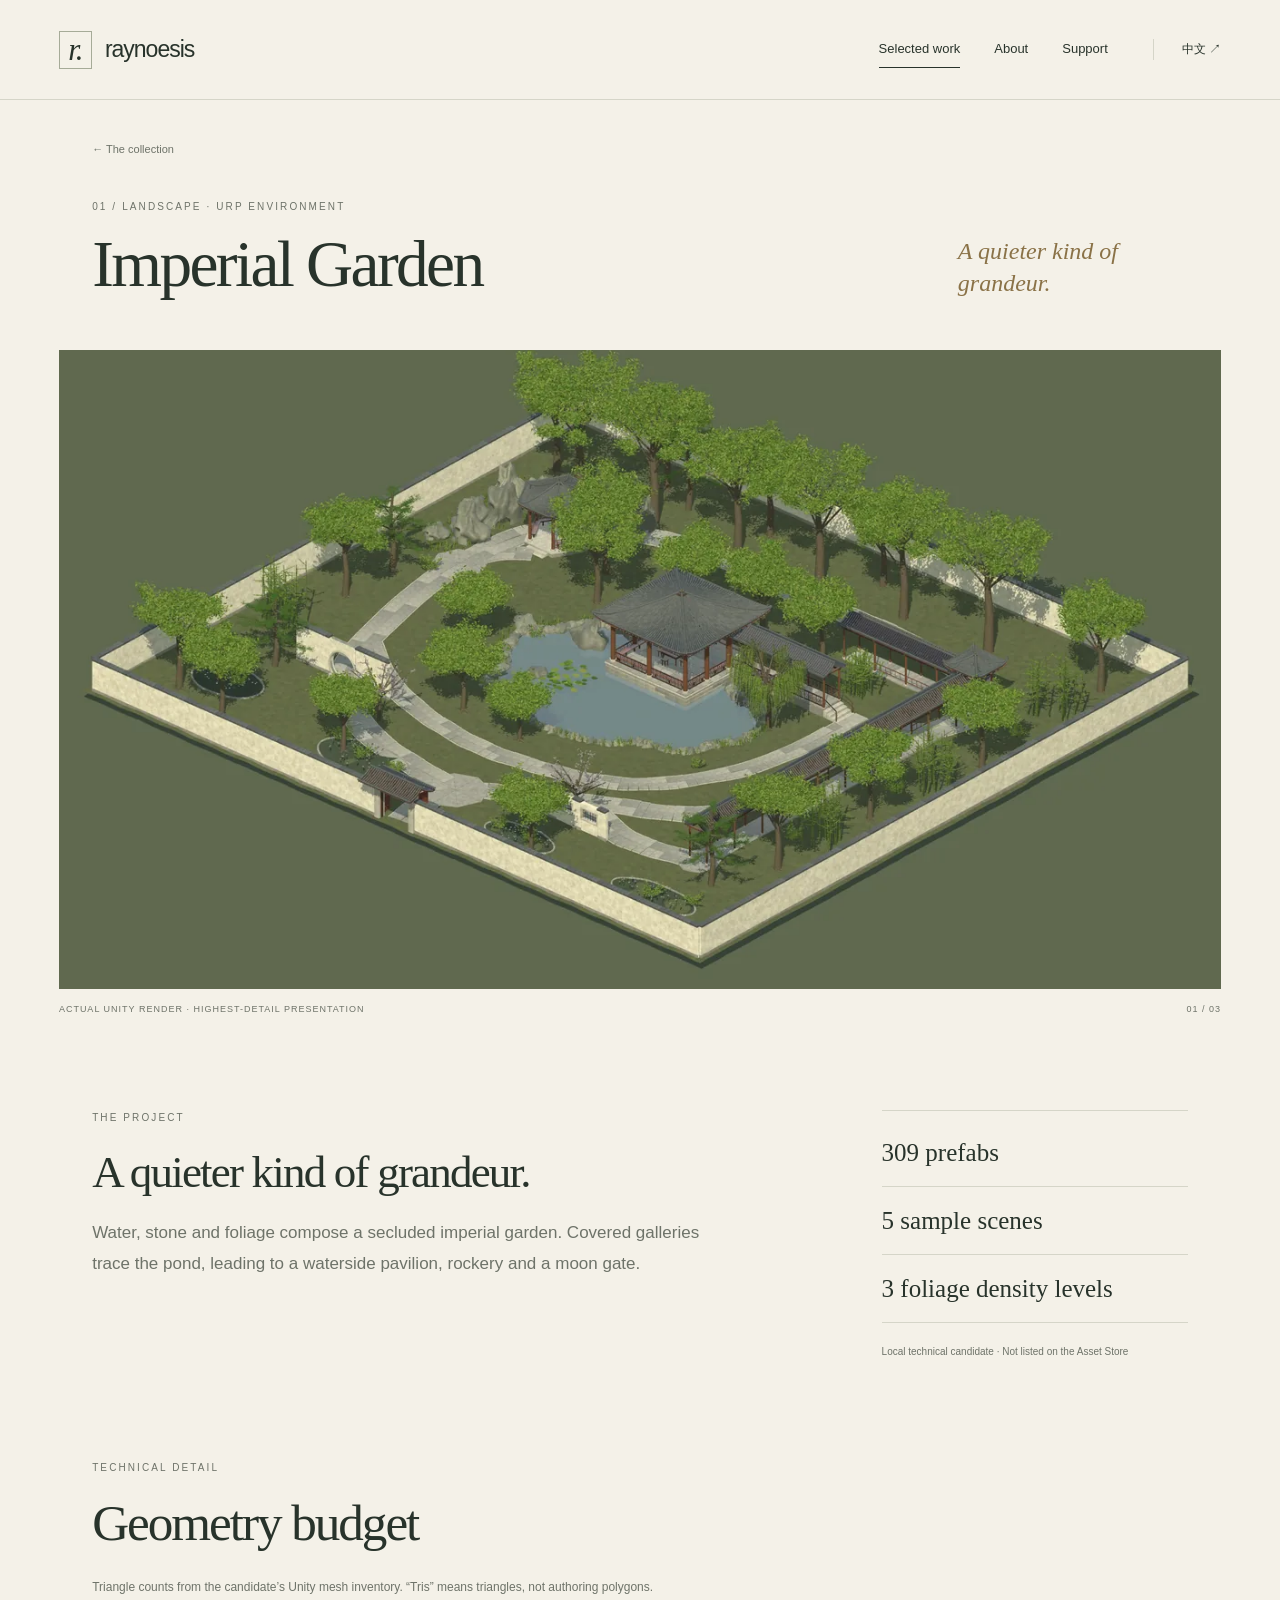
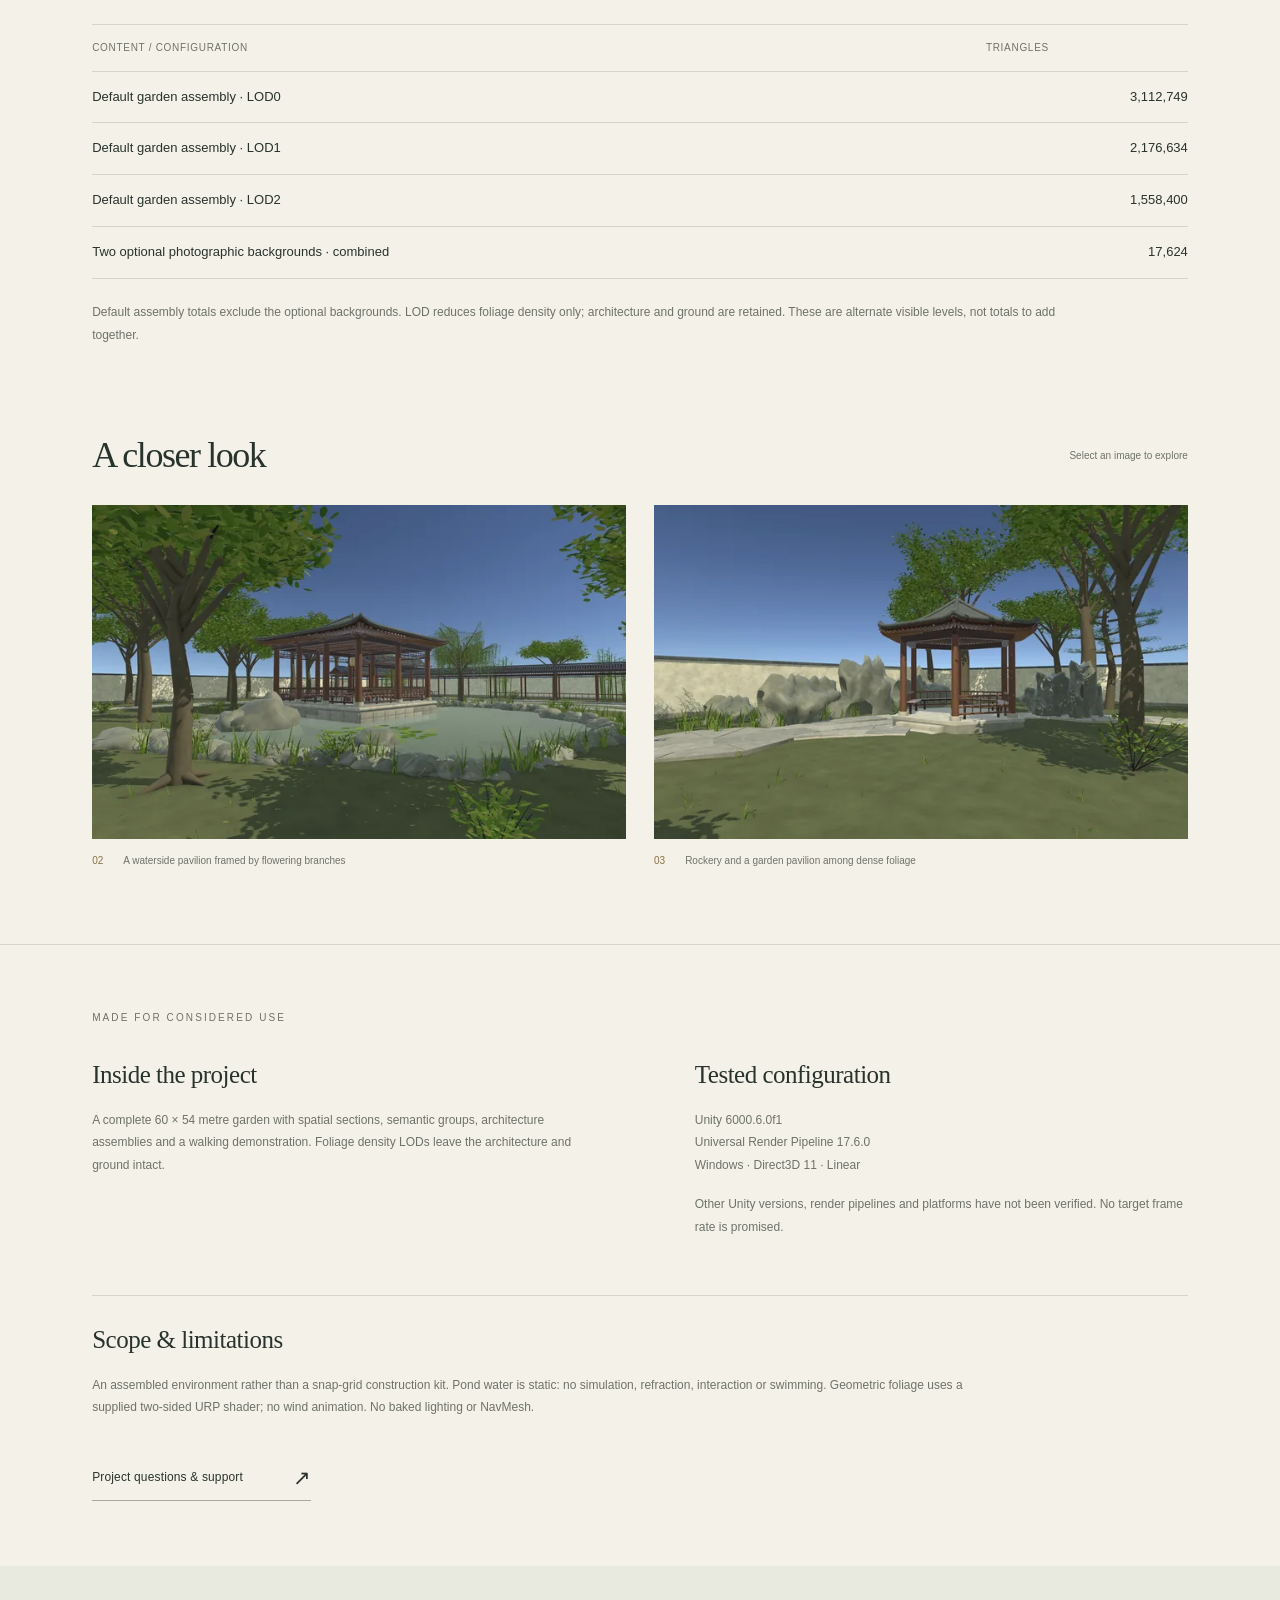
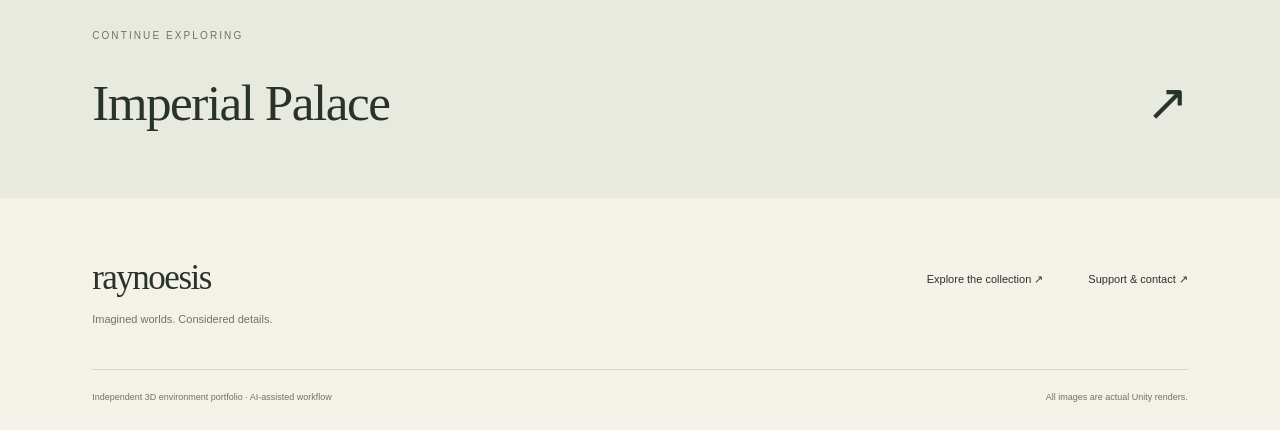
<file: imperial-garden.html>
<!doctype html><html lang="en"><head><meta charset="utf-8"><meta name="viewport" content="width=device-width,initial-scale=1"><meta name="color-scheme" content="light"><title>Imperial Garden — raynoesis</title><meta name="description" content="Water, stone and foliage compose a secluded imperial garden. Covered galleries trace the pond, leading to a waterside pavilion, rockery and a moon gate."><link rel="icon" href="assets/favicon.svg" type="image/svg+xml"><link rel="stylesheet" href="assets/site.css?v=20261023-2"><script src="assets/config.js" defer></script><script src="assets/site.js" defer></script></head><body><a class="skip-link" href="#main"><span data-en="Skip to content" data-zh="跳至正文" >Skip to content</span></a><header class="site-header"><a class="brand" href="index.html" aria-label="raynoesis home"><span class="brand-mark" aria-hidden="true">r.</span>raynoesis</a><button class="menu-toggle" type="button" aria-controls="main-nav" aria-expanded="false" data-label-en="Open navigation" data-label-zh="展开导航" aria-label="Open navigation"><span></span><span></span></button><nav id="main-nav" aria-label="Main navigation" data-label-en="Main navigation" data-label-zh="主导航"><a aria-current="page" href="index.html#work"><span data-en="Selected work" data-zh="作品" >Selected work</span></a><a href="index.html#about"><span data-en="About" data-zh="关于" >About</span></a><a  href="support.html"><span data-en="Support" data-zh="支持" >Support</span></a></nav><button class="language" type="button" aria-label="Switch to Chinese" data-language-toggle>中文 <span aria-hidden="true">↗</span></button></header><main id="main"><div class="project-heading section-wrap"><a class="back-link" href="index.html#work">← <span data-en="The collection" data-zh="返回作品集" >The collection</span></a><div class="project-heading-row"><div><div class="eyebrow">01 / <span data-en="Landscape · URP environment" data-zh="园林 · URP 场景" >Landscape · URP environment</span></div><h1><span data-en="Imperial Garden" data-zh="御花园" >Imperial Garden</span></h1></div><p data-en="A quieter kind of grandeur." data-zh="以静谧，呈现气度。" class="project-tag">A quieter kind of grandeur.</p></div></div><section class="project-cover"><img class="" src="assets/images/imperial-garden-1-1280.webp" srcset="assets/images/imperial-garden-1-640.webp 640w, assets/images/imperial-garden-1-1280.webp 1280w, assets/images/imperial-garden-1-1920.webp 1920w" sizes="100vw" width="1920" height="1280" alt="The complete garden, with pond, pavilions and perimeter walls" data-alt-en="The complete garden, with pond, pavilions and perimeter walls" data-alt-zh="完整园林：池塘、亭榭与围墙" fetchpriority="high" decoding="async"><div class="project-cover-caption"><span data-en="Actual Unity render · Highest-detail presentation" data-zh="Unity 实际渲染 · 最高细节展示" >Actual Unity render · Highest-detail presentation</span><span>01 / 03</span></div></section><section class="project-overview section-wrap"><div><div class="eyebrow"><span data-en="The project" data-zh="项目介绍" >The project</span></div><h2><span data-en="A quieter kind of grandeur." data-zh="以静谧，呈现气度。" >A quieter kind of grandeur.</span></h2><p data-en="Water, stone and foliage compose a secluded imperial garden. Covered galleries trace the pond, leading to a waterside pavilion, rockery and a moon gate." data-zh="水面、山石与草木，组成一方幽静庭园。曲折游廊沿池而行，串联水榭、假山与月洞门。" class="large-copy">Water, stone and foliage compose a secluded imperial garden. Covered galleries trace the pond, leading to a waterside pavilion, rockery and a moon gate.</p></div><div class="project-facts"><p data-en="309 prefabs" data-zh="309 个预制体" >309 prefabs</p><p data-en="5 sample scenes" data-zh="5 个示例场景" >5 sample scenes</p><p data-en="3 foliage density levels" data-zh="3 档植被密度" >3 foliage density levels</p><small><span data-en="Local technical candidate · Not listed on the Asset Store" data-zh="本地技术候选版本 · 尚未上架 Asset Store" >Local technical candidate · Not listed on the Asset Store</span></small></div></section><section class="geometry-section section-wrap"><div class="eyebrow"><span data-en="Technical detail" data-zh="技术信息" >Technical detail</span></div><h2><span data-en="Geometry budget" data-zh="几何面数" >Geometry budget</span></h2><p data-en="Triangle counts from the candidate’s Unity mesh inventory. “Tris” means triangles, not authoring polygons." data-zh="面数来自候选包的 Unity 网格统计。Tris 指三角面，并非建模软件中的多边形面。" class="geometry-intro">Triangle counts from the candidate’s Unity mesh inventory. “Tris” means triangles, not authoring polygons.</p><table class="budget-table"><thead><tr><th scope="col"><span data-en="Content / configuration" data-zh="内容 / 配置" >Content / configuration</span></th><th scope="col"><span data-en="Triangles" data-zh="三角面数" >Triangles</span></th></tr></thead><tbody><tr><th scope="row"><span data-en="Default garden assembly · LOD0" data-zh="默认园林组合 · LOD0" >Default garden assembly · LOD0</span></th><td>3,112,749</td></tr><tr><th scope="row"><span data-en="Default garden assembly · LOD1" data-zh="默认园林组合 · LOD1" >Default garden assembly · LOD1</span></th><td>2,176,634</td></tr><tr><th scope="row"><span data-en="Default garden assembly · LOD2" data-zh="默认园林组合 · LOD2" >Default garden assembly · LOD2</span></th><td>1,558,400</td></tr><tr><th scope="row"><span data-en="Two optional photographic backgrounds · combined" data-zh="两个可选摄影背景 · 合计" >Two optional photographic backgrounds · combined</span></th><td>17,624</td></tr></tbody></table><p data-en="Default assembly totals exclude the optional backgrounds. LOD reduces foliage density only; architecture and ground are retained. These are alternate visible levels, not totals to add together." data-zh="默认组合总量不包含可选背景。LOD 只降低植被密度，保留建筑和地面。三档是替代显示层级，不能相加。" class="geometry-note">Default assembly totals exclude the optional backgrounds. LOD reduces foliage density only; architecture and ground are retained. These are alternate visible levels, not totals to add together.</p></section><section class="project-gallery section-wrap"><div class="gallery-heading"><h2><span data-en="A closer look" data-zh="近看细节" >A closer look</span></h2><p data-en="Select an image to explore" data-zh="点击图片查看" class="gallery-hint" hidden>Select an image to explore</p></div><div class="detail-images"><figure><a href="assets/images/imperial-garden-2-1920.webp" class="gallery-open" data-gallery-index="1"><img class="" src="assets/images/imperial-garden-2-1280.webp" srcset="assets/images/imperial-garden-2-640.webp 640w, assets/images/imperial-garden-2-1280.webp 1280w, assets/images/imperial-garden-2-1920.webp 1920w" sizes="(max-width: 700px) 100vw, 50vw" width="1920" height="1280" alt="A waterside pavilion framed by flowering branches" data-alt-en="A waterside pavilion framed by flowering branches" data-alt-zh="花木掩映的临水亭榭" loading="lazy" decoding="async"><span class="enlarge" aria-hidden="true">↗</span></a><figcaption><span>02</span><span data-en="A waterside pavilion framed by flowering branches" data-zh="花木掩映的临水亭榭" >A waterside pavilion framed by flowering branches</span></figcaption></figure><figure><a href="assets/images/imperial-garden-3-1920.webp" class="gallery-open" data-gallery-index="2"><img class="" src="assets/images/imperial-garden-3-1280.webp" srcset="assets/images/imperial-garden-3-640.webp 640w, assets/images/imperial-garden-3-1280.webp 1280w, assets/images/imperial-garden-3-1920.webp 1920w" sizes="(max-width: 700px) 100vw, 50vw" width="1920" height="1280" alt="Rockery and a garden pavilion among dense foliage" data-alt-en="Rockery and a garden pavilion among dense foliage" data-alt-zh="繁茂草木中的假山与园亭" loading="lazy" decoding="async"><span class="enlarge" aria-hidden="true">↗</span></a><figcaption><span>03</span><span data-en="Rockery and a garden pavilion among dense foliage" data-zh="繁茂草木中的假山与园亭" >Rockery and a garden pavilion among dense foliage</span></figcaption></figure></div></section><section class="scope section-wrap"><div class="eyebrow"><span data-en="Made for considered use" data-zh="了解后，再使用" >Made for considered use</span></div><div class="scope-grid"><div><h2><span data-en="Inside the project" data-zh="项目包含" >Inside the project</span></h2><p data-en="A complete 60 × 54 metre garden with spatial sections, semantic groups, architecture assemblies and a walking demonstration. Foliage density LODs leave the architecture and ground intact." data-zh="完整的 60 × 54 米园林，包含空间分块、语义分组、建筑组合与步行示例。植被密度 LOD 保留建筑和地形。" >A complete 60 × 54 metre garden with spatial sections, semantic groups, architecture assemblies and a walking demonstration. Foliage density LODs leave the architecture and ground intact.</p></div><div><h2><span data-en="Tested configuration" data-zh="已测试配置" >Tested configuration</span></h2><p>Unity 6000.6.0f1<br>Universal Render Pipeline 17.6.0<br><span data-en="Windows · Direct3D 11 · Linear" data-zh="Windows · Direct3D 11 · 线性色彩空间" >Windows · Direct3D 11 · Linear</span></p><p data-en="Other Unity versions, render pipelines and platforms have not been verified. No target frame rate is promised." data-zh="其他 Unity 版本、渲染管线与平台尚未验证。不承诺目标帧率。" >Other Unity versions, render pipelines and platforms have not been verified. No target frame rate is promised.</p></div><div class="scope-limits"><h2><span data-en="Scope &amp; limitations" data-zh="范围与限制" >Scope &amp; limitations</span></h2><p data-en="An assembled environment rather than a snap-grid construction kit. Pond water is static: no simulation, refraction, interaction or swimming. Geometric foliage uses a supplied two-sided URP shader; no wind animation. No baked lighting or NavMesh." data-zh="这是完整场景，并非网格吸附式建筑套件。池水为静态材质，不含模拟、折射、交互或游泳。几何叶片使用配套双面 URP 着色器，无风动动画；不含烘焙光照或 NavMesh。" >An assembled environment rather than a snap-grid construction kit. Pond water is static: no simulation, refraction, interaction or swimming. Geometric foliage uses a supplied two-sided URP shader; no wind animation. No baked lighting or NavMesh.</p></div></div><a class="text-link" href="support.html?project=imperial-garden"><span data-en="Project questions &amp; support" data-zh="项目咨询与支持" >Project questions &amp; support</span><span aria-hidden="true">↗</span></a></section><section class="next-project section-wrap"><span class="eyebrow"><span data-en="Continue exploring" data-zh="继续探索" >Continue exploring</span></span><a href="imperial-palace.html"><span data-en="Imperial Palace" data-zh="皇宫外景" >Imperial Palace</span><span aria-hidden="true">↗</span></a></section><dialog class="image-dialog" aria-label="Project image viewer" data-label-en="Project image viewer" data-label-zh="项目图片查看器"><div class="viewer-toolbar"><span class="viewer-count"></span><button type="button" class="viewer-close" data-label-en="Close image viewer" data-label-zh="关闭图片查看器" aria-label="Close image viewer"><span data-en="Close" data-zh="关闭" >Close</span> ×</button></div><img class="viewer-image" alt=""><div class="viewer-bottom"><button type="button" class="viewer-prev" data-label-en="Previous image" data-label-zh="上一张" aria-label="Previous image">←</button><p class="viewer-caption"></p><button type="button" class="viewer-next" data-label-en="Next image" data-label-zh="下一张" aria-label="Next image">→</button></div></dialog><script type="application/json" id="gallery-data">[{"variants": [{"path": "assets/images/imperial-garden-1-640.webp", "width": 640, "height": 427, "sha256": "f3daac51e48afddb0545bf17fc5fe35e883870658c7faee21ec8ebb83cb6ea5f", "bytes": 23946}, {"path": "assets/images/imperial-garden-1-1280.webp", "width": 1280, "height": 853, "sha256": "38d6e06044366b63afd52bb05d61780bde47e4ef6aa0355b8d7308b1621955df", "bytes": 89964}, {"path": "assets/images/imperial-garden-1-1920.webp", "width": 1920, "height": 1280, "sha256": "54998943c2d2f91b1798fa9fb589ed012ca3a95c7637dda148a8e91423efd8a1", "bytes": 182878}], "caption": ["The complete garden, with pond, pavilions and perimeter walls", "完整园林：池塘、亭榭与围墙"]}, {"variants": [{"path": "assets/images/imperial-garden-2-640.webp", "width": 640, "height": 427, "sha256": "3f1919d505bc237a2a8d9adae96791c0bba735cf4f99f477aa49254aaef23a4d", "bytes": 35988}, {"path": "assets/images/imperial-garden-2-1280.webp", "width": 1280, "height": 853, "sha256": "0cd262fac19aaa7834651a76317587bd7d6ac8ceb3088a2e0882f0e95f1d2639", "bytes": 112872}, {"path": "assets/images/imperial-garden-2-1920.webp", "width": 1920, "height": 1280, "sha256": "1a4921448fad37f1304b50f0102c1a9d8da7cbb3eb5dcca9e47500e3c84cfaa3", "bytes": 213740}], "caption": ["A waterside pavilion framed by flowering branches", "花木掩映的临水亭榭"]}, {"variants": [{"path": "assets/images/imperial-garden-3-640.webp", "width": 640, "height": 427, "sha256": "0889c5b780907e686481c11578376b337eb152b37ed97451655cfab5a1aff1f8", "bytes": 28526}, {"path": "assets/images/imperial-garden-3-1280.webp", "width": 1280, "height": 853, "sha256": "b3c462b54835fac901bbd352a3764c0fd3b1a196049b3694873dd8c61cc65b41", "bytes": 87726}, {"path": "assets/images/imperial-garden-3-1920.webp", "width": 1920, "height": 1280, "sha256": "0b616fdb20ec4430c73403e7365738c1d375bea08e4df351def8d36f61b61cc6", "bytes": 161454}], "caption": ["Rockery and a garden pavilion among dense foliage", "繁茂草木中的假山与园亭"]}]</script></main><footer><div><a class="footer-brand" href="index.html">raynoesis</a><p data-en="Imagined worlds. Considered details." data-zh="构想世界，细察万物。" >Imagined worlds. Considered details.</p></div><div class="footer-links"><a href="index.html#work"><span data-en="Explore the collection" data-zh="浏览作品" >Explore the collection</span> ↗</a><a href="support.html"><span data-en="Support &amp; contact" data-zh="支持与联系" >Support &amp; contact</span> ↗</a></div><div class="footer-note"><span data-en="Independent 3D environment portfolio · AI-assisted workflow" data-zh="独立 3D 环境作品集 · AI 辅助工作流" >Independent 3D environment portfolio · AI-assisted workflow</span><span data-en="All images are actual Unity renders." data-zh="全部图片均为 Unity 实际渲染。" >All images are actual Unity renders.</span></div></footer><noscript><p class="noscript">JavaScript is disabled. All projects and support guidance remain available in English. Enable JavaScript to switch language and enlarge gallery images.</p></noscript></body></html>
</file>
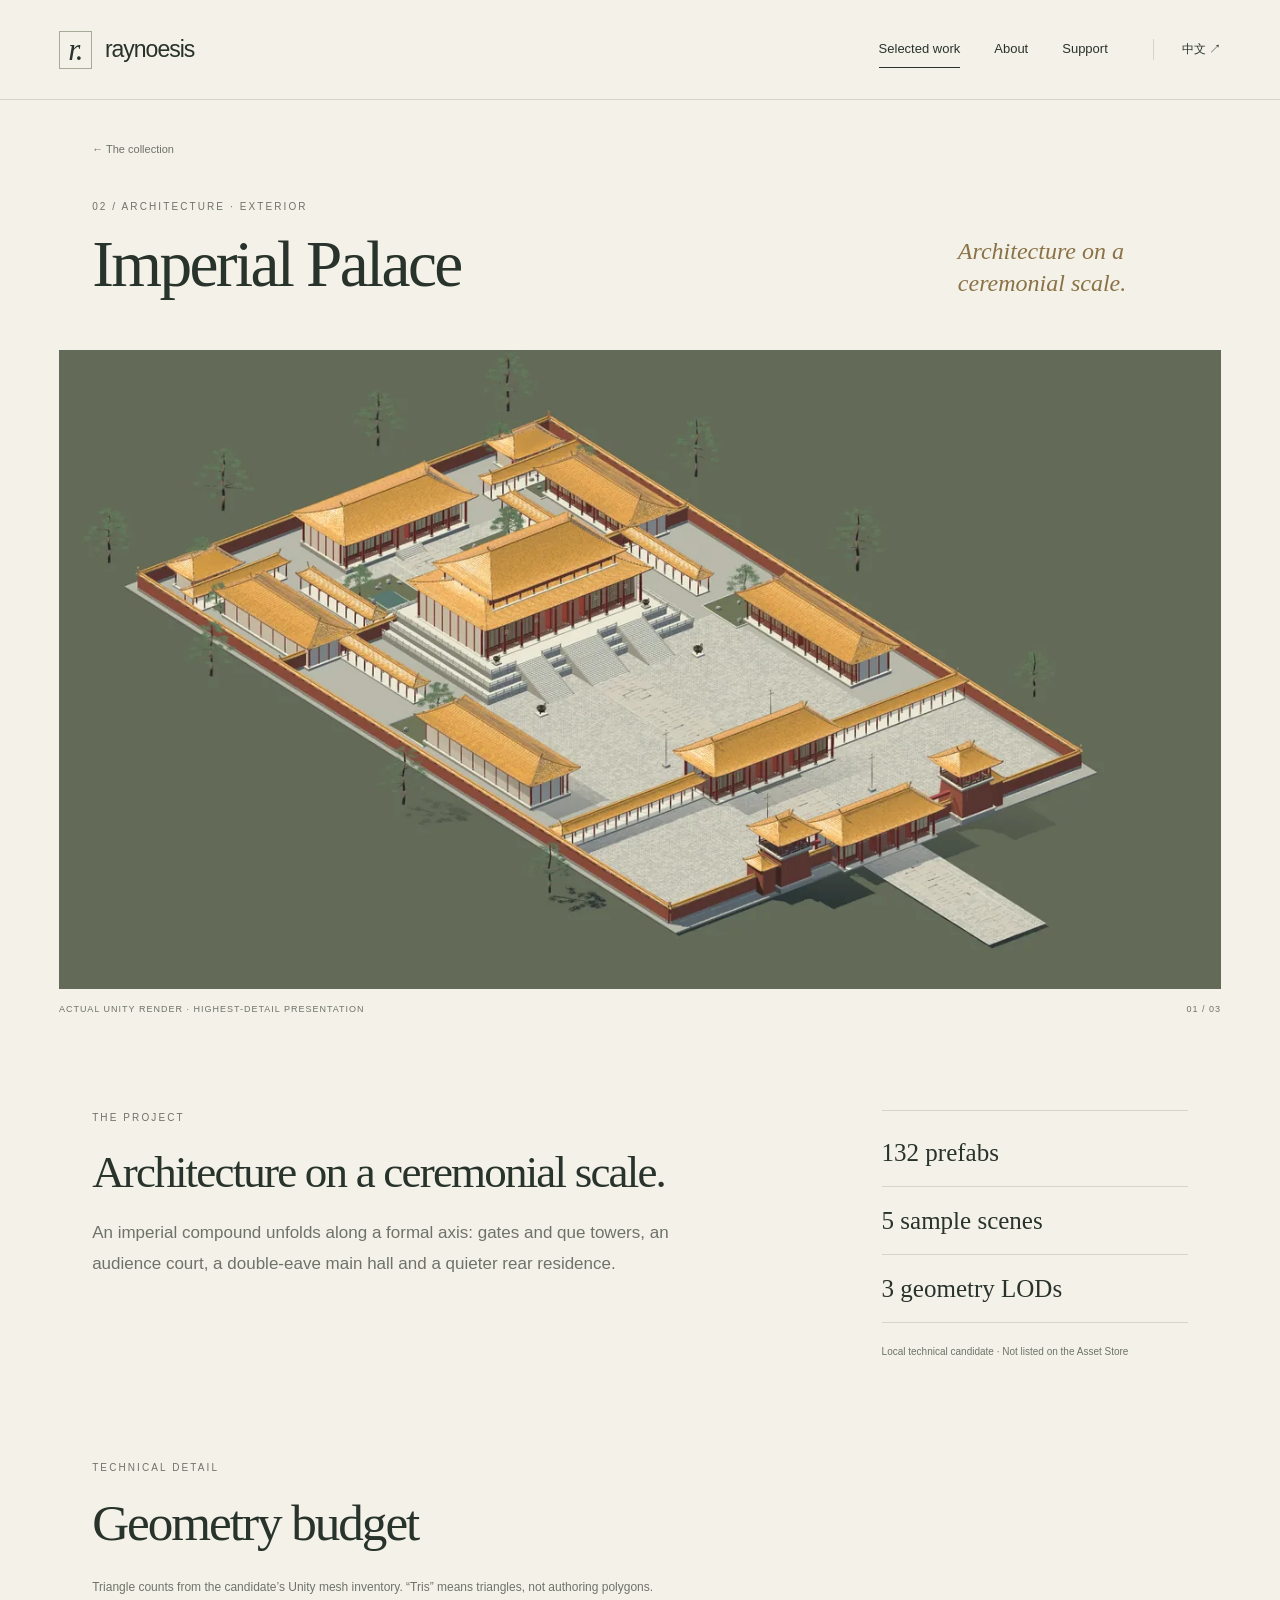
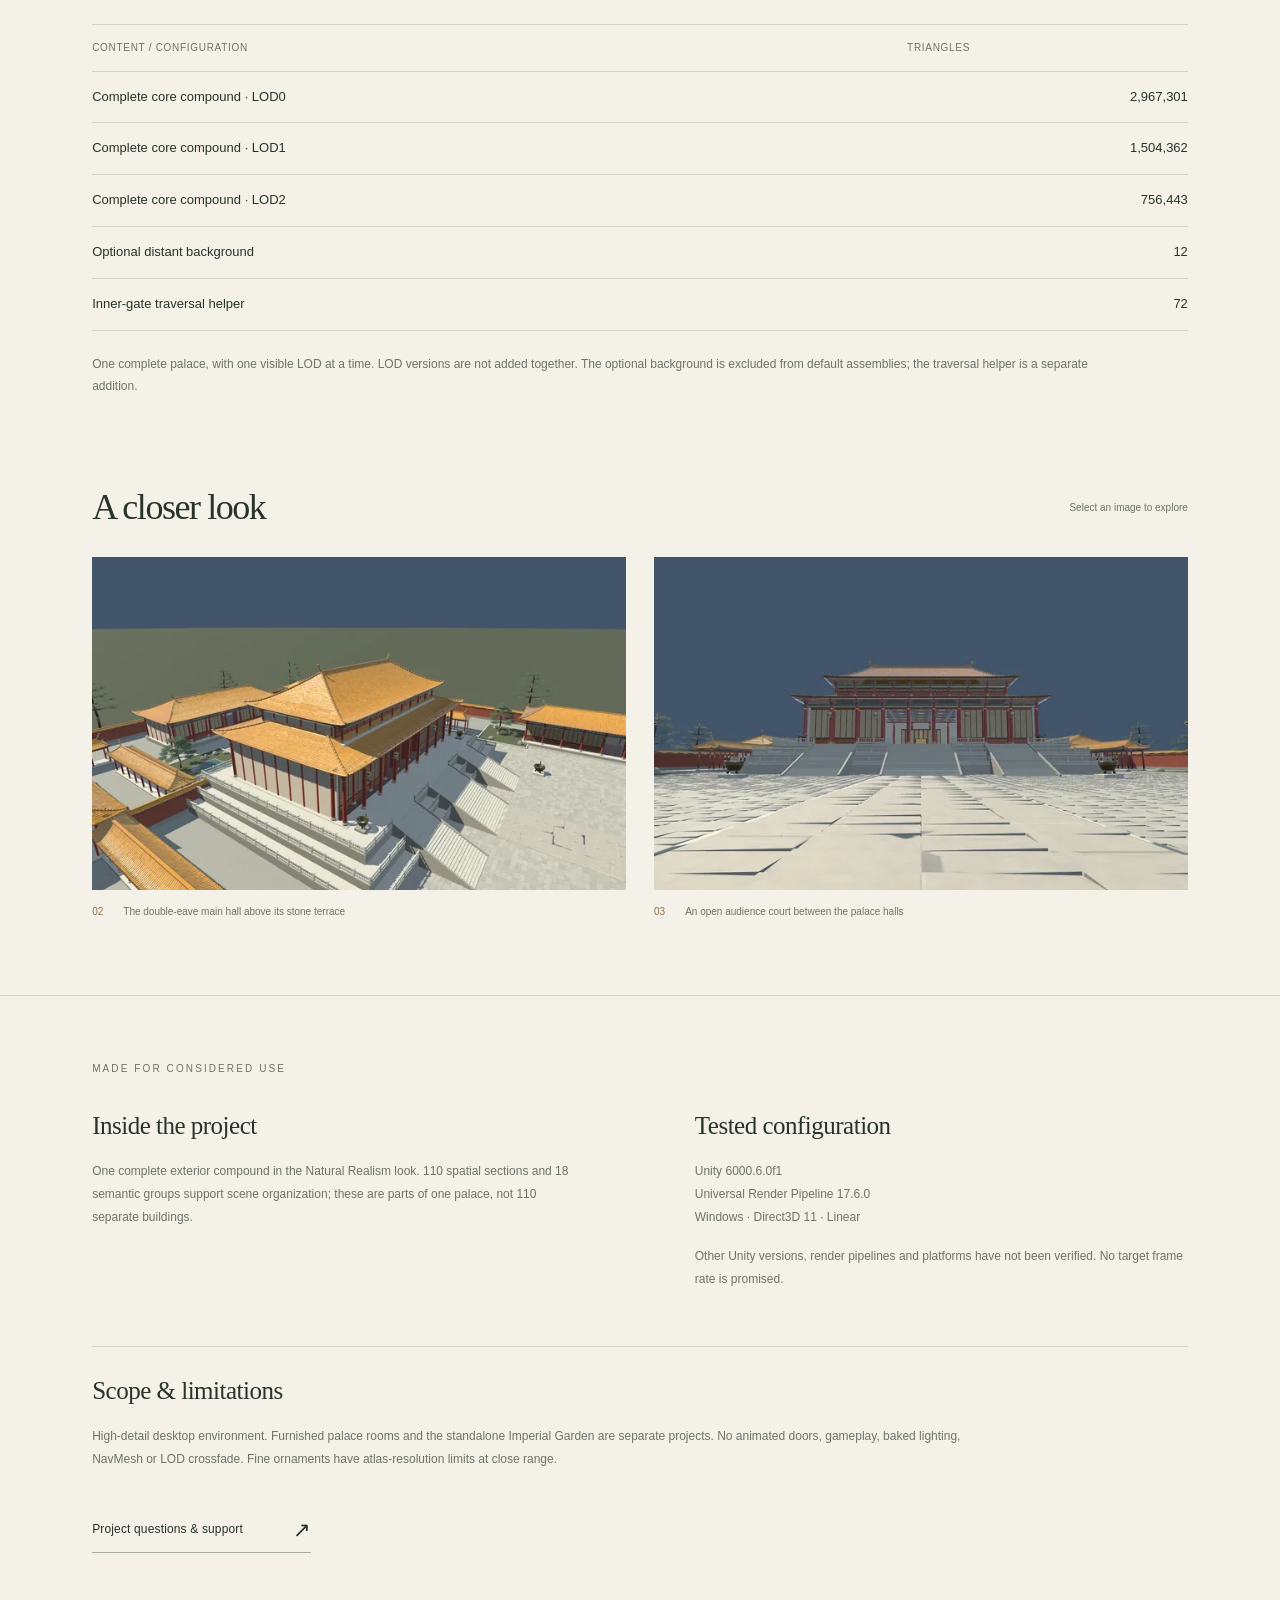
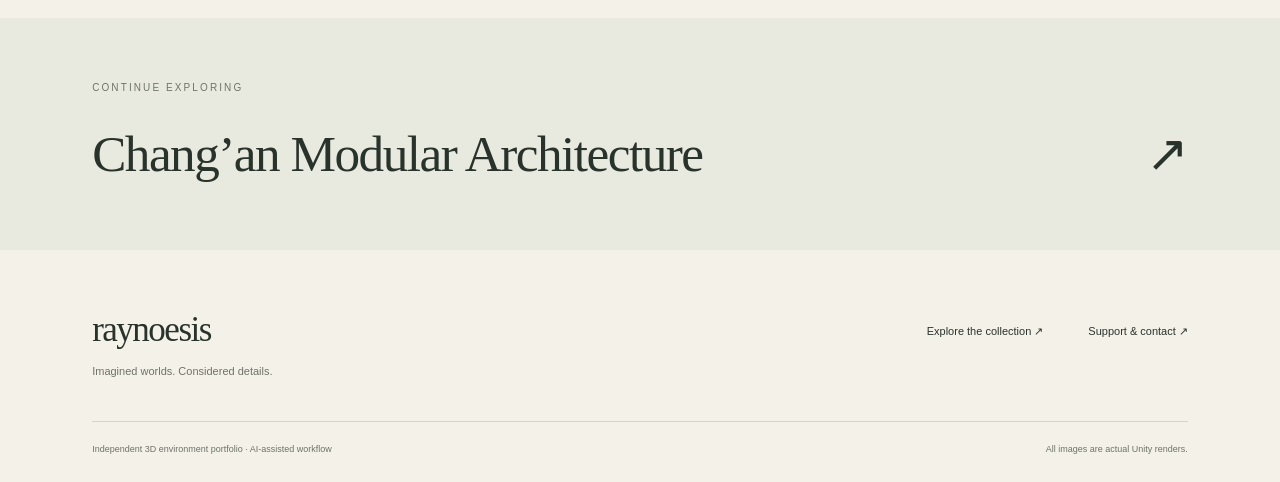
<file: imperial-palace.html>
<!doctype html><html lang="en"><head><meta charset="utf-8"><meta name="viewport" content="width=device-width,initial-scale=1"><meta name="color-scheme" content="light"><title>Imperial Palace — raynoesis</title><meta name="description" content="An imperial compound unfolds along a formal axis: gates and que towers, an audience court, a double-eave main hall and a quieter rear residence."><link rel="icon" href="assets/favicon.svg" type="image/svg+xml"><link rel="stylesheet" href="assets/site.css?v=20261023-2"><script src="assets/config.js" defer></script><script src="assets/site.js" defer></script></head><body><a class="skip-link" href="#main"><span data-en="Skip to content" data-zh="跳至正文" >Skip to content</span></a><header class="site-header"><a class="brand" href="index.html" aria-label="raynoesis home"><span class="brand-mark" aria-hidden="true">r.</span>raynoesis</a><button class="menu-toggle" type="button" aria-controls="main-nav" aria-expanded="false" data-label-en="Open navigation" data-label-zh="展开导航" aria-label="Open navigation"><span></span><span></span></button><nav id="main-nav" aria-label="Main navigation" data-label-en="Main navigation" data-label-zh="主导航"><a aria-current="page" href="index.html#work"><span data-en="Selected work" data-zh="作品" >Selected work</span></a><a href="index.html#about"><span data-en="About" data-zh="关于" >About</span></a><a  href="support.html"><span data-en="Support" data-zh="支持" >Support</span></a></nav><button class="language" type="button" aria-label="Switch to Chinese" data-language-toggle>中文 <span aria-hidden="true">↗</span></button></header><main id="main"><div class="project-heading section-wrap"><a class="back-link" href="index.html#work">← <span data-en="The collection" data-zh="返回作品集" >The collection</span></a><div class="project-heading-row"><div><div class="eyebrow">02 / <span data-en="Architecture · Exterior" data-zh="建筑 · 外景" >Architecture · Exterior</span></div><h1><span data-en="Imperial Palace" data-zh="皇宫外景" >Imperial Palace</span></h1></div><p data-en="Architecture on a ceremonial scale." data-zh="礼制轴线上的恢宏建筑。" class="project-tag">Architecture on a ceremonial scale.</p></div></div><section class="project-cover"><img class="" src="assets/images/imperial-palace-1-1280.webp" srcset="assets/images/imperial-palace-1-640.webp 640w, assets/images/imperial-palace-1-1280.webp 1280w, assets/images/imperial-palace-1-1920.webp 1920w" sizes="100vw" width="1920" height="1280" alt="The full palace compound and its ceremonial axis" data-alt-en="The full palace compound and its ceremonial axis" data-alt-zh="完整宫城与礼仪轴线" fetchpriority="high" decoding="async"><div class="project-cover-caption"><span data-en="Actual Unity render · Highest-detail presentation" data-zh="Unity 实际渲染 · 最高细节展示" >Actual Unity render · Highest-detail presentation</span><span>01 / 03</span></div></section><section class="project-overview section-wrap"><div><div class="eyebrow"><span data-en="The project" data-zh="项目介绍" >The project</span></div><h2><span data-en="Architecture on a ceremonial scale." data-zh="礼制轴线上的恢宏建筑。" >Architecture on a ceremonial scale.</span></h2><p data-en="An imperial compound unfolds along a formal axis: gates and que towers, an audience court, a double-eave main hall and a quieter rear residence." data-zh="从宫门与阙楼、朝会广场，到重檐主殿与后部居所，一座宫城沿庄重的轴线展开。" class="large-copy">An imperial compound unfolds along a formal axis: gates and que towers, an audience court, a double-eave main hall and a quieter rear residence.</p></div><div class="project-facts"><p data-en="132 prefabs" data-zh="132 个预制体" >132 prefabs</p><p data-en="5 sample scenes" data-zh="5 个示例场景" >5 sample scenes</p><p data-en="3 geometry LODs" data-zh="3 档几何 LOD" >3 geometry LODs</p><small><span data-en="Local technical candidate · Not listed on the Asset Store" data-zh="本地技术候选版本 · 尚未上架 Asset Store" >Local technical candidate · Not listed on the Asset Store</span></small></div></section><section class="geometry-section section-wrap"><div class="eyebrow"><span data-en="Technical detail" data-zh="技术信息" >Technical detail</span></div><h2><span data-en="Geometry budget" data-zh="几何面数" >Geometry budget</span></h2><p data-en="Triangle counts from the candidate’s Unity mesh inventory. “Tris” means triangles, not authoring polygons." data-zh="面数来自候选包的 Unity 网格统计。Tris 指三角面，并非建模软件中的多边形面。" class="geometry-intro">Triangle counts from the candidate’s Unity mesh inventory. “Tris” means triangles, not authoring polygons.</p><table class="budget-table"><thead><tr><th scope="col"><span data-en="Content / configuration" data-zh="内容 / 配置" >Content / configuration</span></th><th scope="col"><span data-en="Triangles" data-zh="三角面数" >Triangles</span></th></tr></thead><tbody><tr><th scope="row"><span data-en="Complete core compound · LOD0" data-zh="完整核心宫城 · LOD0" >Complete core compound · LOD0</span></th><td>2,967,301</td></tr><tr><th scope="row"><span data-en="Complete core compound · LOD1" data-zh="完整核心宫城 · LOD1" >Complete core compound · LOD1</span></th><td>1,504,362</td></tr><tr><th scope="row"><span data-en="Complete core compound · LOD2" data-zh="完整核心宫城 · LOD2" >Complete core compound · LOD2</span></th><td>756,443</td></tr><tr><th scope="row"><span data-en="Optional distant background" data-zh="可选远景背景" >Optional distant background</span></th><td>12</td></tr><tr><th scope="row"><span data-en="Inner-gate traversal helper" data-zh="内门通行辅助台阶" >Inner-gate traversal helper</span></th><td>72</td></tr></tbody></table><p data-en="One complete palace, with one visible LOD at a time. LOD versions are not added together. The optional background is excluded from default assemblies; the traversal helper is a separate addition." data-zh="同一座完整宫城，同一时刻显示一个 LOD，不能把三档相加。可选背景不在默认组合中，辅助台阶为单独附加构件。" class="geometry-note">One complete palace, with one visible LOD at a time. LOD versions are not added together. The optional background is excluded from default assemblies; the traversal helper is a separate addition.</p></section><section class="project-gallery section-wrap"><div class="gallery-heading"><h2><span data-en="A closer look" data-zh="近看细节" >A closer look</span></h2><p data-en="Select an image to explore" data-zh="点击图片查看" class="gallery-hint" hidden>Select an image to explore</p></div><div class="detail-images"><figure><a href="assets/images/imperial-palace-2-1920.webp" class="gallery-open" data-gallery-index="1"><img class="" src="assets/images/imperial-palace-2-1280.webp" srcset="assets/images/imperial-palace-2-640.webp 640w, assets/images/imperial-palace-2-1280.webp 1280w, assets/images/imperial-palace-2-1920.webp 1920w" sizes="(max-width: 700px) 100vw, 50vw" width="1920" height="1280" alt="The double-eave main hall above its stone terrace" data-alt-en="The double-eave main hall above its stone terrace" data-alt-zh="石台基上的重檐主殿" loading="lazy" decoding="async"><span class="enlarge" aria-hidden="true">↗</span></a><figcaption><span>02</span><span data-en="The double-eave main hall above its stone terrace" data-zh="石台基上的重檐主殿" >The double-eave main hall above its stone terrace</span></figcaption></figure><figure><a href="assets/images/imperial-palace-3-1920.webp" class="gallery-open" data-gallery-index="2"><img class="" src="assets/images/imperial-palace-3-1280.webp" srcset="assets/images/imperial-palace-3-640.webp 640w, assets/images/imperial-palace-3-1280.webp 1280w, assets/images/imperial-palace-3-1920.webp 1920w" sizes="(max-width: 700px) 100vw, 50vw" width="1920" height="1280" alt="An open audience court between the palace halls" data-alt-en="An open audience court between the palace halls" data-alt-zh="宫殿之间开阔的朝会广场" loading="lazy" decoding="async"><span class="enlarge" aria-hidden="true">↗</span></a><figcaption><span>03</span><span data-en="An open audience court between the palace halls" data-zh="宫殿之间开阔的朝会广场" >An open audience court between the palace halls</span></figcaption></figure></div></section><section class="scope section-wrap"><div class="eyebrow"><span data-en="Made for considered use" data-zh="了解后，再使用" >Made for considered use</span></div><div class="scope-grid"><div><h2><span data-en="Inside the project" data-zh="项目包含" >Inside the project</span></h2><p data-en="One complete exterior compound in the Natural Realism look. 110 spatial sections and 18 semantic groups support scene organization; these are parts of one palace, not 110 separate buildings." data-zh="一座完整的自然写实风格宫城外景。110 个空间分块与 18 个语义分组便于组织场景；它们属于同一宫城，并非 110 座独立建筑。" >One complete exterior compound in the Natural Realism look. 110 spatial sections and 18 semantic groups support scene organization; these are parts of one palace, not 110 separate buildings.</p></div><div><h2><span data-en="Tested configuration" data-zh="已测试配置" >Tested configuration</span></h2><p>Unity 6000.6.0f1<br>Universal Render Pipeline 17.6.0<br><span data-en="Windows · Direct3D 11 · Linear" data-zh="Windows · Direct3D 11 · 线性色彩空间" >Windows · Direct3D 11 · Linear</span></p><p data-en="Other Unity versions, render pipelines and platforms have not been verified. No target frame rate is promised." data-zh="其他 Unity 版本、渲染管线与平台尚未验证。不承诺目标帧率。" >Other Unity versions, render pipelines and platforms have not been verified. No target frame rate is promised.</p></div><div class="scope-limits"><h2><span data-en="Scope &amp; limitations" data-zh="范围与限制" >Scope &amp; limitations</span></h2><p data-en="High-detail desktop environment. Furnished palace rooms and the standalone Imperial Garden are separate projects. No animated doors, gameplay, baked lighting, NavMesh or LOD crossfade. Fine ornaments have atlas-resolution limits at close range." data-zh="面向桌面的高细节场景。宫殿内饰与独立御花园为其他项目，不包含在此。无门动画、玩法、烘焙光照、NavMesh 或 LOD 淡入淡出。近距离装饰细节受图集分辨率限制。" >High-detail desktop environment. Furnished palace rooms and the standalone Imperial Garden are separate projects. No animated doors, gameplay, baked lighting, NavMesh or LOD crossfade. Fine ornaments have atlas-resolution limits at close range.</p></div></div><a class="text-link" href="support.html?project=imperial-palace"><span data-en="Project questions &amp; support" data-zh="项目咨询与支持" >Project questions &amp; support</span><span aria-hidden="true">↗</span></a></section><section class="next-project section-wrap"><span class="eyebrow"><span data-en="Continue exploring" data-zh="继续探索" >Continue exploring</span></span><a href="changan.html"><span data-en="Chang’an Modular Architecture" data-zh="长安模块建筑" >Chang’an Modular Architecture</span><span aria-hidden="true">↗</span></a></section><dialog class="image-dialog" aria-label="Project image viewer" data-label-en="Project image viewer" data-label-zh="项目图片查看器"><div class="viewer-toolbar"><span class="viewer-count"></span><button type="button" class="viewer-close" data-label-en="Close image viewer" data-label-zh="关闭图片查看器" aria-label="Close image viewer"><span data-en="Close" data-zh="关闭" >Close</span> ×</button></div><img class="viewer-image" alt=""><div class="viewer-bottom"><button type="button" class="viewer-prev" data-label-en="Previous image" data-label-zh="上一张" aria-label="Previous image">←</button><p class="viewer-caption"></p><button type="button" class="viewer-next" data-label-en="Next image" data-label-zh="下一张" aria-label="Next image">→</button></div></dialog><script type="application/json" id="gallery-data">[{"variants": [{"path": "assets/images/imperial-palace-1-640.webp", "width": 640, "height": 427, "sha256": "f5575e6190f669be1ec9af0ecaa473a7322c21286bb28c5fd104488a79dd64dd", "bytes": 21450}, {"path": "assets/images/imperial-palace-1-1280.webp", "width": 1280, "height": 853, "sha256": "a578ecc822cb405029ec33bd88e5e6fc5b6409b48f70627c01d691ae06f695f7", "bytes": 76818}, {"path": "assets/images/imperial-palace-1-1920.webp", "width": 1920, "height": 1280, "sha256": "c5b67b8314a877dae7f2f9293e0cbdb09beb11b5aff369c4539efd2a1367105b", "bytes": 175764}], "caption": ["The full palace compound and its ceremonial axis", "完整宫城与礼仪轴线"]}, {"variants": [{"path": "assets/images/imperial-palace-2-640.webp", "width": 640, "height": 427, "sha256": "5a24e24553073f2f98f663395ee71d1318de0e2667a2bb0547c403d47fa7324d", "bytes": 32684}, {"path": "assets/images/imperial-palace-2-1280.webp", "width": 1280, "height": 853, "sha256": "2eab7f4d7d934ca4bbf32fc6a17858810336511c3938a5ea71c3ff0882287396", "bytes": 119302}, {"path": "assets/images/imperial-palace-2-1920.webp", "width": 1920, "height": 1280, "sha256": "730474b9e9705865569c86c56d3ba98d7752bd08ab712ea901f0be21d80eaade", "bytes": 247476}], "caption": ["The double-eave main hall above its stone terrace", "石台基上的重檐主殿"]}, {"variants": [{"path": "assets/images/imperial-palace-3-640.webp", "width": 640, "height": 427, "sha256": "6326f9b8fcf2d90fc5bbebc611f7bfa42412b6e5cf4d058ad6e0946333ecfd86", "bytes": 18010}, {"path": "assets/images/imperial-palace-3-1280.webp", "width": 1280, "height": 853, "sha256": "58d9296d29757e70f72ecbf10454c648699eceb4b41a8033f56f79ba44cdcfcd", "bytes": 63134}, {"path": "assets/images/imperial-palace-3-1920.webp", "width": 1920, "height": 1280, "sha256": "a3a53f01785ba3dfa32ffdc70a4200c33f74528757606f170b69ca944e2afe47", "bytes": 122926}], "caption": ["An open audience court between the palace halls", "宫殿之间开阔的朝会广场"]}]</script></main><footer><div><a class="footer-brand" href="index.html">raynoesis</a><p data-en="Imagined worlds. Considered details." data-zh="构想世界，细察万物。" >Imagined worlds. Considered details.</p></div><div class="footer-links"><a href="index.html#work"><span data-en="Explore the collection" data-zh="浏览作品" >Explore the collection</span> ↗</a><a href="support.html"><span data-en="Support &amp; contact" data-zh="支持与联系" >Support &amp; contact</span> ↗</a></div><div class="footer-note"><span data-en="Independent 3D environment portfolio · AI-assisted workflow" data-zh="独立 3D 环境作品集 · AI 辅助工作流" >Independent 3D environment portfolio · AI-assisted workflow</span><span data-en="All images are actual Unity renders." data-zh="全部图片均为 Unity 实际渲染。" >All images are actual Unity renders.</span></div></footer><noscript><p class="noscript">JavaScript is disabled. All projects and support guidance remain available in English. Enable JavaScript to switch language and enlarge gallery images.</p></noscript></body></html>
</file>
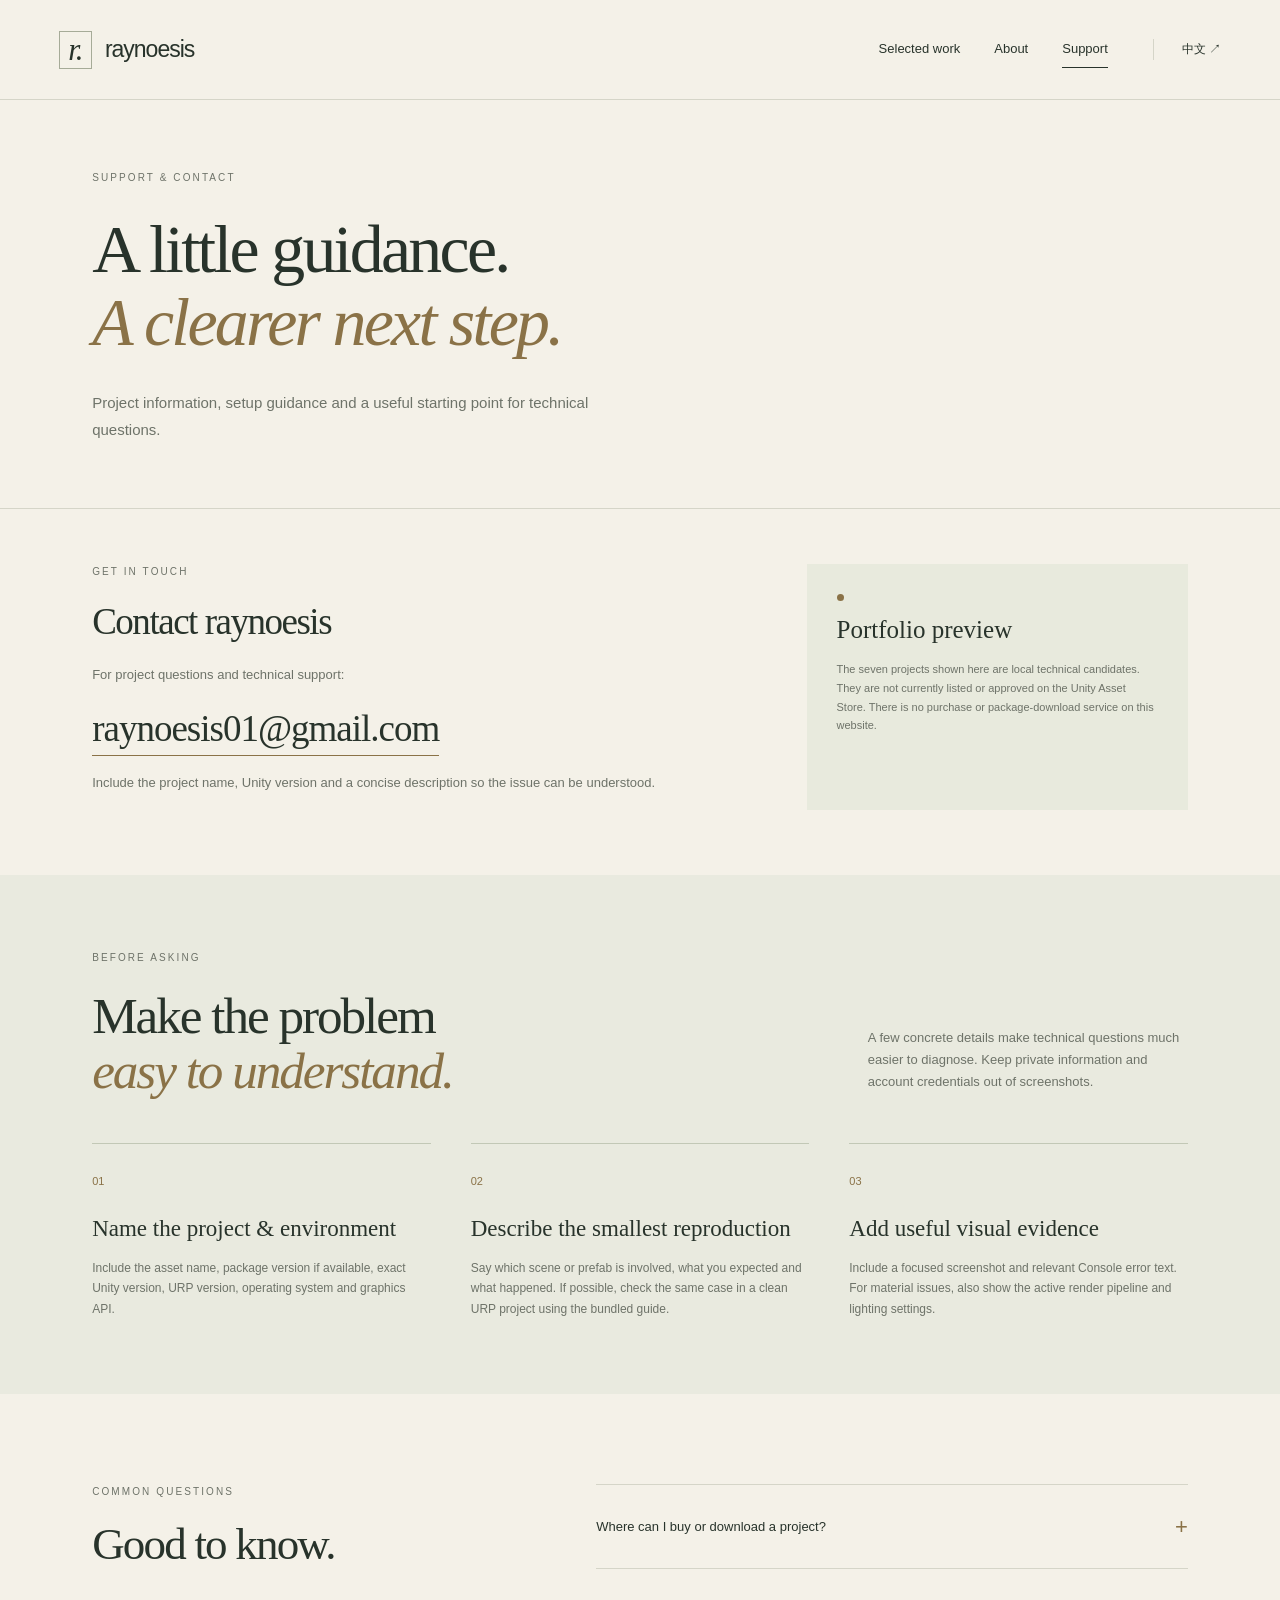
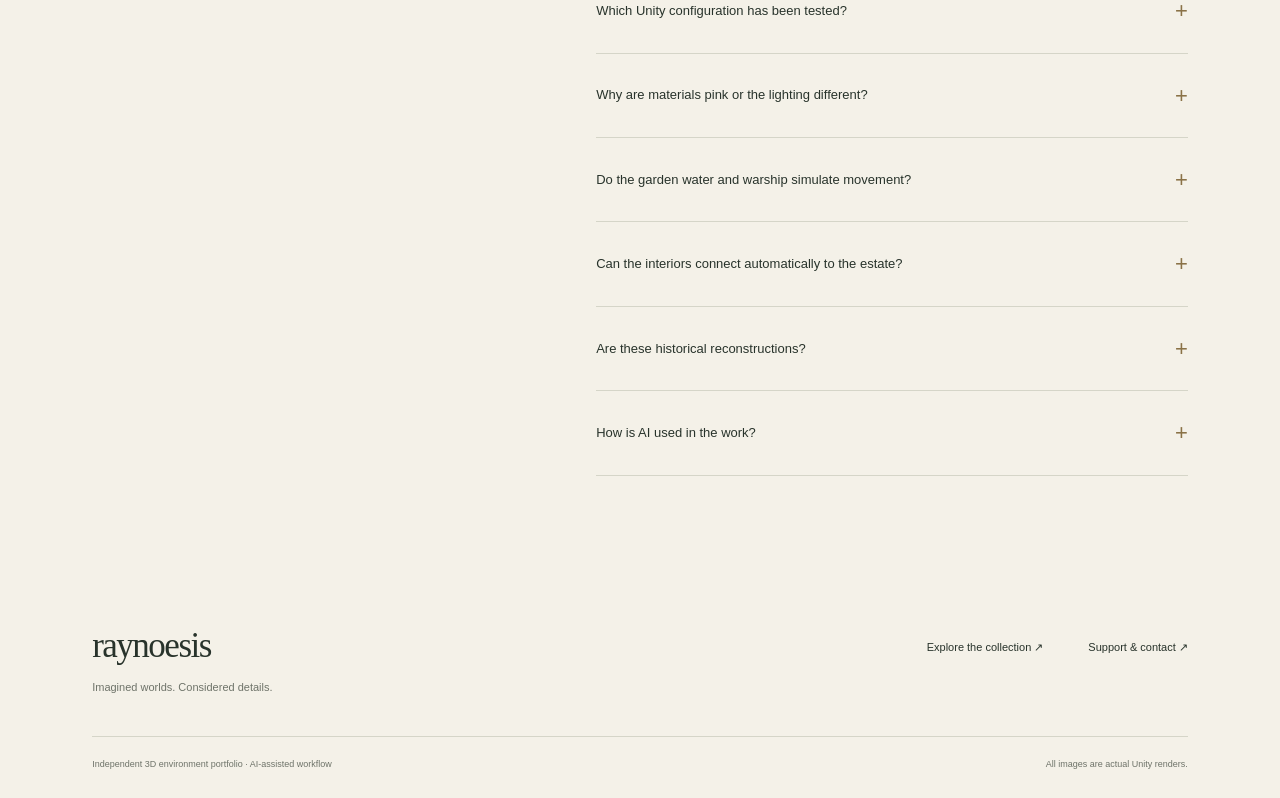
<file: support.html>
<!doctype html><html lang="en"><head><meta charset="utf-8"><meta name="viewport" content="width=device-width,initial-scale=1"><meta name="color-scheme" content="light"><title>Support &amp; contact — raynoesis</title><meta name="description" content="Setup guidance, project scope and support information for raynoesis Unity environments."><link rel="icon" href="assets/favicon.svg" type="image/svg+xml"><link rel="stylesheet" href="assets/site.css?v=20261023-2"><script src="assets/config.js" defer></script><script src="assets/site.js" defer></script></head><body><a class="skip-link" href="#main"><span data-en="Skip to content" data-zh="跳至正文" >Skip to content</span></a><header class="site-header"><a class="brand" href="index.html" aria-label="raynoesis home"><span class="brand-mark" aria-hidden="true">r.</span>raynoesis</a><button class="menu-toggle" type="button" aria-controls="main-nav" aria-expanded="false" data-label-en="Open navigation" data-label-zh="展开导航" aria-label="Open navigation"><span></span><span></span></button><nav id="main-nav" aria-label="Main navigation" data-label-en="Main navigation" data-label-zh="主导航"><a  href="index.html#work"><span data-en="Selected work" data-zh="作品" >Selected work</span></a><a href="index.html#about"><span data-en="About" data-zh="关于" >About</span></a><a aria-current="page" href="support.html"><span data-en="Support" data-zh="支持" >Support</span></a></nav><button class="language" type="button" aria-label="Switch to Chinese" data-language-toggle>中文 <span aria-hidden="true">↗</span></button></header><main id="main"><section class="support-hero section-wrap"><div class="eyebrow"><span data-en="Support &amp; contact" data-zh="支持与联系" >Support &amp; contact</span></div><h1><span data-en="A little guidance." data-zh="一些指引。" >A little guidance.</span><br><em><span data-en="A clearer next step." data-zh="让下一步更清楚。" >A clearer next step.</span></em></h1><p data-en="Project information, setup guidance and a useful starting point for technical questions." data-zh="这里汇集项目信息、配置指引，以及技术问题的排查起点。" class="large-copy">Project information, setup guidance and a useful starting point for technical questions.</p></section><section class="support-contact section-wrap"><div><div class="eyebrow"><span data-en="Get in touch" data-zh="联系" >Get in touch</span></div><h2><span data-en="Contact raynoesis" data-zh="联系 raynoesis" >Contact raynoesis</span></h2><p class="contact-intro" data-contact-unavailable hidden><span data-en="A public support email has not been configured yet. Direct contact is currently unavailable. Please use the project information and guidance below; this page does not collect messages." data-zh="公开支持邮箱尚未配置，目前暂不提供直接联系。请先参考作品说明与下方指引；本页面不会收集留言。" >A public support email has not been configured yet. Direct contact is currently unavailable. Please use the project information and guidance below; this page does not collect messages.</span></p><div data-contact-available><p data-en="For project questions and technical support:" data-zh="项目咨询与技术支持：" >For project questions and technical support:</p><a class="contact-address" href="mailto:raynoesis01@gmail.com?subject=raynoesis%20project%20support" data-contact-link>raynoesis01@gmail.com</a><p data-en="Include the project name, Unity version and a concise description so the issue can be understood." data-zh="请注明项目名、Unity 版本与简要问题描述，以便理解问题。" >Include the project name, Unity version and a concise description so the issue can be understood.</p></div></div><aside class="support-status"><span class="status-dot"></span><h3><span data-en="Portfolio preview" data-zh="作品预览" >Portfolio preview</span></h3><p data-en="The seven projects shown here are local technical candidates. They are not currently listed or approved on the Unity Asset Store. There is no purchase or package-download service on this website." data-zh="这里展示的七个项目均为本地技术候选版本，尚未在 Unity Asset Store 上架或获批。本站暂不提供购买或项目包下载服务。" >The seven projects shown here are local technical candidates. They are not currently listed or approved on the Unity Asset Store. There is no purchase or package-download service on this website.</p></aside></section><section class="support-guide section-wrap"><div class="section-heading"><div><div class="eyebrow"><span data-en="Before asking" data-zh="咨询之前" >Before asking</span></div><h2><span data-en="Make the problem" data-zh="让问题" >Make the problem</span><br><em><span data-en="easy to understand." data-zh="更易理解。" >easy to understand.</span></em></h2></div><p data-en="A few concrete details make technical questions much easier to diagnose. Keep private information and account credentials out of screenshots." data-zh="几个具体信息，能让技术问题更易排查。请勿在截图中包含私人信息或账号凭据。" >A few concrete details make technical questions much easier to diagnose. Keep private information and account credentials out of screenshots.</p></div><ol class="support-steps"><li><span>01</span><div><h3><span data-en="Name the project &amp; environment" data-zh="说明项目与运行环境" >Name the project &amp; environment</span></h3><p data-en="Include the asset name, package version if available, exact Unity version, URP version, operating system and graphics API." data-zh="提供资产名、已有的包版本、准确 Unity 版本、URP 版本、操作系统与图形 API。" >Include the asset name, package version if available, exact Unity version, URP version, operating system and graphics API.</p></div></li><li><span>02</span><div><h3><span data-en="Describe the smallest reproduction" data-zh="描述最小复现步骤" >Describe the smallest reproduction</span></h3><p data-en="Say which scene or prefab is involved, what you expected and what happened. If possible, check the same case in a clean URP project using the bundled guide." data-zh="说明相关场景或预制体、预期行为与实际现象。可行时，按包内指南在干净 URP 项目中复现。" >Say which scene or prefab is involved, what you expected and what happened. If possible, check the same case in a clean URP project using the bundled guide.</p></div></li><li><span>03</span><div><h3><span data-en="Add useful visual evidence" data-zh="附上有效的视觉证据" >Add useful visual evidence</span></h3><p data-en="Include a focused screenshot and relevant Console error text. For material issues, also show the active render pipeline and lighting settings." data-zh="提供聚焦问题的截图与相关 Console 错误文本。材质问题请同时说明当前渲染管线与光照配置。" >Include a focused screenshot and relevant Console error text. For material issues, also show the active render pipeline and lighting settings.</p></div></li></ol></section><section class="faq section-wrap"><div><div class="eyebrow"><span data-en="Common questions" data-zh="常见问题" >Common questions</span></div><h2><span data-en="Good to know." data-zh="使用前了解。" >Good to know.</span></h2></div><div class="faq-list"><details><summary><span data-en="Where can I buy or download a project?" data-zh="在哪里购买或下载项目？" >Where can I buy or download a project?</span><span class="faq-plus" aria-hidden="true">+</span></summary><p data-en="The projects are not currently on sale here or listed on the Unity Asset Store. This website is a portfolio and support reference. No store links or download links are available yet." data-zh="目前这些作品未在本站销售，也未在 Unity Asset Store 上架。本站是作品展示与支持参考页面，暂不提供商店或下载链接。" >The projects are not currently on sale here or listed on the Unity Asset Store. This website is a portfolio and support reference. No store links or download links are available yet.</p></details><details><summary><span data-en="Which Unity configuration has been tested?" data-zh="已测试哪些 Unity 配置？" >Which Unity configuration has been tested?</span><span class="faq-plus" aria-hidden="true">+</span></summary><p data-en="The current candidates target Unity 6000.6.0f1, URP 17.6.0, Linear color space and Windows Direct3D 11. Other versions, Built-in, HDRP, mobile, VR and WebGL are not verified. Check each project page for its specific limits." data-zh="当前候选版本测试配置为 Unity 6000.6.0f1、URP 17.6.0、线性色彩空间、Windows Direct3D 11。其他版本、Built-in、HDRP、移动端、VR 与 WebGL 尚未验证。具体限制请查看各项目页面。" >The current candidates target Unity 6000.6.0f1, URP 17.6.0, Linear color space and Windows Direct3D 11. Other versions, Built-in, HDRP, mobile, VR and WebGL are not verified. Check each project page for its specific limits.</p></details><details><summary><span data-en="Why are materials pink or the lighting different?" data-zh="为什么材质变粉，或光照效果不同？" >Why are materials pink or the lighting different?</span><span class="faq-plus" aria-hidden="true">+</span></summary><p data-en="First confirm that URP is installed and the correct pipeline asset is assigned in Graphics and Quality settings. Follow the bundled setup guide and check the Console for shader errors. Lighting and post-processing also affect appearance; the screenshots show the included demonstration setups." data-zh="先确认已安装 URP，并在 Graphics 与 Quality 设置中指定正确管线资产。按包内指南配置，检查 Console 着色器错误。光照与后处理也会影响外观；截图来自配套演示配置。" >First confirm that URP is installed and the correct pipeline asset is assigned in Graphics and Quality settings. Follow the bundled setup guide and check the Console for shader errors. Lighting and post-processing also affect appearance; the screenshots show the included demonstration setups.</p></details><details><summary><span data-en="Do the garden water and warship simulate movement?" data-zh="园林水体与楼船有运动模拟吗？" >Do the garden water and warship simulate movement?</span><span class="faq-plus" aria-hidden="true">+</span></summary><p data-en="No. Garden water is a static transparent material without simulation or refraction. The warship is a stationary environment asset: it does not include buoyancy, sailing, rowing, rudder animation or cloth simulation." data-zh="没有。园林水体采用静态透明材质，无水体模拟与折射。楼船为静态环境资产，不含浮力、航行、划桨、舵动画或布料模拟。" >No. Garden water is a static transparent material without simulation or refraction. The warship is a stationary environment asset: it does not include buoyancy, sailing, rowing, rudder animation or cloth simulation.</p></details><details><summary><span data-en="Can the interiors connect automatically to the estate?" data-zh="内景能自动连接府邸外景吗？" >Can the interiors connect automatically to the estate?</span><span class="faq-plus" aria-hidden="true">+</span></summary><p data-en="The exterior estate and four interiors are independent projects. They do not provide an automatically matched floorplan or a seamless building-interior connection." data-zh="府邸外景与四个内景是相互独立的项目，不提供自动匹配的平面布局或无缝室内外连接。" >The exterior estate and four interiors are independent projects. They do not provide an automatically matched floorplan or a seamless building-interior connection.</p></details><details><summary><span data-en="Are these historical reconstructions?" data-zh="这些作品是历史复原吗？" >Are these historical reconstructions?</span><span class="faq-plus" aria-hidden="true">+</span></summary><p data-en="They are original artistic interpretations inspired by historical Chinese architecture and objects, rather than measured archaeological reconstructions." data-zh="这些作品是受中国历史建筑与器物启发的原创艺术诠释，并非基于考古测绘的精确复原。" >They are original artistic interpretations inspired by historical Chinese architecture and objects, rather than measured archaeological reconstructions.</p></details><details><summary><span data-en="How is AI used in the work?" data-zh="创作中如何使用 AI？" >How is AI used in the work?</span><span class="faq-plus" aria-hidden="true">+</span></summary><p data-en="The workflow includes GPT assistance and procedural construction, alongside material setup and Unity integration. The portfolio images are actual Unity renders and have not been AI-repainted." data-zh="工作流包含 GPT 辅助与程序化构建，并结合材质配置、Unity 集成。作品集图片为 Unity 实际渲染，未经 AI 重绘。" >The workflow includes GPT assistance and procedural construction, alongside material setup and Unity integration. The portfolio images are actual Unity renders and have not been AI-repainted.</p></details></div></section></main><footer><div><a class="footer-brand" href="index.html">raynoesis</a><p data-en="Imagined worlds. Considered details." data-zh="构想世界，细察万物。" >Imagined worlds. Considered details.</p></div><div class="footer-links"><a href="index.html#work"><span data-en="Explore the collection" data-zh="浏览作品" >Explore the collection</span> ↗</a><a href="support.html"><span data-en="Support &amp; contact" data-zh="支持与联系" >Support &amp; contact</span> ↗</a></div><div class="footer-note"><span data-en="Independent 3D environment portfolio · AI-assisted workflow" data-zh="独立 3D 环境作品集 · AI 辅助工作流" >Independent 3D environment portfolio · AI-assisted workflow</span><span data-en="All images are actual Unity renders." data-zh="全部图片均为 Unity 实际渲染。" >All images are actual Unity renders.</span></div></footer><noscript><p class="noscript">JavaScript is disabled. All projects and support guidance remain available in English. Enable JavaScript to switch language and enlarge gallery images.</p></noscript></body></html>
</file>
<file: assets/site.css>
@charset "UTF-8";
:root{--paper:#f4f1e8;--ink:#28332b;--muted:#6e7369;--line:#d5d5c8;--gold:#8a7247;--serif:Georgia,'Times New Roman','Songti SC',SimSun,serif;--sans:Arial,'Microsoft YaHei',sans-serif}*{box-sizing:border-box}html{scroll-behavior:smooth;scroll-padding-top:110px}body{margin:0;color:var(--ink);background:var(--paper);font:15px/1.7 var(--sans);-webkit-font-smoothing:antialiased}a{color:inherit;text-decoration:none}button{font:inherit;color:inherit;cursor:pointer}button,a,summary{-webkit-tap-highlight-color:transparent}button:focus-visible,a:focus-visible,summary:focus-visible{outline:2px solid var(--gold);outline-offset:6px}img{display:block;max-width:100%;height:auto}h1,h2,h3,p{margin:0}h1,h2,h3{font-weight:400}h1,h2{font-family:var(--serif);line-height:1.07;letter-spacing:-.04em}h1{font-size:clamp(54px,5.3vw,94px)}h2{font-size:clamp(36px,4vw,63px)}h3{line-height:1.3}em{font-weight:400;color:var(--gold)}[hidden]{display:none!important}.sr-only{position:absolute;width:1px;height:1px;padding:0;margin:-1px;overflow:hidden;clip:rect(0,0,0,0);white-space:nowrap;border:0}.skip-link{position:fixed;top:8px;left:16px;background:var(--ink);color:white;padding:12px 20px;z-index:100;transform:translateY(-160%)}.skip-link:focus{transform:translateY(0)}.site-header{height:100px;padding:0 4.6%;display:flex;align-items:center;gap:45px;border-bottom:1px solid var(--line)}.brand{display:flex;align-items:center;gap:13px;font-size:23px;font-weight:500;letter-spacing:-1px}.brand-mark{display:grid;place-items:center;border:1px solid #a6ab98;width:33px;height:38px;font:italic 31px var(--serif)}.site-header nav{display:flex;gap:34px;margin-left:auto;font-size:13px}.site-header nav a{position:relative}.site-header nav a:after{content:'';position:absolute;left:0;bottom:-7px;height:1px;width:0;background:var(--ink);transition:width .2s}.site-header nav a:hover:after,.site-header nav a[aria-current]:after{width:100%}.language{background:none;border:0;border-left:1px solid var(--line);padding:0 0 0 28px;font-size:12px;display:flex;gap:16px;align-items:center}.menu-toggle{display:none}.section-wrap{padding:105px 7.2%}.eyebrow{text-transform:uppercase;font-size:10px;letter-spacing:2.1px;line-height:1.6;color:var(--muted)}.hero{position:relative;padding:50px 4.6% 0;display:grid;grid-template-columns:minmax(0,.9fr) minmax(0,1.1fr);column-gap:clamp(32px,4vw,72px);align-items:stretch}.hero-copy{position:relative;min-width:0;padding:25px 0 43px}.hero-copy .eyebrow{margin-bottom:55px;display:flex;align-items:center;justify-content:space-between;flex-wrap:wrap;gap:12px 24px}.edition{color:var(--gold);font-size:11px;letter-spacing:2px}.hero h1{width:100%;font-size:clamp(44px,4.5vw,82px)}.hero-intro{max-width:310px;color:var(--muted);margin-top:30px;font-size:14px;line-height:1.85}.text-link{display:flex;align-items:center;justify-content:space-between;gap:50px;border-bottom:1px solid #a4ab9d;width:fit-content;min-width:210px;padding:12px 0;font-size:12px;letter-spacing:.15px}.text-link span:last-child{font-size:21px;line-height:1}.hero .text-link{margin-top:35px}.hero-art{position:relative;display:block;min-width:0;min-height:420px;overflow:hidden}.hero-art:after{content:'';position:absolute;inset:50% 0 0;background:linear-gradient(transparent,rgba(19,31,20,.35));pointer-events:none}.hero-art img{width:100%;height:100%;object-fit:cover;object-position:52% center;transition:transform 1s}.hero-art:hover img{transform:scale(1.025)}.image-label{position:absolute;z-index:1;left:25px;right:25px;bottom:20px;color:white;display:flex;justify-content:space-between;align-items:center;font-size:10px;letter-spacing:1px}.image-label>span:last-child{font-size:24px}.hero-bottom{grid-column:1/-1;display:flex;justify-content:space-between;border-bottom:1px solid var(--line);padding:28px 0 25px;color:var(--muted);font-size:9px;letter-spacing:1px;text-transform:uppercase}.section-heading{display:flex;align-items:flex-end;justify-content:space-between;gap:10%;margin-bottom:42px}.section-heading .eyebrow{margin-bottom:23px}.section-heading>p{max-width:320px;color:var(--muted);font-size:13px;padding-bottom:5px}.filters{display:flex;flex-wrap:wrap;gap:10px;border-top:1px solid var(--line);padding-top:22px;margin-bottom:40px}.filters button{font-size:11px;background:transparent;border:1px solid transparent;border-radius:30px;padding:7px 19px}.filters button[aria-pressed=true]{border-color:var(--ink);background:var(--ink);color:var(--paper)}.filters button:hover{border-color:var(--muted)}.work-grid{display:grid;grid-template-columns:1fr 1fr;gap:62px 32px}.work-card{min-width:0}.work-image{position:relative;display:block;overflow:hidden;background:#e0e0d2}.work-image img{width:100%;aspect-ratio:16/10;object-fit:cover;transition:transform .7s}.work-image:hover img{transform:scale(1.035)}.image-arrow{position:absolute;right:14px;bottom:14px;border:1px solid #fff6;color:white;border-radius:50%;display:grid;place-items:center;width:35px;height:35px;background:#26362940;font-size:19px}.work-meta{display:flex;align-items:start;gap:18px;padding-top:18px}.work-number{font-size:10px;color:var(--gold);padding-top:3px}.work-kind{text-transform:uppercase;color:var(--muted);font-size:9px;letter-spacing:1.2px;margin-bottom:6px}.work-meta h3{font:25px/1.2 var(--serif);letter-spacing:-.5px}.card-urp{margin-left:auto;color:var(--muted);font-size:9px;letter-spacing:1px;padding-top:4px}.work-1{grid-column:1/3}.work-1 .work-image img{aspect-ratio:2.1}.work-4 .work-image img{object-position:center}.collection-note{display:flex;align-items:center;gap:24px;border-top:1px solid var(--line);margin-top:60px;padding-top:25px;color:var(--muted);font-size:11px}.collection-note>span{font-size:31px;color:var(--gold)}.collection-note p{max-width:710px}.about{background:#e9eadf;display:grid;grid-template-columns:1fr 1.3fr;gap:14%;padding-top:90px;padding-bottom:110px}.about-side{border-right:1px solid #cfd3c4;display:flex;flex-direction:column;align-items:flex-start}.about-monogram{font:italic 190px var(--serif);line-height:1.4;color:#89937a;letter-spacing:-30px;padding:30px 0 15px}.about-monogram span{color:#b0b69e}.about-side>p{font-size:12px;letter-spacing:3px}.about-copy h2{font-size:clamp(36px,3.5vw,55px);margin-bottom:30px}.about-copy>p{font-size:13px;line-height:1.95;color:#626e5e;margin-top:18px}.approach-row{display:flex;gap:22px;border-top:1px solid #cbd0c0;margin-top:30px;padding-top:22px}.approach-row>span{font-size:10px;color:var(--gold);padding-top:3px}.approach-row h3{font-size:13px;margin-bottom:6px}.approach-row p{font-size:11px;color:var(--muted)}.about .text-link{margin-top:30px}footer{padding:60px 7.2% 25px;display:grid;grid-template-columns:1fr 1fr;gap:40px}footer .footer-brand{font:35px var(--serif);letter-spacing:-1.5px}footer p{color:var(--muted);font-size:11px;margin-top:12px}.footer-links{display:flex;justify-content:flex-end;gap:45px;align-items:flex-start;padding-top:12px;font-size:11px}.footer-note{grid-column:1/3;border-top:1px solid var(--line);padding-top:20px;display:flex;justify-content:space-between;font-size:9px;color:var(--muted)}.noscript{background:#e9eadf;text-align:center;padding:20px;font-size:12px}.back-link{display:inline-block;color:var(--muted);font-size:11px;margin-bottom:40px}.project-heading{padding-top:35px;padding-bottom:50px}.project-heading-row{display:flex;justify-content:space-between;align-items:flex-end;gap:30px}.project-heading h1{font-size:clamp(47px,5.1vw,80px);max-width:800px;margin-top:15px}.project-tag{max-width:230px;font:italic 24px/1.35 var(--serif);color:var(--gold)}.project-cover{margin:0 4.6%}.project-cover img{width:100%;max-height:760px;object-fit:cover;aspect-ratio:16/8.8}.project-cover-caption{display:flex;justify-content:space-between;font-size:9px;letter-spacing:1px;text-transform:uppercase;color:var(--muted);padding:13px 0}.project-overview{display:grid;grid-template-columns:1.35fr .65fr;gap:14%;padding-top:80px;padding-bottom:80px}.project-overview h2{font-size:45px;max-width:620px;margin:22px 0}.large-copy{font-size:17px;line-height:1.8;color:var(--muted);max-width:720px}.project-facts{border-top:1px solid var(--line);padding-top:8px}.project-facts>p{font:25px/1.4 var(--serif);padding:16px 0;border-bottom:1px solid var(--line)}.project-facts small{display:block;color:var(--muted);font-size:10px;margin-top:20px}.project-gallery{padding-top:25px;padding-bottom:75px}.gallery-heading{display:flex;align-items:center;justify-content:space-between;margin-bottom:30px}.gallery-heading h2{font-size:36px}.gallery-hint{font-size:10px;color:var(--muted)}.detail-images{display:grid;grid-template-columns:1fr 1fr;gap:28px}figure{margin:0}.gallery-open{display:block;position:relative}.gallery-open img{aspect-ratio:16/10;object-fit:cover;width:100%}.enlarge{position:absolute;bottom:15px;right:15px;background:#f4f1e8e0;border-radius:50%;width:34px;height:34px;text-align:center;line-height:34px;opacity:0;transition:opacity .2s}.gallery-open:hover .enlarge,.gallery-open:focus-visible .enlarge{opacity:1}figcaption{padding-top:13px;display:flex;gap:20px;color:var(--muted);font-size:10px}figcaption>span:first-child{color:var(--gold)}.scope{border-top:1px solid var(--line);padding-top:65px;padding-bottom:65px}.scope-grid{display:grid;grid-template-columns:1fr 1fr;gap:40px 10%;margin-top:35px}.scope h2{font:25px var(--serif);letter-spacing:-.5px;margin-bottom:20px}.scope p{font-size:12px;line-height:1.9;color:var(--muted);margin-bottom:16px}.scope-limits{grid-column:1/3;border-top:1px solid var(--line);padding-top:30px}.scope-limits p{max-width:900px}.scope .text-link{margin-top:20px}.next-project{padding-top:55px;padding-bottom:65px;background:#e9eadf}.next-project>a{display:flex;align-items:center;justify-content:space-between;gap:35px;font:clamp(30px,4vw,55px)/1.2 var(--serif);margin-top:25px;letter-spacing:-1.5px}.image-dialog{position:fixed;inset:0;width:100vw;height:100dvh;max-width:100vw;max-height:100dvh;border:0;margin:0;padding:25px 35px;color:white;background:#171e19}.image-dialog[open]{display:flex;flex-direction:column}.image-dialog::backdrop{background:#171e19}.viewer-toolbar,.viewer-bottom{display:flex;align-items:center;justify-content:space-between;gap:25px;flex-shrink:0}.viewer-toolbar{font-size:11px;padding-bottom:20px}.viewer-close,.viewer-prev,.viewer-next{background:transparent;color:white;border:1px solid #657064;padding:7px 18px}.viewer-image{min-height:0;flex:1;width:100%;object-fit:contain}.viewer-bottom{padding-top:20px}.viewer-caption{font-size:12px;max-width:70%;text-align:center}.modal-open{overflow:hidden}.support-hero{padding-top:70px;padding-bottom:65px}.support-hero h1{margin-top:28px}.support-hero .large-copy{max-width:520px;font-size:15px;margin-top:30px}.support-contact{border-top:1px solid var(--line);padding-top:55px;padding-bottom:65px;display:grid;grid-template-columns:1.2fr .8fr;gap:13%}.support-contact h2{font-size:37px;margin:22px 0}.support-contact p{font-size:13px;color:var(--muted);margin:16px 0}.contact-address{display:inline-block;font:clamp(23px,3vw,37px) var(--serif);letter-spacing:-1px;border-bottom:1px solid var(--gold);padding:5px 0}.contact-address:hover{color:var(--gold)}.support-status{background:#e8eadd;padding:30px}.status-dot{display:block;background:var(--gold);width:7px;height:7px;border-radius:100%;margin-bottom:15px}.support-status h3{font:25px var(--serif)}.support-status p{font-size:11px}.support-guide{background:#e9eadf;padding-top:75px;padding-bottom:75px}.support-steps{list-style:none;padding:0;margin:45px 0 0;display:grid;grid-template-columns:repeat(3,1fr);gap:40px}.support-steps li{border-top:1px solid #c2c8b6;padding-top:23px}.support-steps li>span{font-size:11px;color:var(--gold)}.support-steps h3{font:23px/1.25 var(--serif);margin:22px 0 14px}.support-steps p{font-size:12px;color:var(--muted)}.faq{display:grid;grid-template-columns:.8fr 1.2fr;gap:10%;padding-top:90px;padding-bottom:90px}.faq h2{font-size:45px;margin-top:20px}.faq details{border-top:1px solid var(--line)}.faq details:last-child{border-bottom:1px solid var(--line)}.faq summary{list-style:none;padding:23px 0;display:flex;justify-content:space-between;align-items:center;gap:20px;cursor:pointer;font-size:13px}.faq summary::-webkit-details-marker{display:none}.faq-plus{font-size:22px;color:var(--gold);font-weight:300;flex-shrink:0;transition:transform .2s}.faq details[open] .faq-plus{transform:rotate(45deg)}.faq details p{font-size:12px;color:var(--muted);padding:0 30px 25px 0;line-height:1.9}html[lang=zh-CN] h1,html[lang=zh-CN] h2{letter-spacing:-.02em;line-height:1.25}html[lang=zh-CN] .hero h1{font-size:clamp(48px,5.2vw,82px)}html[lang=zh-CN] em{font-style:normal}html[lang=zh-CN] .eyebrow{letter-spacing:2px}html[lang=zh-CN] .work-meta h3{font-size:23px}html[lang=zh-CN] .project-heading h1{font-size:clamp(45px,5vw,75px)}
@media(min-width:1550px){body{max-width:1900px;margin:auto}.hero-copy{min-height:650px;padding-top:55px}.hero-intro{font-size:16px;max-width:380px}.hero-copy .eyebrow{margin-bottom:65px}}
@media(max-width:1000px){.site-header{gap:30px;padding:0 5%;height:85px}.site-header nav{gap:25px}.hero{display:block;padding:35px 5% 0}.hero-copy{width:100%;padding-top:16px;padding-bottom:0}.hero-copy .eyebrow{margin-bottom:35px;gap:25px}.hero-art{width:100%;min-height:0;height:auto;margin-top:32px}.hero-art img{aspect-ratio:4/3;height:auto}.hero-intro{max-width:260px;font-size:12px}.hero h1{font-size:clamp(48px,6.3vw,70px)}.hero-bottom{font-size:8px;padding:23px 0}.section-wrap{padding:75px 6%}.about{gap:8%}.about-monogram{font-size:150px}.work-meta h3{font-size:22px}.work-grid{gap:45px 24px}.project-overview{gap:8%}.project-overview h2{font-size:38px}.project-heading{padding-top:25px;padding-bottom:35px}.project-tag{font-size:20px}.support-contact{gap:7%}.support-steps{gap:25px}.faq{gap:7%}.footer-note{gap:30px}}
@media(max-width:700px){html{scroll-padding-top:30px}.site-header{height:76px;padding:0 6%;gap:22px;position:relative;flex-wrap:wrap}.brand{font-size:21px;margin-right:auto}.brand-mark{width:28px;height:32px;font-size:26px}.language{padding-left:18px;font-size:11px;gap:8px}.menu-toggle{display:flex;flex-direction:column;justify-content:center;gap:5px;width:25px;height:28px;border:0;padding:0;background:transparent;order:3}.menu-toggle span{height:1px;width:22px;background:var(--ink)}.site-header nav{display:none;position:absolute;top:75px;left:0;right:0;background:var(--paper);z-index:20;flex-direction:column;gap:0;margin:0;padding:8px 6% 20px;border-bottom:1px solid var(--line)}.site-header nav.is-open{display:flex}.site-header nav a{padding:10px 0}.site-header nav a:after{display:none}.hero{padding:30px 6% 0}.hero-copy{width:100%;padding:0}.hero-copy .eyebrow{margin-bottom:25px;justify-content:space-between}.hero h1{font-size:clamp(49px,12.5vw,78px);width:100%;line-height:1.03}.hero-intro{font-size:13px;margin-top:25px;max-width:330px}.hero .text-link{margin-top:18px;min-width:200px}.hero-art{position:relative;display:block;top:auto;right:auto;width:100%;height:auto;min-height:0;margin-top:32px}.hero-art img{aspect-ratio:4/3;height:auto;object-fit:cover}.image-label{left:16px;right:16px;bottom:12px;font-size:9px}.hero-bottom{padding:20px 0;gap:20px;align-items:flex-start;font-size:8px}.hero-bottom>span{max-width:47%}.hero-bottom>span:last-child{text-align:right}.section-wrap{padding:60px 6%}.section-heading{display:block;margin-bottom:30px}.section-heading h2{font-size:43px}.section-heading .eyebrow{margin-bottom:18px}.section-heading>p{font-size:12px;margin-top:24px;max-width:350px}.filters{gap:4px;margin-bottom:30px;padding-top:17px}.filters button{padding:6px 12px;font-size:10px}.work-grid{display:flex;flex-direction:column;gap:35px}.work-1 .work-image img{aspect-ratio:16/10}.work-meta{gap:14px;padding-top:14px}.work-meta h3{font-size:23px}.work-kind{font-size:8px;letter-spacing:1px}.work-number{font-size:9px}.collection-note{gap:16px;margin-top:40px;font-size:10px;padding-top:22px}.about{display:block;padding-top:40px;padding-bottom:55px}.about-side{border-right:0;flex-direction:row;justify-content:space-between;align-items:center;border-bottom:1px solid #c6cdbd;padding-bottom:25px;margin-bottom:32px}.about-monogram{display:none}.about-side>p{font-size:13px;letter-spacing:1px}.about-copy h2{font-size:41px}.about-copy>p{font-size:12px}.approach-row{margin-top:24px;padding-top:20px}footer{padding:40px 6% 20px;display:block}footer .footer-brand{font-size:33px}.footer-links{justify-content:flex-start;padding:0;margin:30px 0;gap:35px;font-size:10px}.footer-note{display:block;padding-top:17px;font-size:8px}.footer-note span{display:block;margin-top:6px}.project-heading{padding-top:25px;padding-bottom:32px}.back-link{margin-bottom:25px;font-size:10px}.project-heading-row{display:block}.project-heading h1{font-size:48px}.project-tag{font-size:21px;max-width:100%;margin-top:25px}.project-cover{margin:0 6%}.project-cover img{aspect-ratio:4/3;max-height:none}.project-cover-caption{font-size:8px;gap:18px;letter-spacing:.4px}.project-overview{display:block;padding-top:40px;padding-bottom:40px}.project-overview h2{font-size:36px;margin:18px 0}.large-copy{font-size:15px}.project-facts{margin-top:35px}.project-facts>p{font-size:23px;padding:13px 0}.project-facts small{font-size:10px;margin-top:15px}.project-gallery{padding-top:20px;padding-bottom:45px}.gallery-heading h2{font-size:31px}.gallery-hint{font-size:9px;max-width:110px;text-align:right}.detail-images{display:block}.detail-images figure+figure{margin-top:27px}figcaption{font-size:10px;gap:13px}.enlarge{opacity:1}.scope{padding-top:40px;padding-bottom:40px}.scope-grid{display:block;margin-top:26px}.scope-grid>div{margin-bottom:26px}.scope h2{font-size:25px;margin-bottom:15px}.scope-limits{padding-top:25px}.next-project{padding-top:35px;padding-bottom:40px}.next-project>a{font-size:33px;letter-spacing:-.5px;gap:25px}.image-dialog{padding:18px 14px}.viewer-caption{font-size:10px;max-width:62%}.viewer-prev,.viewer-next{padding:7px 12px}.viewer-close{font-size:11px}.viewer-toolbar,.viewer-bottom{gap:12px}.support-hero{padding-top:40px;padding-bottom:40px}.support-hero h1{font-size:50px;margin-top:24px}.support-hero .large-copy{font-size:13px;margin-top:25px}.support-contact{display:block;padding-top:35px;padding-bottom:40px}.support-contact h2{font-size:34px}.contact-address{font-size:29px}.support-contact p{font-size:12px}.support-status{margin-top:32px;padding:25px}.support-guide{padding-top:45px;padding-bottom:45px}.support-steps{display:block;margin-top:30px}.support-steps li{display:flex;gap:20px;margin-top:24px;padding-top:20px}.support-steps h3{font-size:23px;margin:0 0 12px}.support-steps p{font-size:11px}.support-steps li>span{padding-top:5px}.faq{display:block;padding-top:45px;padding-bottom:45px}.faq h2{font-size:38px;margin-top:18px}.faq-list{margin-top:30px}.faq summary{font-size:12px;padding:20px 0}.faq details p{font-size:11px}html[lang=zh-CN] .hero h1{font-size:clamp(48px,12vw,70px)}html[lang=zh-CN] .project-heading h1{font-size:43px}html[lang=zh-CN] .about-copy h2{font-size:36px}html[lang=zh-CN] .support-hero h1{font-size:45px}html[lang=zh-CN] .section-heading h2{font-size:38px}}
@media(prefers-reduced-motion:reduce){html{scroll-behavior:auto}*,*:before,*:after{transition:none!important;animation:none!important}}

/* Geometry budgets and the modular-kit guide. */
.geometry-section{padding-top:20px;padding-bottom:65px}.geometry-section h2,.modular-story h2{font-size:clamp(34px,4vw,52px);margin:20px 0 25px}.geometry-intro,.geometry-note{font-size:12px;line-height:1.9;color:var(--muted);max-width:1000px}.geometry-note{margin-top:22px}.budget-table{width:100%;border-collapse:collapse;margin-top:25px;font-size:13px;line-height:1.6}.budget-table th,.budget-table td{padding:15px 12px;border-bottom:1px solid var(--line);vertical-align:top}.budget-table th{text-align:left;font-weight:400}.budget-table thead th{font-size:10px;text-transform:uppercase;letter-spacing:.7px;color:var(--muted);border-top:1px solid var(--line)}.budget-table td{text-align:right;font-variant-numeric:tabular-nums;white-space:nowrap}.budget-table th:first-child{padding-left:0}.budget-table td:last-child,.budget-table th:last-child{padding-right:0}.modular-story{background:#e9eadf;padding-top:65px;padding-bottom:65px}.modular-copy{max-width:900px;color:var(--muted);font-size:14px;line-height:1.9;margin-top:20px}.modular-inventory{display:grid;grid-template-columns:.85fr 1.15fr;gap:5%;margin-top:45px}.modular-inventory>div{min-width:0}.modular-inventory h3{font:25px/1.3 var(--serif)}.modular-inventory .budget-table{font-size:12px}.modular-inventory .budget-table th,.modular-inventory .budget-table td{padding:12px 7px}.detail-images figure:last-child:nth-child(odd){grid-column:1/-1}.detail-images figure:last-child:nth-child(odd) img{aspect-ratio:16/8;object-fit:contain;background:#e0e0d2}
@media(max-width:1000px){.modular-inventory{grid-template-columns:1fr;gap:40px}}
@media(max-width:700px){.geometry-section{padding-top:15px;padding-bottom:45px}.geometry-intro,.geometry-note{font-size:11px}.budget-table{font-size:12px}.budget-table th,.budget-table td{padding:12px 6px}.modular-story{padding-top:40px;padding-bottom:45px}.modular-copy{font-size:12px}.modular-inventory{margin-top:30px}.modular-inventory .budget-table{font-size:11px}.modular-inventory .budget-table th,.modular-inventory .budget-table td{padding:10px 5px}.modular-inventory .budget-table th:first-child{padding-left:0}}
</file>
